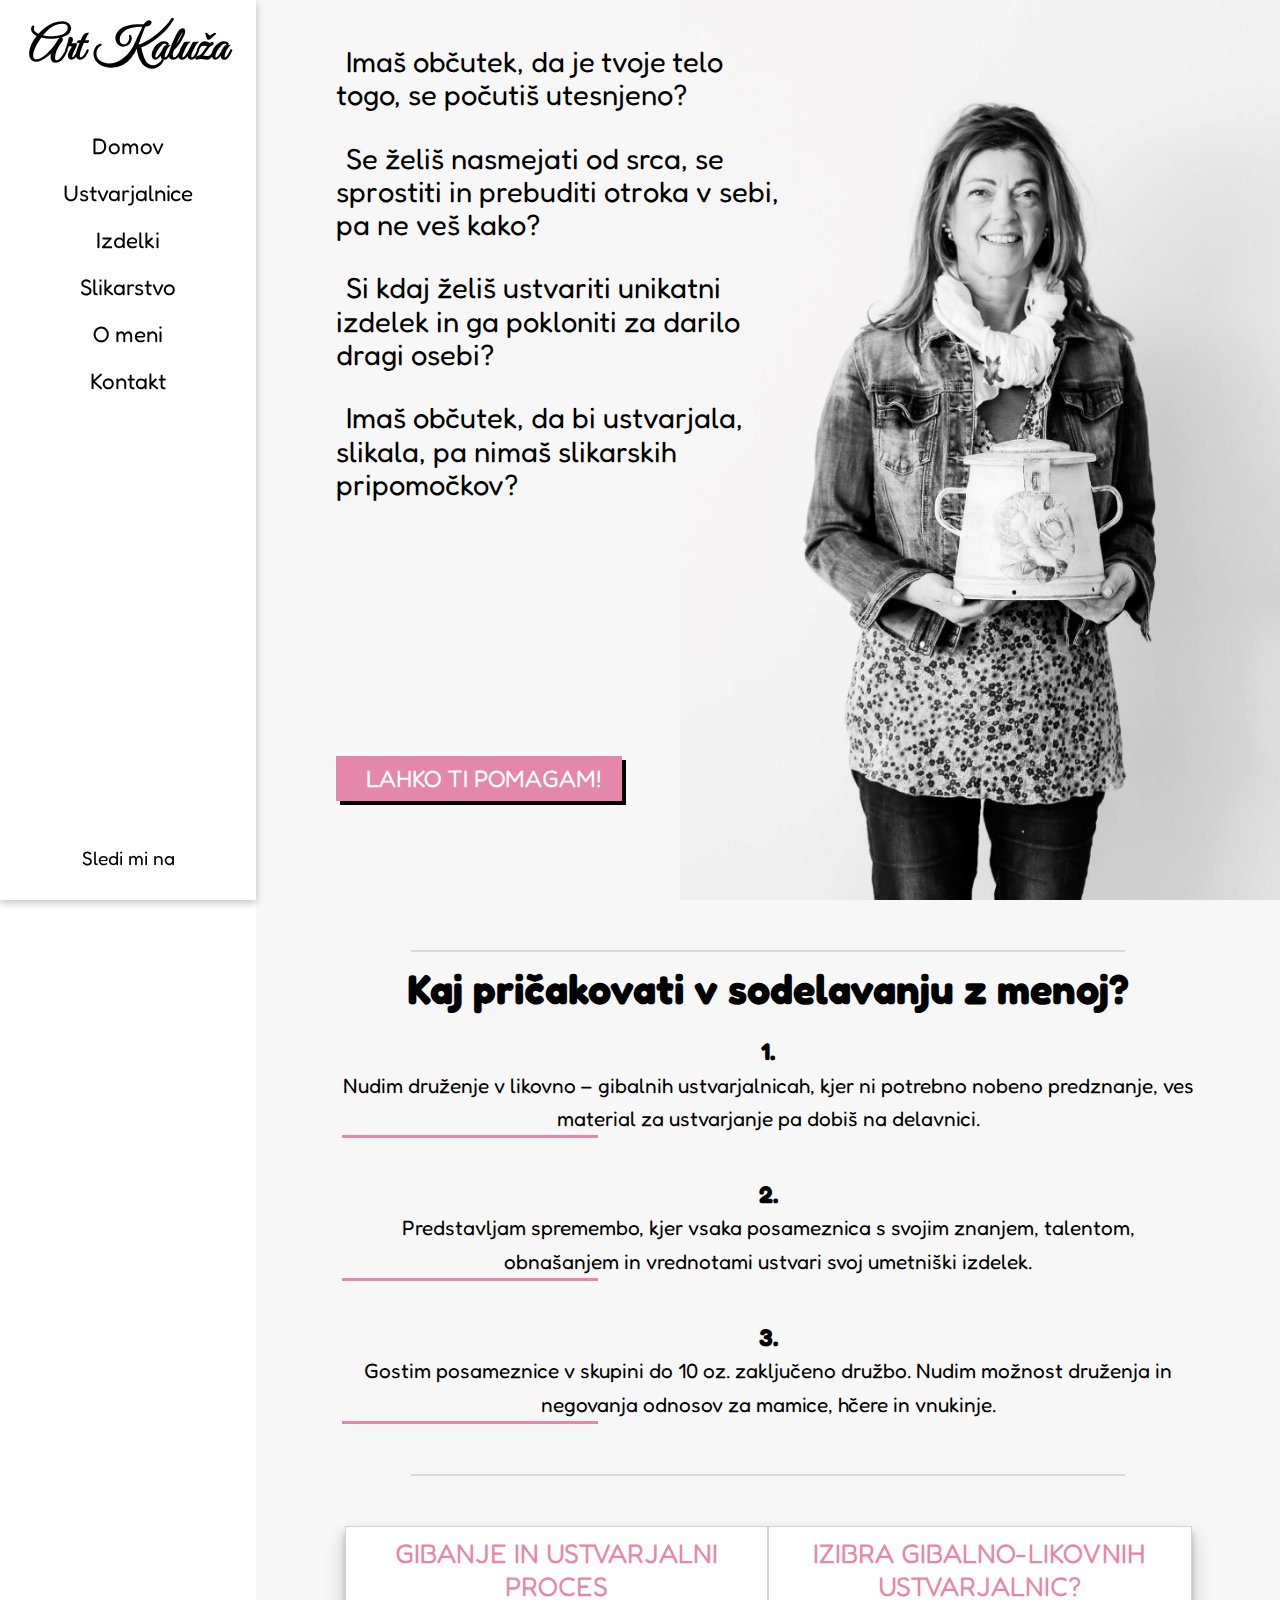
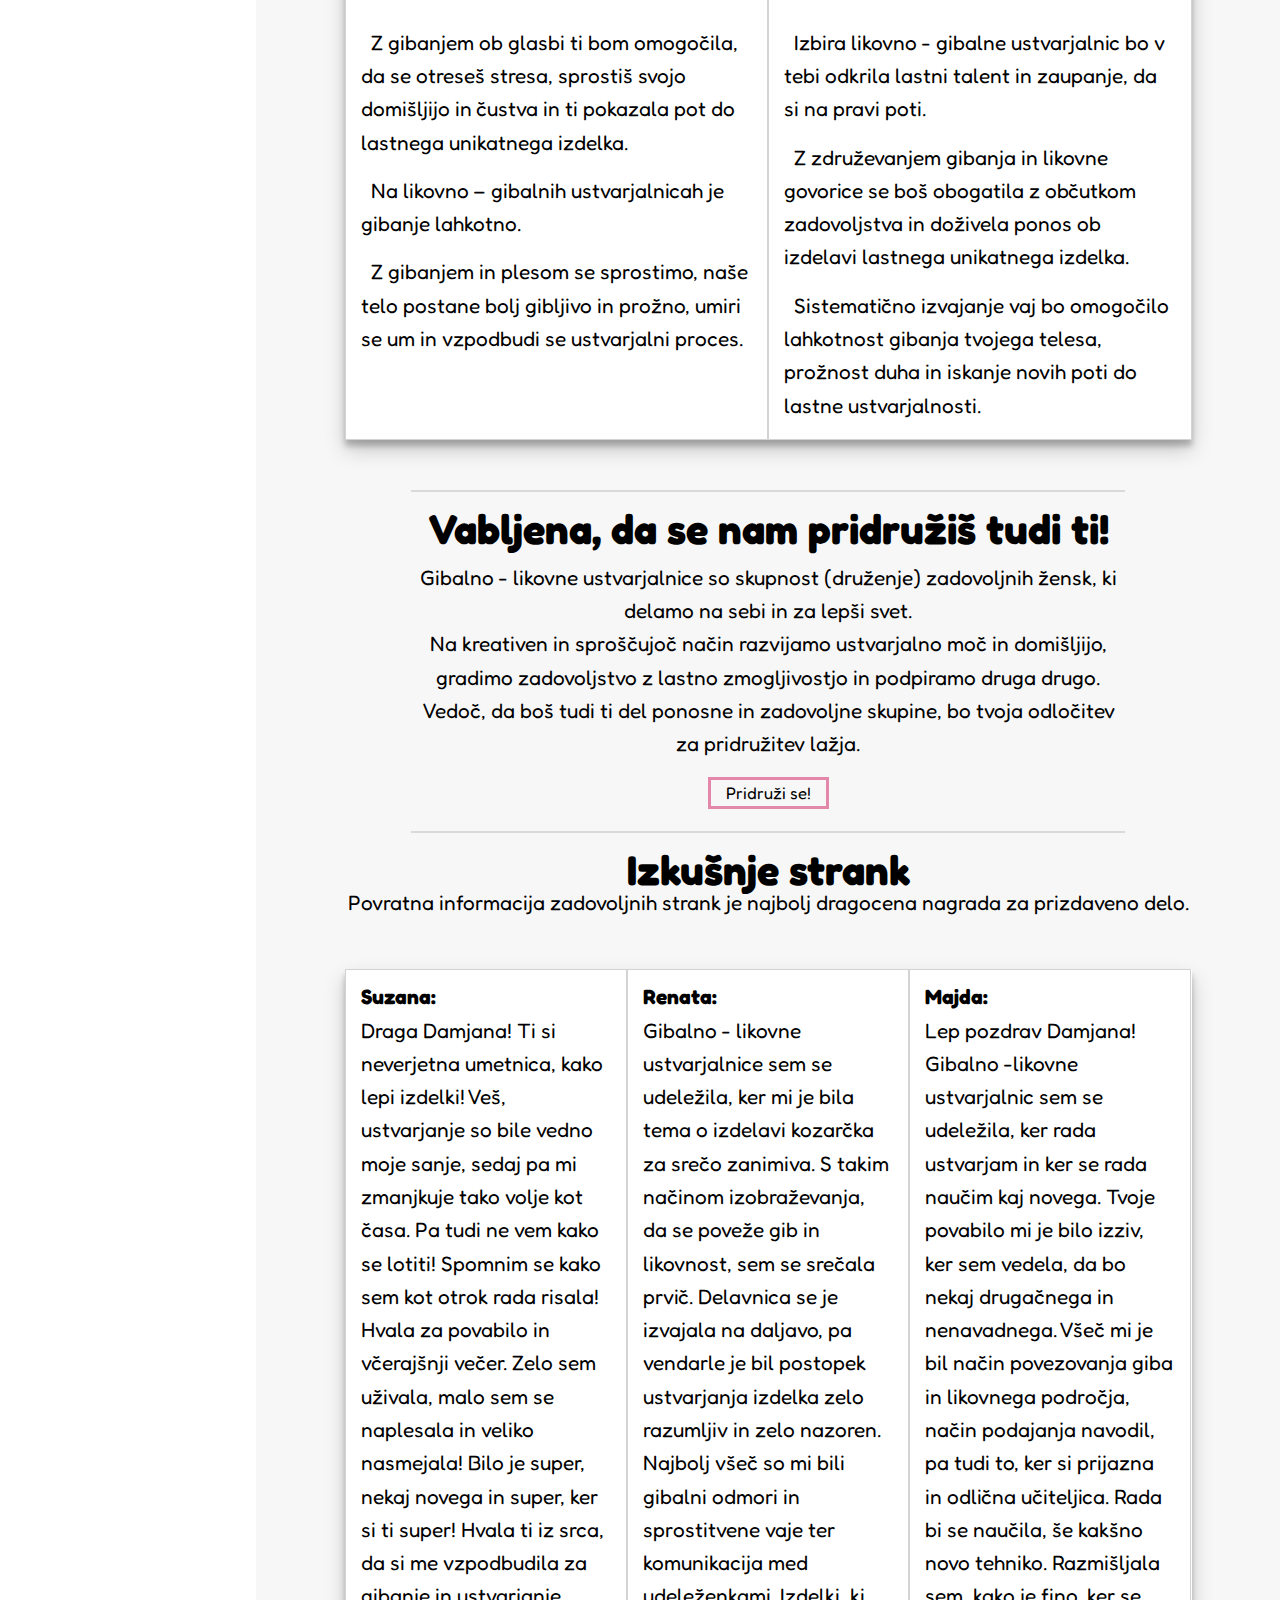
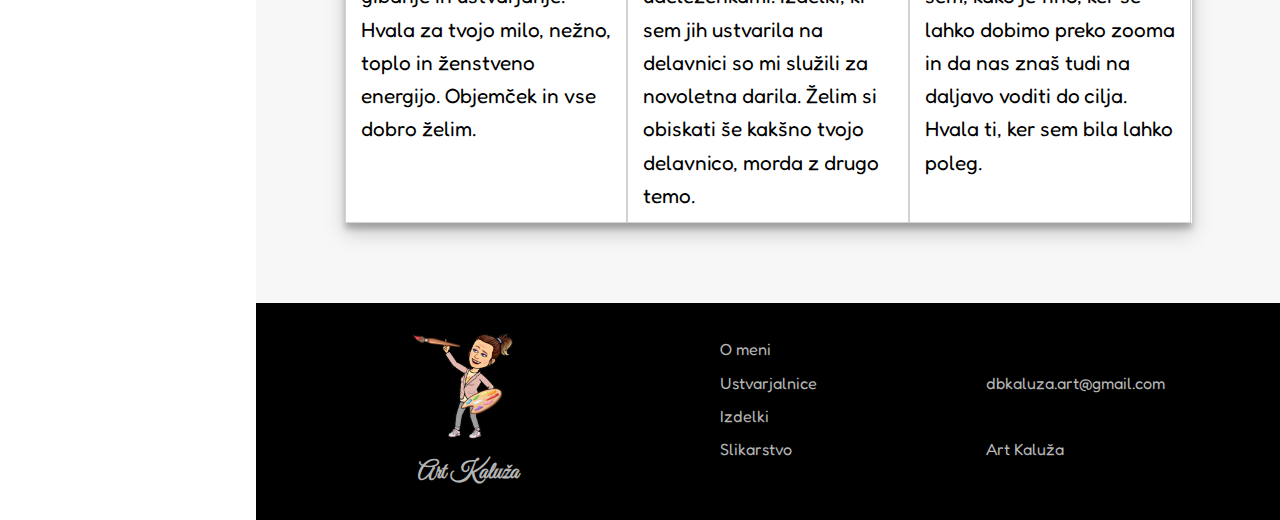
<file: index.html>
<!DOCTYPE html>
<html lang="en">
<head>
    <meta charset="UTF-8">
    <title>Damjana Benigar Kaluža</title>

    <link href="https://cdn.jsdelivr.net/npm/bootstrap@5.1.3/dist/css/bootstrap.min.css" rel="stylesheet"
          integrity="sha384-1BmE4kWBq78iYhFldvKuhfTAU6auU8tT94WrHftjDbrCEXSU1oBoqyl2QvZ6jIW3" crossorigin="anonymous">

    <link rel="stylesheet" href="https://use.fontawesome.com/releases/v5.15.4/css/all.css"
          integrity="sha384-DyZ88mC6Up2uqS4h/KRgHuoeGwBcD4Ng9SiP4dIRy0EXTlnuz47vAwmeGwVChigm" crossorigin="anonymous">

    <meta name="viewport" content="width=device-width, initial-scale=1">

    <link href="style.css" rel="stylesheet">

    <meta name="viewport" content="width=device-width, initial-scale=1">

    <link rel="preconnect" href="https://fonts.googleapis.com">
    <link rel="preconnect" href="https://fonts.gstatic.com" crossorigin>
    <link href="https://fonts.googleapis.com/css2?family=Fredoka:wght@300;400;500&family=Great+Vibes&family=Quintessential&display=swap" rel="stylesheet">

</head>
<body>
<nav>
    <div class="nav">
        <h2 class="nav__logo">Art Kaluža</h2>
        <ul class="nav__list">
            <li>
                <a href="index.html">Domov</a>
            </li>
            <li>
                <a href="delavnice.html">Ustvarjalnice</a>
            </li>
            <li>
                <a href="likovniIzdelki.html"> Izdelki</a>
            </li>
            <li>
                <a href="slikarstvo.html">Slikarstvo</a>
            </li>
            <li>
                <a href="bio.html">O meni</a>
            </li>
            <li>
                <a href="kontakt.html" target="_blank">Kontakt</a>
            </li>

        </ul>
        <div class="nav__link">
            <h4 style="font-weight: 400; color: lightgrey"><a href="https://www.facebook.com/art.kaluza.9"
                                                              target="_blank">Sledi mi na
                <i class="fab fa-facebook"></i></a></h4>

        </div>
    </div>
</nav>

<main>
    <div class="main__nav">
        <a href="index.html"><h1>Art Kaluža</h1></a>
        <button class="bars"><i class="fas fa-bars"></i></button>
    </div>
    <div class="heroImage">
        <div class="hero__content">
            <ul>
                <li><i class="fas fa-check"></i> Imaš občutek, da je tvoje telo togo, se počutiš utesnjeno?</li>
                <li><i class="fas fa-check"></i>Se želiš nasmejati od srca, se sprostiti in prebuditi otroka v sebi, pa
                    ne veš kako?
                </li>
                <li><i class="fas fa-check"></i>Si kdaj želiš ustvariti unikatni izdelek in ga pokloniti za darilo dragi
                    osebi?
                </li>
                <li><i class="fas fa-check"></i>Imaš občutek, da bi ustvarjala, slikala, pa nimaš slikarskih
                    pripomočkov?
                </li>
            </ul>
            <h3><a href="#pomoc"><i class="fas fa-chevron-right" style="margin-right: 10px"></i>LAHKO TI POMAGAM!</a></h3>
        </div>
    </div>
    <div class="main__container" id="pomoc">
        <div class="grey__line"></div>
        <h1>Kaj pričakovati v sodelavanju z menoj?
        </h1>
        <div class="container">
            <div class="row">
                <div class="col-lg-4">
                    <h3>1.</h3>
                    <p>Nudim druženje v likovno – gibalnih ustvarjalnicah, kjer ni potrebno nobeno predznanje, ves
                        material za ustvarjanje pa dobiš na delavnici.
                    </p>
                    <div class="line"></div>
                </div>
                <div class="col-lg-4">
                    <h3>2.</h3>
                    <p>Predstavljam spremembo, kjer vsaka posameznica s svojim znanjem, talentom, obnašanjem in
                        vrednotami ustvari svoj umetniški izdelek.
                    </p>
                    <div class="line"></div>

                </div>
                <div class="col-lg-4">
                    <h3>3.</h3>
                    <p> Gostim posameznice v skupini do 10 oz. zaključeno družbo. Nudim možnost druženja in negovanja
                        odnosov za mamice, hčere in vnukinje.
                    </p>
                    <div class="line"></div>

                </div>
            </div>
        </div>

        <div class="grey__line"></div>
        <div class="subcontainer">
            <div class="subcontainer__content">
                <h2 style="text-align: center">GIBANJE IN USTVARJALNI PROCES</h2>
                <ul>
                    <li><i class="fas fa-check"></i>Z gibanjem ob glasbi ti bom omogočila, da se otreseš stresa,
                        sprostiš svojo domišljijo in čustva in ti pokazala pot do lastnega unikatnega izdelka.
                    </li>
                    <li><i class="fas fa-check"></i>Na likovno – gibalnih ustvarjalnicah je gibanje lahkotno.</li>
                    <li><i class="fas fa-check"></i>Z gibanjem in plesom se sprostimo, naše telo postane bolj gibljivo
                        in prožno, umiri se um in vzpodbudi se ustvarjalni proces.
                    </li>
                </ul>
            </div>
            <div class="subcontainer__content">
                <h2 style="text-align: center">IZIBRA GIBALNO-LIKOVNIH USTVARJALNIC?
                </h2>
                <ul>
                    <li><i class="fas fa-check"></i>Izbira likovno - gibalne ustvarjalnic bo v tebi odkrila lastni
                        talent in zaupanje, da si na pravi poti.
                    </li>
                    <li><i class="fas fa-check"></i>Z združevanjem gibanja in likovne govorice se boš obogatila z
                        občutkom zadovoljstva in doživela ponos ob izdelavi lastnega unikatnega izdelka.
                    </li>
                    <li><i class="fas fa-check"></i>Sistematično izvajanje vaj bo omogočilo lahkotnost gibanja tvojega
                        telesa, prožnost duha in iskanje novih poti do lastne ustvarjalnosti.
                    </li>
                </ul>
            </div>

        </div>
        <div class="grey__line"></div>
        <h1>Vabljena, da se nam pridružiš tudi ti!
        </h1>
        <ul style="max-width: 700px; margin: 15px auto">
            <li>Gibalno - likovne ustvarjalnice so skupnost (druženje) zadovoljnih žensk, ki delamo na sebi in za lepši
                svet.
            </li>
            <i class="fas fa-long-arrow-alt-down"></i>
            <li>Na kreativen in sproščujoč način razvijamo ustvarjalno moč in domišljijo, gradimo zadovoljstvo z lastno
                zmogljivostjo in podpiramo druga drugo.
            </li>
            <i class="fas fa-long-arrow-alt-down"></i>
            <li>Vedoč, da boš tudi ti del ponosne in zadovoljne skupine, bo tvoja odločitev za pridružitev lažja.
            </li>
        </ul>
        <a class="btn" style="width: fit-content; padding: 3px 15px" href="delavnice.html">Pridruži se!</a>
        <div class="grey__line"></div>
        <h1>Izkušnje strank</h1>
        <p>Povratna informacija zadovoljnih strank je najbolj dragocena nagrada za prizdaveno delo. </p>
        <div class="subcontainer">
            <div class="subcontainer__content">
                <i class="fas fa-star"></i>
                <i class="fas fa-star"></i>
                <i class="fas fa-star"></i>
                <i class="fas fa-star"></i>
                <i class="fas fa-star"></i>
                <h4>Suzana: </h4>
                <p>Draga Damjana! Ti si neverjetna umetnica, kako lepi izdelki! Veš, ustvarjanje so bile vedno moje
                    sanje, sedaj pa mi zmanjkuje tako volje kot časa. Pa tudi ne vem kako se lotiti! Spomnim se kako sem
                    kot otrok rada risala! Hvala za povabilo in včerajšnji večer. Zelo sem uživala, malo sem se
                    naplesala in veliko nasmejala! Bilo je super, nekaj novega in super, ker si ti super! Hvala ti iz
                    srca, da si me vzpodbudila za gibanje in ustvarjanje. Hvala za tvojo milo, nežno, toplo in ženstveno
                    energijo. Objemček in vse dobro želim. </p>
            </div>
            <div class="subcontainer__content">
                <i class="fas fa-star"></i>
                <i class="fas fa-star"></i>
                <i class="fas fa-star"></i>
                <i class="fas fa-star"></i>
                <h4>Renata: </h4>
                <p>Gibalno - likovne ustvarjalnice sem se udeležila, ker mi je bila tema o izdelavi kozarčka za srečo
                    zanimiva. S takim načinom izobraževanja, da se poveže gib in likovnost, sem se srečala prvič.
                    Delavnica se je izvajala na daljavo, pa vendarle je bil postopek ustvarjanja izdelka zelo razumljiv
                    in zelo nazoren. Najbolj všeč so mi bili gibalni odmori in sprostitvene vaje ter komunikacija med
                    udeleženkami. Izdelki, ki sem jih ustvarila na delavnici so mi služili za novoletna darila. Želim si
                    obiskati še kakšno tvojo delavnico, morda z drugo temo.
                </p>
            </div>
            <div class="subcontainer__content">
                <i class="fas fa-star"></i>
                <i class="fas fa-star"></i>
                <i class="fas fa-star"></i>
                <i class="fas fa-star"></i>
                <i class="fas fa-star"></i>
                <h4>Majda: </h4>
                <p>Lep pozdrav Damjana! Gibalno -likovne ustvarjalnic sem se udeležila, ker rada ustvarjam in ker se
                    rada naučim kaj novega. Tvoje povabilo mi je bilo izziv, ker sem vedela, da bo nekaj drugačnega in
                    nenavadnega. Všeč mi je bil način povezovanja giba in likovnega področja, način podajanja navodil,
                    pa tudi to, ker si prijazna in odlična učiteljica. Rada bi se naučila, še kakšno novo tehniko.
                    Razmišljala sem, kako je fino, ker se lahko dobimo preko zooma in da nas znaš tudi na daljavo voditi
                    do cilja. Hvala ti, ker sem bila lahko poleg.
                </p>
            </div>
        </div>
    </div>

    <div class="footer">
        <div class="container">
            <div class="row">
                <div class="col-4">
                    <img src="media/bitMoji.png">
                    <h3 >Art Kaluža</h3>
                </div>
                <div class="col-4">
                    <ul>
                        <li><a style="color: rgba(180, 180,180, 1);" href="bio.html">O meni</a></li>
                        <li><a style="color: rgba(180, 180,180, 1);" href="delavnice.html">Ustvarjalnice</a></li>
                        <li><a style="color: rgba(180, 180,180, 1);" href="likovniIzdelki.html">Izdelki</a></li>
                        <li><a style="color: rgba(180, 180,180, 1);" href="slikarstvo.html">Slikarstvo</a></li>
                    </ul>
                </div>
                <div class="col-4">
                    <ul>
                        <li><i class="fas fa-envelope"></i><br> dbkaluza.art@gmail.com
                        </li>
                        <li><i class="fab fa-facebook"></i><br> Art Kaluža</li>
                    </ul>
                </div>
            </div>
        </div>
    </div>

</main>



<script src="main.js"></script>
<script src="https://cdn.jsdelivr.net/npm/@popperjs/core@2.10.2/dist/umd/popper.min.js"
        integrity="sha384-7+zCNj/IqJ95wo16oMtfsKbZ9ccEh31eOz1HGyDuCQ6wgnyJNSYdrPa03rtR1zdB"
        crossorigin="anonymous"></script>
<script src="https://cdn.jsdelivr.net/npm/bootstrap@5.1.3/dist/js/bootstrap.min.js"
        integrity="sha384-QJHtvGhmr9XOIpI6YVutG+2QOK9T+ZnN4kzFN1RtK3zEFEIsxhlmWl5/YESvpZ13"
        crossorigin="anonymous"></script>
</body>
</html>
</file>
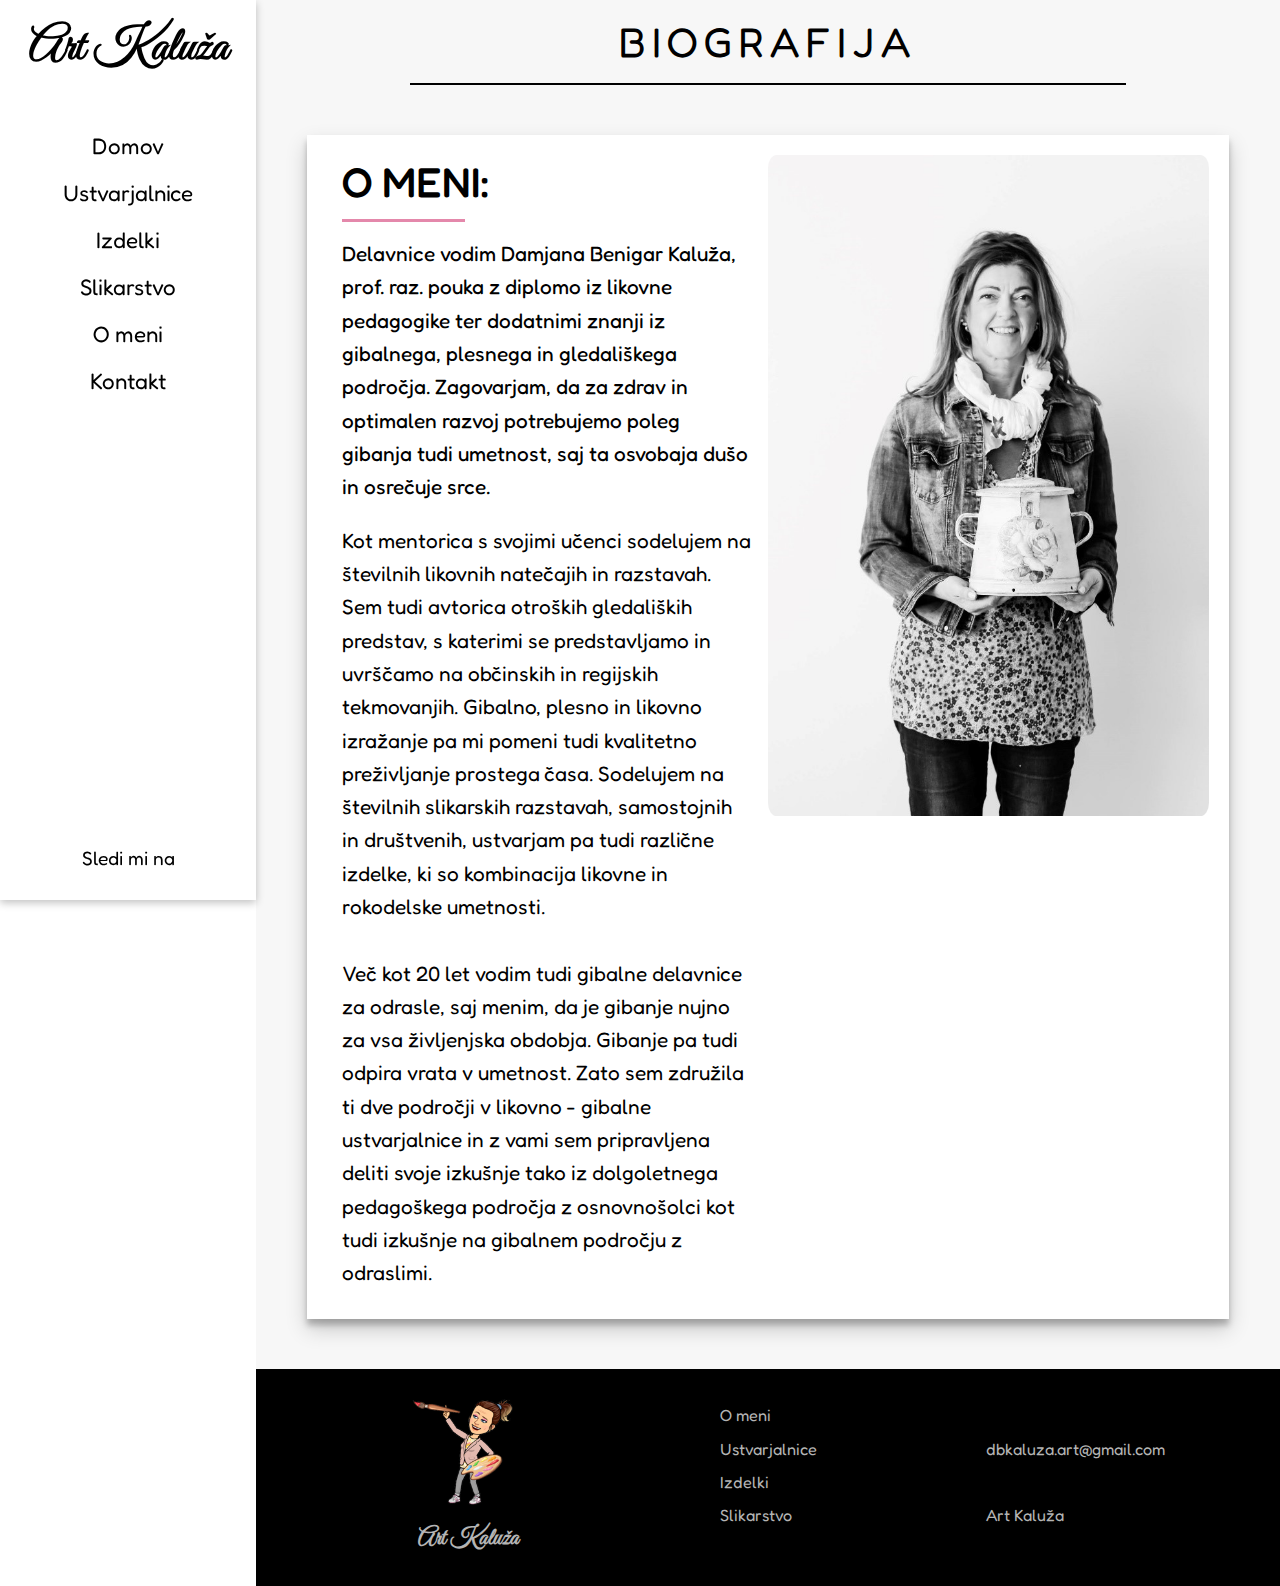
<file: bio.html>
<!DOCTYPE html>
<html lang="en">
<head>
    <meta charset="UTF-8">
    <title>Biografija Damjane Benigar</title>
    <link href="https://cdn.jsdelivr.net/npm/bootstrap@5.1.3/dist/css/bootstrap.min.css" rel="stylesheet"
          integrity="sha384-1BmE4kWBq78iYhFldvKuhfTAU6auU8tT94WrHftjDbrCEXSU1oBoqyl2QvZ6jIW3" crossorigin="anonymous">

    <link rel="stylesheet" href="https://use.fontawesome.com/releases/v5.15.4/css/all.css"
          integrity="sha384-DyZ88mC6Up2uqS4h/KRgHuoeGwBcD4Ng9SiP4dIRy0EXTlnuz47vAwmeGwVChigm" crossorigin="anonymous">

    <link href="style.css" rel="stylesheet">

    <meta name="viewport" content="width=device-width, initial-scale=1">


    <link rel="preconnect" href="https://fonts.googleapis.com">
    <link rel="preconnect" href="https://fonts.gstatic.com" crossorigin>
    <link href="https://fonts.googleapis.com/css2?family=Fredoka:wght@300;400;500&family=Great+Vibes&family=Quintessential&display=swap" rel="stylesheet">

</head>
<body>
<nav>
    <div class="nav">
        <h2 class="nav__logo">Art Kaluža</h2>
        <ul class="nav__list">
            <li>
                <a href="index.html">Domov</a>
            </li>
            <li>
                <a href="delavnice.html">Ustvarjalnice</a>
            </li>
            <li>
                <a href="likovniIzdelki.html">Izdelki</a>
            </li>
            <li>
                <a href="slikarstvo.html">Slikarstvo</a>
            </li>
            <li>
                <a href="bio.html">O meni</a>
            </li>
            <li>
                <a href="kontakt.html" >Kontakt</a>
            </li>

        </ul>
        <div class="nav__link">
            <h4 style="font-weight: 400; color: lightgrey"><a href="https://www.facebook.com/art.kaluza.9" target="_blank">Sledi mi na
                <i class="fab fa-facebook"></i></a></h4>

        </div>
    </div>
</nav>

<main>
    <div class="main__nav">
        <a href="index.html"><h1>Art Kaluža</h1></a>
        <button class="bars"><i class="fas fa-bars"></i></button>
    </div>
    <h2 id="h2" style=" color: black; background-color: transparent;border-bottom: 2px black solid; width: 70%; text-align: center; font-size: 2em; padding: 25px; letter-spacing: 6px ; margin: 0 auto">BIOGRAFIJA</h2>
    <div style=" padding: 20px; max-width: 1200px; width: 90%"
 class="subcontainer">

        <div style=" border: none" class="subcontainer__content">
            <h1 style="font-weight: 500;  margin-bottom: 5%;">O MENI:</h1>
            <div style="margin-bottom: 15px" class="line"></div>
            <h4 style="font-weight: 430; margin-bottom: 5%">Delavnice vodim Damjana Benigar Kaluža, prof. raz. pouka z diplomo iz likovne pedagogike ter
                dodatnimi znanji iz gibalnega, plesnega in gledališkega področja. Zagovarjam, da za zdrav in
                optimalen razvoj potrebujemo poleg gibanja tudi umetnost, saj ta osvobaja dušo in osrečuje srce.</h4>
            <p >Kot
                mentorica s svojimi učenci sodelujem na številnih likovnih natečajih in razstavah. Sem tudi avtorica
                otroških gledaliških predstav, s katerimi se predstavljamo in uvrščamo na občinskih in regijskih
                tekmovanjih. Gibalno, plesno in likovno izražanje pa mi pomeni tudi kvalitetno preživljanje prostega
                časa. Sodelujem na številnih slikarskih razstavah, samostojnih in društvenih, ustvarjam pa tudi
                različne izdelke, ki so kombinacija likovne in rokodelske umetnosti.<br><br>  Več kot 20 let vodim tudi
                gibalne delavnice za odrasle, saj menim, da je gibanje nujno za vsa življenjska obdobja. Gibanje pa
                tudi odpira vrata v umetnost. Zato sem združila ti dve področji v likovno - gibalne ustvarjalnice in
                z vami sem pripravljena deliti svoje izkušnje tako iz dolgoletnega pedagoškega področja z
                osnovnošolci kot tudi izkušnje na gibalnem področju z odraslimi.
            </p>
        </div>
        <div style="padding: 0 ; border: none" class="subcontainer__content">
            <img style="width: 100%; border-radius: 2% " src="media/naslovnaSLika.jpg" alt="naslovna slika">
        </div>
    </div>
    <div class="footer">
        <div class="container">
            <div class="row">
                <div class="col-4">
                    <img src="media/bitMoji.png">
                    <h3 >Art Kaluža</h3>
                </div>
                <div class="col-4">
                    <ul>
                        <li><a style="color: rgba(180, 180,180, 1);" href="bio.html">O meni</a></li>
                        <li><a style="color: rgba(180, 180,180, 1);" href="delavnice.html">Ustvarjalnice</a></li>
                        <li><a style="color: rgba(180, 180,180, 1);" href="likovniIzdelki.html">Izdelki</a></li>
                        <li><a style="color: rgba(180, 180,180, 1);" href="slikarstvo.html">Slikarstvo</a></li>
                    </ul>
                </div>
                <div class="col-4">
                    <ul>
                        <li><i class="fas fa-envelope"></i><br> dbkaluza.art@gmail.com
                        </li>
                        <li><i class="fab fa-facebook"></i><br> Art Kaluža</li>
                    </ul>
                </div>
            </div>
        </div>
    </div>


</main>


<script src="main.js"></script>
<script src="https://cdn.jsdelivr.net/npm/@popperjs/core@2.10.2/dist/umd/popper.min.js"
        integrity="sha384-7+zCNj/IqJ95wo16oMtfsKbZ9ccEh31eOz1HGyDuCQ6wgnyJNSYdrPa03rtR1zdB"
        crossorigin="anonymous"></script>
<script src="https://cdn.jsdelivr.net/npm/bootstrap@5.1.3/dist/js/bootstrap.min.js"
        integrity="sha384-QJHtvGhmr9XOIpI6YVutG+2QOK9T+ZnN4kzFN1RtK3zEFEIsxhlmWl5/YESvpZ13"
        crossorigin="anonymous"></script>
</body>
</html>
</file>
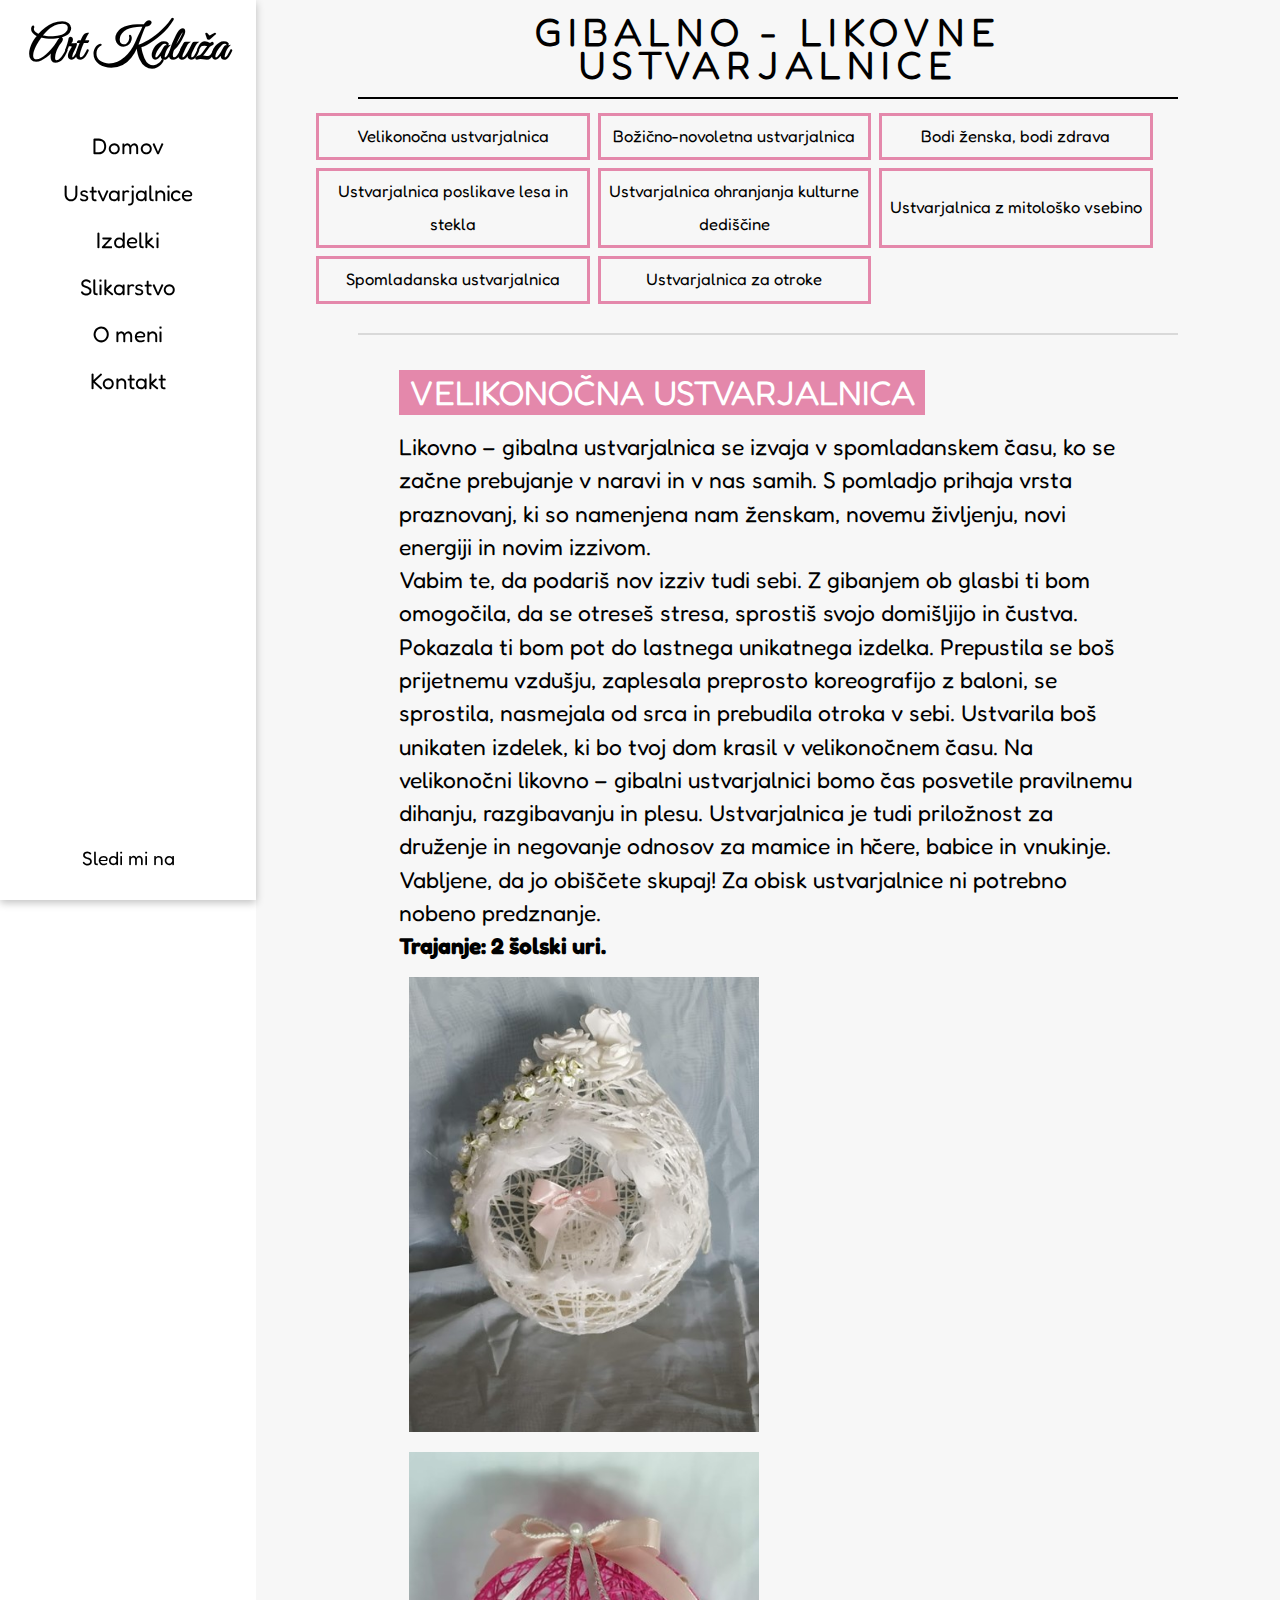
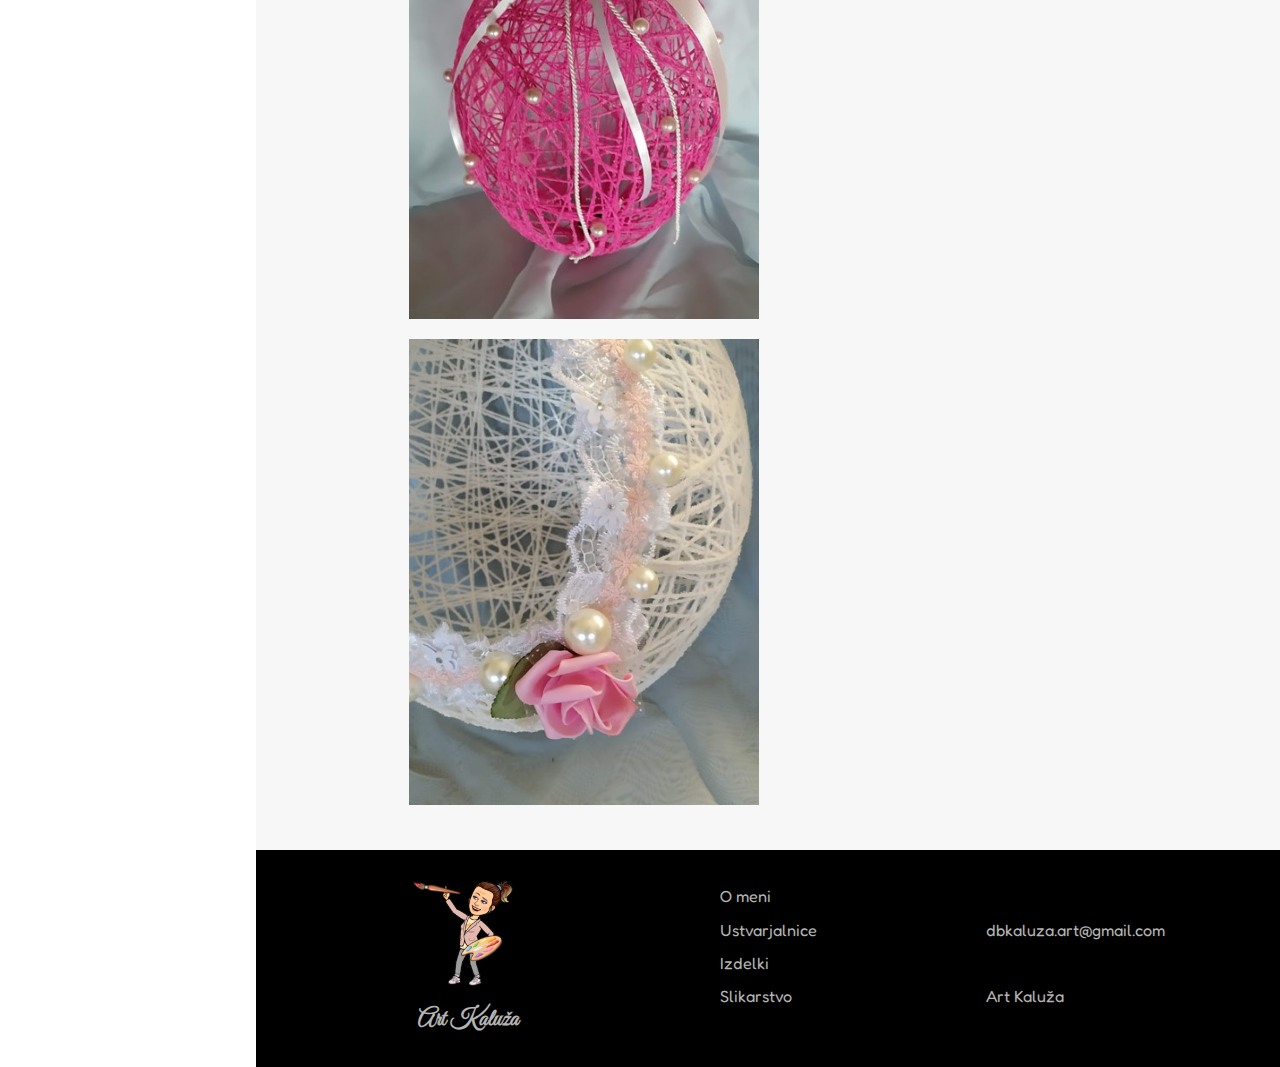
<file: delavnice.html>
<!DOCTYPE html>
<html lang="en">
<head>
    <meta charset="UTF-8">
    <title>Ustvarjalnice likovnih izdelkov z druženjem in vzpostavljanjem odnosov</title>

    <link href="https://cdn.jsdelivr.net/npm/bootstrap@5.1.3/dist/css/bootstrap.min.css" rel="stylesheet"
          integrity="sha384-1BmE4kWBq78iYhFldvKuhfTAU6auU8tT94WrHftjDbrCEXSU1oBoqyl2QvZ6jIW3" crossorigin="anonymous">

    <link rel="stylesheet" href="https://use.fontawesome.com/releases/v5.15.4/css/all.css"
          integrity="sha384-DyZ88mC6Up2uqS4h/KRgHuoeGwBcD4Ng9SiP4dIRy0EXTlnuz47vAwmeGwVChigm" crossorigin="anonymous">

    <link href="style.css" rel="stylesheet">

    <meta name="viewport" content="width=device-width, initial-scale=1">


    <link rel="preconnect" href="https://fonts.googleapis.com">
    <link rel="preconnect" href="https://fonts.gstatic.com" crossorigin>
    <link href="https://fonts.googleapis.com/css2?family=Fredoka:wght@300;400;500&family=Great+Vibes&family=Quintessential&display=swap"
          rel="stylesheet">


</head>
<body>
<nav>
    <div class="nav">
        <h2 class="nav__logo">Art Kaluža</h2>
        <ul class="nav__list">
            <li>
                <a href="index.html">Domov</a>
            </li>
            <li>
                <a href="delavnice.html">Ustvarjalnice</a>
            </li>
            <li>
                <a href="likovniIzdelki.html">Izdelki</a>
            </li>
            <li>
                <a href="slikarstvo.html">Slikarstvo</a>
            </li>
            <li>
                <a href="bio.html">O meni</a>
            </li>
            <li>
                <a href="kontakt.html">Kontakt</a>
            </li>

        </ul>
        <div class="nav__link">
            <h4 style="font-weight: 400; color: lightgrey"><a href="https://www.facebook.com/art.kaluza.9"
                                                              target="_blank">Sledi mi na
                <i class="fab fa-facebook"></i></a></h4>

        </div>
    </div>
</nav>

<main>
    <div class="main__nav">
        <a href="index.html"><h1>Art Kaluža</h1></a>
        <button class="bars"><i class="fas fa-bars"></i></button>
    </div>
    <h2 id="h2"
        style=" color: black; background-color: transparent;border-bottom: 2px black solid; width: 80%; text-align: center; font-size: 1.9em; padding: 15px; letter-spacing: 6px ; margin: 0 auto">
        GIBALNO - LIKOVNE USTVARJALNICE </h2>
    <div class="delavnice__btns">
        <button data-id="velikonocna" class="btn ">Velikonočna ustvarjalnica</button>
        <button data-id="bozicna" class="btn ">Božično-novoletna ustvarjalnica</button>
        <button data-id="zdravazenska" class="btn ">Bodi ženska, bodi zdrava</button>
        <button data-id="les" class="btn ">Ustvarjalnica poslikave lesa in stekla</button>
        <button data-id="kulturna" class="btn ">Ustvarjalnica ohranjanja kulturne dediščine</button>
        <button data-id="mitoloska" class="btn ">Ustvarjalnica z mitološko vsebino</button>
        <button data-id="spomladanska" class="btn ">Spomladanska ustvarjalnica</button>
        <button data-id="otroci" class="btn ">Ustvarjalnica za otroke</button>

    </div>
    <div class="grey__line"></div>
    <div class="delavnica__content velikonocna">
        <h2>VELIKONOČNA USTVARJALNICA</h2>
        <p>Likovno – gibalna ustvarjalnica se izvaja v spomladanskem času, ko se začne prebujanje v naravi in v nas
            samih. S pomladjo prihaja vrsta praznovanj, ki so namenjena nam ženskam, novemu življenju, novi energiji in
            novim izzivom. </p>

        <p>Vabim te, da podariš nov izziv tudi sebi. Z gibanjem ob glasbi ti bom omogočila, da se otreseš stresa,
            sprostiš svojo domišljijo in čustva. Pokazala ti bom pot do lastnega unikatnega izdelka. Prepustila se boš
            prijetnemu vzdušju, zaplesala preprosto koreografijo z baloni, se sprostila, nasmejala od srca in prebudila
            otroka v sebi. Ustvarila boš unikaten izdelek, ki bo tvoj dom krasil v velikonočnem času. Na velikonočni
            likovno – gibalni ustvarjalnici bomo čas posvetile pravilnemu dihanju, razgibavanju in plesu. Ustvarjalnica
            je tudi priložnost za druženje in negovanje odnosov za mamice in hčere, babice in vnukinje. Vabljene, da jo
            obiščete skupaj! Za obisk ustvarjalnice ni potrebno nobeno predznanje.</p>
        <h4> Trajanje: 2 šolski
            uri.</h4>
        <div class="delavnica__galerija">
            <div class="delavnica_img_wraper"><img src="media/velikonocna/Slika1.jpg"></div>
            <div class="delavnica_img_wraper"><img src="media/velikonocna/Slika2.jpg"></div>
            <div class="delavnica_img_wraper"><img src="media/velikonocna/Slika3.jpg"></div>
        </div>

    </div>
    <div class="delavnica__content bozicna">
        <h2>BOŽIČNO - NOVOLETNA USTVARJALNICA</h2>
        <p>Likovno – gibalna ustvarjalnica se izvaja v času obdarovanj, lepih misli in dobrih želja. Kaj podariti osebi,
            ki jo ceniš, spoštuješ in jo imaš rada? Osebi, ki si ji hvaležna? Podari ji nekaj, kar boš izdelala sama.
            Kar bodo ustvarile tvoje roke in bo podarjeno iz srca. </p>
        <p>S svojim znanjem, talentom, obnašanjem in vrednotami boš ustvarila svoj umetniški izdelek. Kozarček za dobre
            želje bo primeren za okrasitev doma ali kot božično – novoletno darilo. Ustvarjalnica je tudi priložnost za
            druženje in negovanje odnosov za mamice in hčere, babice in vnukinje. Vabljene, da jo obiščete skupaj! Za
            obisk ustvarjalnice ni potrebno nobeno predznanje.</p>
        <h4> Trajanje: 2 šolski
            uri.</h4>
        <div class="delavnica__galerija">
            <div class="delavnica_img_wraper"><img src="media/bozicno-novoletna/Slika2.jpg"></div>
            <div class="delavnica_img_wraper"><img src="media/bozicno-novoletna/Slika3.jpg"></div>
            <div class="delavnica_img_wraper"><img src="media/bozicno-novoletna/Slika1.jpg"></div>

        </div>

    </div>
    <div class="delavnica__content zdravazenska">
        <h2>BODI ŽENSKA, BODI ZDRAVA</h2>
        <p>Likovno – gibalna ustvarjalnica se izvaja skozi celo leto. Sistematično izvajanje vaj bo omogočilo lahkotnost
            gibanja tvojega telesa, prožnost duha in iskanje novih poti do lastne ustvarjalnosti. Z združevanjem gibanja
            in likovne govorice se boš obogatila z občutkom zadovoljstva in doživela ponos ob izdelavi lastnega
            unikatnega izdelka. </p>

        <p>Likovno – gibalne ustvarjalnice so skupnost in druženje zadovoljnih žensk, ki delamo na sebi in za lepši
            svet, ozaveščamo se o pomenu zdravja tudi preko vaj za pravilno dihanje in utrjevanje medeničnega dna.
            Izbira gibalno – likovnih ustvarjalnic bo v tebi odkrila lastni talent in zaupanje, da si na pravi poti. S
            pomočjo gibanja in ustvarjalne likovne naloge pa boš lahko raziskovala, se zavedala lastnih potencialov in
            bolje spoznala sebe in odnose v skupini. Preko gibanja boš spoznala črtno govorico in z barvami izrazila
            svoje čutenje. Za obisk ustvarjalnice ni potrebno nobeno predznanje.</p>
        <h4> Trajanje: 2 šolski
            uri.</h4>
        <div class="delavnica__galerija">
            <div class="delavnica_img_wraper"><img src="media/bodi%20zensk,%20bodi%20zdrava/Slika1.jpeg">
            </div>
        </div>
    </div>
    <div class="delavnica__content les">
        <h2>Ustvarjalnica poslikave lesa in stekla</h2>
        <p>Likovno – gibalna ustvarjalnica se izvaja skozi celo leto. V njej se boš seznanila s tehniko Decoupage in
            uporabo namenskega decoupage papirja. </p>
        <p>Odkrila boš starodavno tehniko okraševanja površin vseh vrst, ki omogoča da je izdelek odporen, obstojen in
            kot tak večen. Novim izdelkom bomo dodale pridih zgodovine, stare in že obrabljene izdelke pa bomo obnovile
            in jim dodale pridih svežine. Za obisk ustvarjalnice ni potrebno nobeno predznanje. Trajanje: 2x po dve
            šolski uri.</p>
        <div class="delavnica__galerija">
            <div class="delavnica_img_wraper"><img
                    src="media/ustvarjalnica%20poslikave%20lesa%20in%20stekla/Slika2.jpg">
            </div>
            <div class="delavnica_img_wraper"><img
                    src="media/ustvarjalnica%20poslikave%20lesa%20in%20stekla/Slika1.jpg">
            </div>
            <div class="delavnica_img_wraper"><img
                    src="media/ustvarjalnica%20poslikave%20lesa%20in%20stekla/Slika3.jpg">
            </div>
        </div>

    </div>
    <div class="delavnica__content kulturna">
        <h2>USTVARJALNICA OHRANJANJA KULTURNE DEDIŠČINE</h2>
        <p>Likovno – gibalna ustvarjalnica se izvaja skozi celo leto. Seznanila te bom z ljudsko zapuščino naših
            prednikov, ki jo bomo podrobneje spoznale skozi ples, glasbo in slikanjem na les. Na kreativen in sproščujoč
            način boš razvijala ustvarjalno moč in domišljijo. </p>
        <p>V skupini bomo gradile na zadovoljstvu z lastno zmogljivostjo in podpirale druga drugo. Vedoč, da boš tudi
            ti del ponosne in zadovoljne skupine, bo tvoja odločitev, da se nam pridružiš, lažja. Ustvarjalnica je tudi
            priložnost za druženje in negovanje odnosov za mamice in hčere, babice in vnukinje. Vabljene, da jo obiščete
            skupaj! Za obisk ustvarjalnice ni potrebno nobeno predznanje.</p>
        <h4> Trajanje: 2 šolski
            uri.</h4>
        <div class="delavnica__galerija">
            <div class="delavnica_img_wraper"><img src="media/kulturna%20dediscina/Slika1.jpg">
            </div>
            <div class="delavnica_img_wraper"><img src="media/kulturna%20dediscina/Slika2.jpg">
            </div>
            <div class="delavnica_img_wraper"><img src="media/kulturna%20dediscina/Slika3.jpg"></div>
        </div>


    </div>
    <div class="delavnica__content mitoloska">
        <h2>Ustvarjalnica z mitološko vsebino</h2>
        <p>Likovno – gibalna ustvarjalnica se izvaja skozi celo leto. Ob sproščujoči glasbi se boš umirila, z gibanjem
            pa boš zaznavala in odkrivala svoje telo, doživljala veselje in ponos ter gradila zaupanje vase. Preko
            umetnosti boš imela priložnost izražati svoja čustva, svoje dojemanje okolice in odnos do sveta. </p>
        <p>Seznanila te bom z mitološkim arhetipom ženskega lika, Belih žen z lepimi dolgimi lasmi in lahnimi prosojnimi
            oblekami. Deklic in žena, ki so se v skritih nočeh zbirale in plesale. V skupini bomo sestavile koreografijo
            in zaplesale njihov starodavni ples, obudile pa bomo tudi stare rokodelske veščine in jim dodale pridih
            sodobnosti. Za obisk delavnice ni potrebno nobeno predznanje.</p>
        <h4> Trajanje: 2 šolski
            uri.</h4>
        <div class="delavnica__galerija">
            <div class="delavnica_img_wraper"><img src="media/mitoloska/Slika1.jpeg">
            </div>
            <div class="delavnica_img_wraper"><img src="media/mitoloska/4_Bele%20žene_izdelek.JPG">
            </div>
            <div class="delavnica_img_wraper"><img src="media/mitoloska/1_ples%20beleih%20žen.JPG">
            </div>
            <div class="delavnica_img_wraper"><img src="media/mitoloska/3_pri%20delu%20bele%20žene.JPG">
            </div>

        </div>

    </div>
    <div class="delavnica__content spomladanska">
        <h2>SPOMLADANSKA USTVARJALNICA</h2>
        <p>Likovno – gibalna ustvarjalnica se izvaja v spomladanskem času. Srečanje je namenjeno ozaveščanju in pomenu
            zdravja kot tudi obiskovanju preventivnih zdravniških pregledov. Naučila te bom nekaj vaj za pravilno
            dihanje in utrjevanje medeničnega dna. Z lahkotnimi gibi in preprostimi plesnimi koraki bomo zaplesale ob
            moderni glasbi. Z gibanjem in plesom se boš sprostila, tvoje telo bo postalo bolj gibljivo in prožno, umiril
            se bo um in vzpodbudil se bo ustvarjalni proces. Iz plastične embalaže boš izdelala cvetlični lonček.
            Prepustila se boš občutkom ugodja in uživala v lastni ustvarjalnosti. </p>

        <p>Ustvarjalnica je tudi priložnost za druženje in negovanje odnosov za mamice in hčere, babice in vnukinje.
            Vabljene, da jo obiščete skupaj! Za obisk ustvarjalnice ni potrebno nobeno predznanje.</p>
        <h4> Trajanje: 2 šolski
            uri.</h4>
        <div class="delavnica__galerija">
            <div class="delavnica_img_wraper"><img src="media/spomladanska/Slika1.png">
            </div>
        </div>
    </div>
    <div class="delavnica__content otroci">
        <h2>USTVARJALNICA ZA OTROKE</h2>
        <p>Likovno - gibalna ustvarjalnica za otroke (stare 6 - 8 let) se izvaja z različnimi vsebinami skozi celo leto.
            Preko igre, gibanja, petja in plesa se najprej sprostimo in spoznamo nekatere likovne pojme. Le te povežemo
            z izvedbo likovne naloge. Slikamo s prstnimi barvami in čopiči na različne materiale in podlage.
            Ustvarjalnica je zasnovana na spodbujanju otrokove inovativnosti in kreativnosti ter spodbujanju otrokovega
            umetniškega izražanja. Otroci naj imajo na ustvarjalnici lahkotna oblačila, ki jih lahko tudi popackajo.
            Velikokrat pa ustvarjamo tudi bosi. Ob zaključku ustvarjalnice povabimo starše, da se nam pridružijo in jim
            predstavimo kaj smo počeli. </p>
        <h4>Trajanje: 2 šolski uri</h4>
        <div class="delavnica__galerija">
            <div class="delavnica_img_wraper"><img src="media/otroci/1_modra%20nogica.jpg">
            </div>
            <div class="delavnica_img_wraper"><img src="media/otroci/IMG_20220517_185604.jpg">
            </div>
            <div class="delavnica_img_wraper"><img src="media/otroci/2_rdeča%20rokica.jpg">
            </div>
            <div class="delavnica_img_wraper"><img src="media/otroci/3_umivanje.jpg">
            </div>
        </div>
    </div>

    <div class="footer">
        <div class="container">
            <div class="row">
                <div class="col-4">
                    <img src="media/bitMoji.png">
                    <h3>Art Kaluža</h3>
                </div>
                <div class="col-4">
                    <ul>
                        <li><a style="color: rgba(180, 180,180, 1);" href="bio.html">O meni</a></li>
                        <li><a style="color: rgba(180, 180,180, 1);" href="delavnice.html">Ustvarjalnice</a></li>
                        <li><a style="color: rgba(180, 180,180, 1);" href="likovniIzdelki.html">Izdelki</a></li>
                        <li><a style="color: rgba(180, 180,180, 1);" href="slikarstvo.html">Slikarstvo</a></li>
                    </ul>
                </div>
                <div class="col-4">
                    <ul>
                        <li><i class="fas fa-envelope"></i><br> dbkaluza.art@gmail.com
                        </li>
                        <li><i class="fab fa-facebook"></i><br> Art Kaluža</li>
                    </ul>
                </div>
            </div>
        </div>
    </div>

</main>


<script src="main.js"></script>
<script src="https://cdn.jsdelivr.net/npm/@popperjs/core@2.10.2/dist/umd/popper.min.js"
        integrity="sha384-7+zCNj/IqJ95wo16oMtfsKbZ9ccEh31eOz1HGyDuCQ6wgnyJNSYdrPa03rtR1zdB"
        crossorigin="anonymous"></script>
<script src="https://cdn.jsdelivr.net/npm/bootstrap@5.1.3/dist/js/bootstrap.min.js"
        integrity="sha384-QJHtvGhmr9XOIpI6YVutG+2QOK9T+ZnN4kzFN1RtK3zEFEIsxhlmWl5/YESvpZ13"
        crossorigin="anonymous"></script>
</body>
</html>
</file>
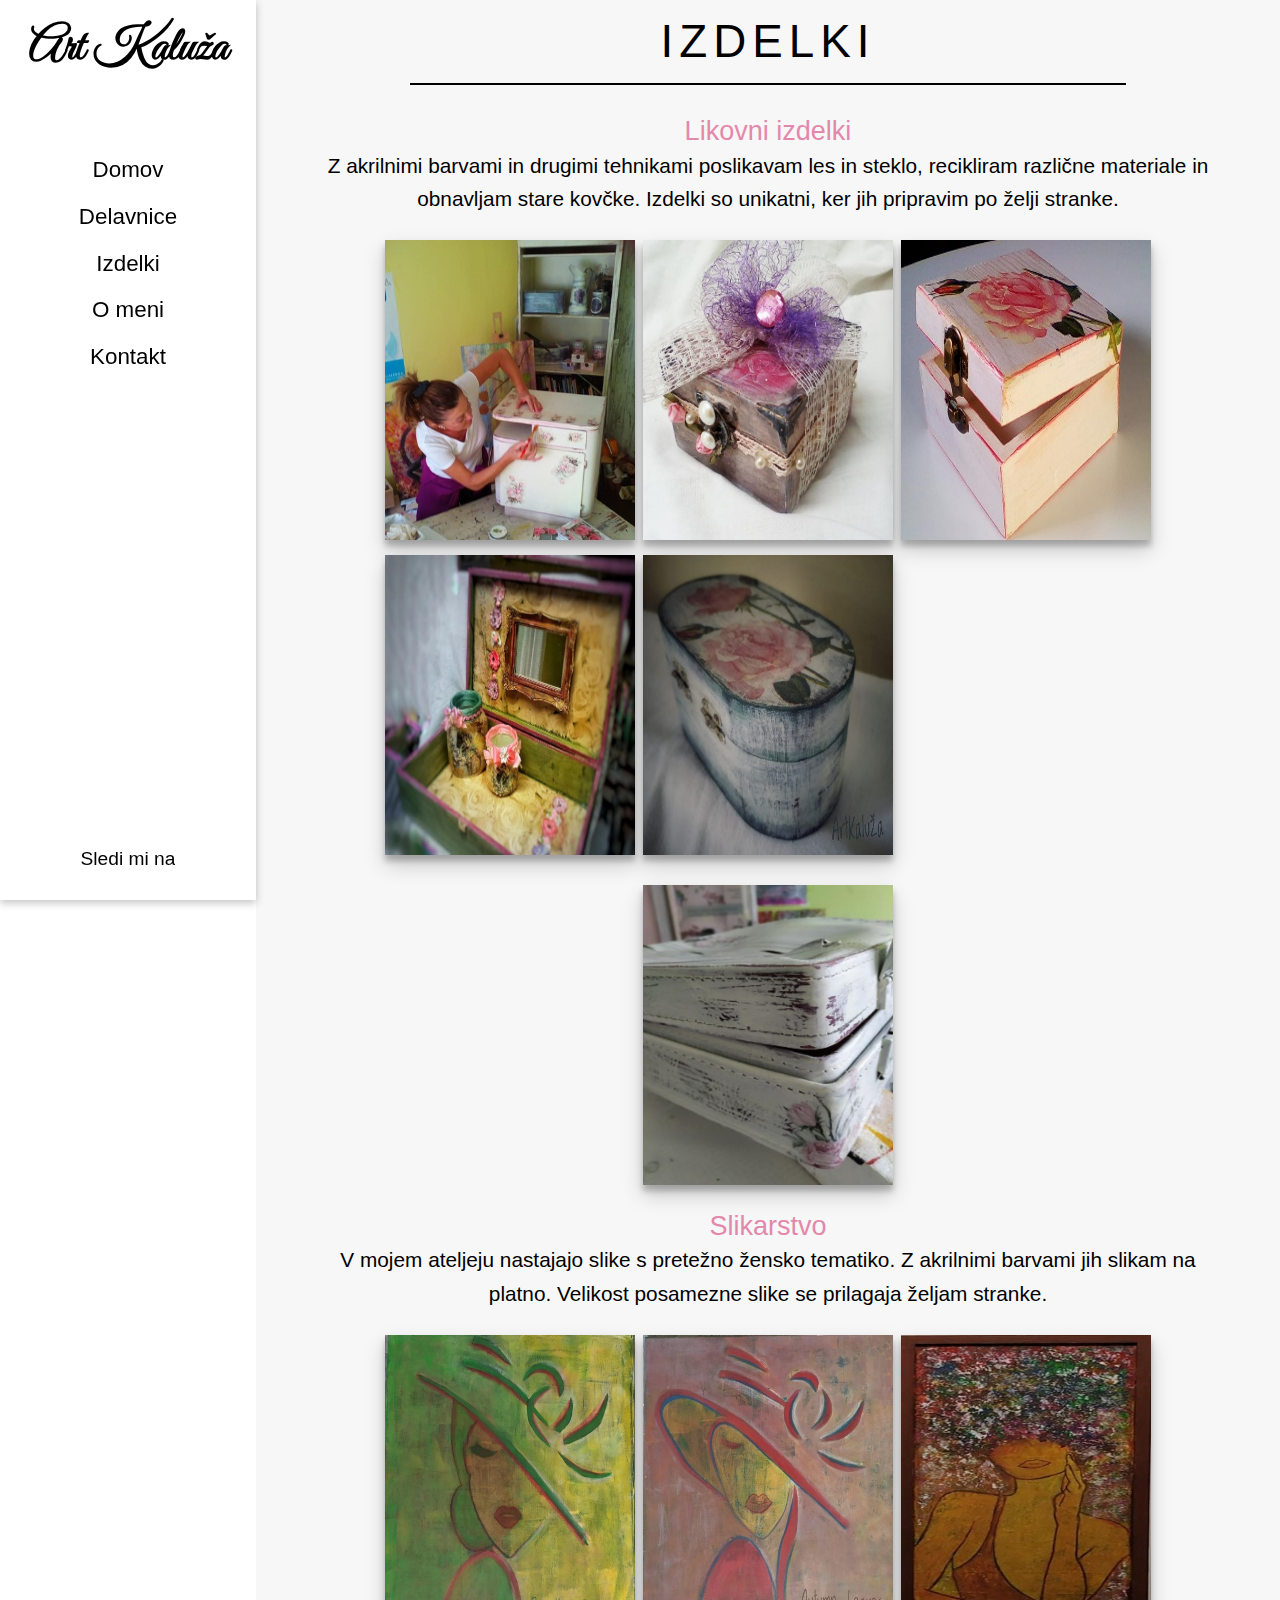
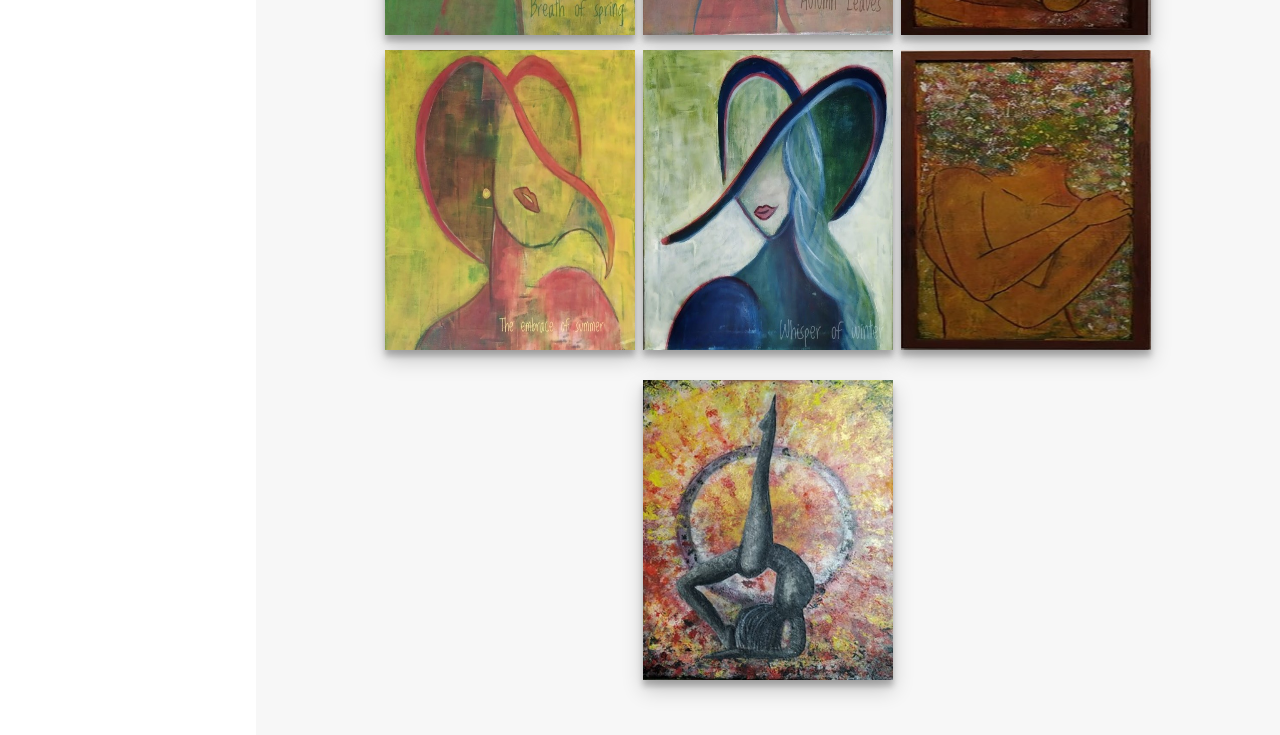
<file: izdelki.html>
<!DOCTYPE html>
<html lang="en" xmlns="http://www.w3.org/1999/html">
<head>
    <meta charset="UTF-8">
    <title>biografija</title>
    <link rel="stylesheet" href="https://use.fontawesome.com/releases/v5.15.4/css/all.css"
          integrity="sha384-DyZ88mC6Up2uqS4h/KRgHuoeGwBcD4Ng9SiP4dIRy0EXTlnuz47vAwmeGwVChigm" crossorigin="anonymous">

    <link href="style.css" rel="stylesheet">

    <meta name="viewport" content="width=device-width, initial-scale=1">

    <link rel="preconnect" href="https://fonts.googleapis.com">
    <link rel="preconnect" href="https://fonts.gstatic.com" crossorigin>
    <link href="https://fonts.googleapis.com/css2?family=Niconne&family=Roboto+Slab:wght@100;200;300;400;500&family=Great+Vibes&family=Quintessential&display=swap"
          rel="stylesheet">


</head>
<body>
<nav>
    <div class="nav">
        <h2 class="nav__logo">Art Kaluža</h2>
        <ul class="nav__list">
            <li>
                <a href="index.html">Domov</a>
            </li>
            <li>
                <a href="delavnice.html">Delavnice</a>
            </li>
            <li>
                <a href="izdelki.html">Izdelki</a>
            </li>
            <li>
                <a href="bio.html">O meni</a>
            </li>
            <li>
                <a href="kontakt.html">Kontakt</a>
            </li>

        </ul>
        <div class="nav__link">
            <h4 style="font-weight: 400; color: lightgrey"><a href="https://www.facebook.com/art.kaluza.9">Sledi mi na
                <i class="fab fa-facebook-f"></i></a></h4>

        </div>
    </div>
</nav>

<main>
    <div class="main__nav">
        <a href="index.html"><h1>Art Kaluža</h1></a>
        <button class="bars"><i class="fas fa-bars"></i></button>
    </div>
    <h2 id="h2" style=" color: black; background-color: transparent;border-bottom: 2px black solid; width: 70%; text-align: center; font-size: 2.2em; padding: 25px; letter-spacing: 6px ; margin: 0 auto">IZDELKI</h2>
    <div id="izdelki" class="main__container">
        <h2>Likovni izdelki</h2>
        <p>Z akrilnimi barvami in drugimi tehnikami poslikavam les in steklo, recikliram različne materiale in obnavljam
            stare kovčke. Izdelki so unikatni, ker jih pripravim po želji stranke.
        </p>
        <div class="row">
            <div class="column">
                <img src="media/likovni-izdelki/Slika1.jpg">
                <img src="media/likovni-izdelki/Slika2.jpg">
            </div>
            <div class="column">
                <img src="media/likovni-izdelki/Slika3.jpg">
                <img src="media/likovni-izdelki/Slika4.jpg">
            </div>
            <div class="column">
                <img src="media/likovni-izdelki/Slika5.jpg">
            </div>
            <div class="column">
                <img src="media/likovni-izdelki/Slika6.jpg">
            </div>

        </div>
        <h2>Slikarstvo</h2>
        <p>V mojem ateljeju nastajajo slike s pretežno žensko tematiko. Z akrilnimi barvami jih slikam na platno.
            Velikost posamezne slike se prilagaja željam stranke.
        </p>
        <div class="row">
            <div class="column">
                <img src="media/slikarstvo/Slika1.jpg">
                <img src="media/slikarstvo/Slika2.jpg">
            </div>
            <div class="column">
                <img src="media/slikarstvo/Slika3.jpg">
                <img src="media/slikarstvo/Slika4.jpg">
            </div>
            <div class="column">
                <img src="media/slikarstvo/Slika7.jpg">
                <img src="media/slikarstvo/Slika6.jpg">
            </div>
            <div class="column">
                <img src="media/slikarstvo/Slika5.jpg">

            </div>
        </div>
    </div>
</main>


<script src="main.js"></script>
</body>
</html>
</file>
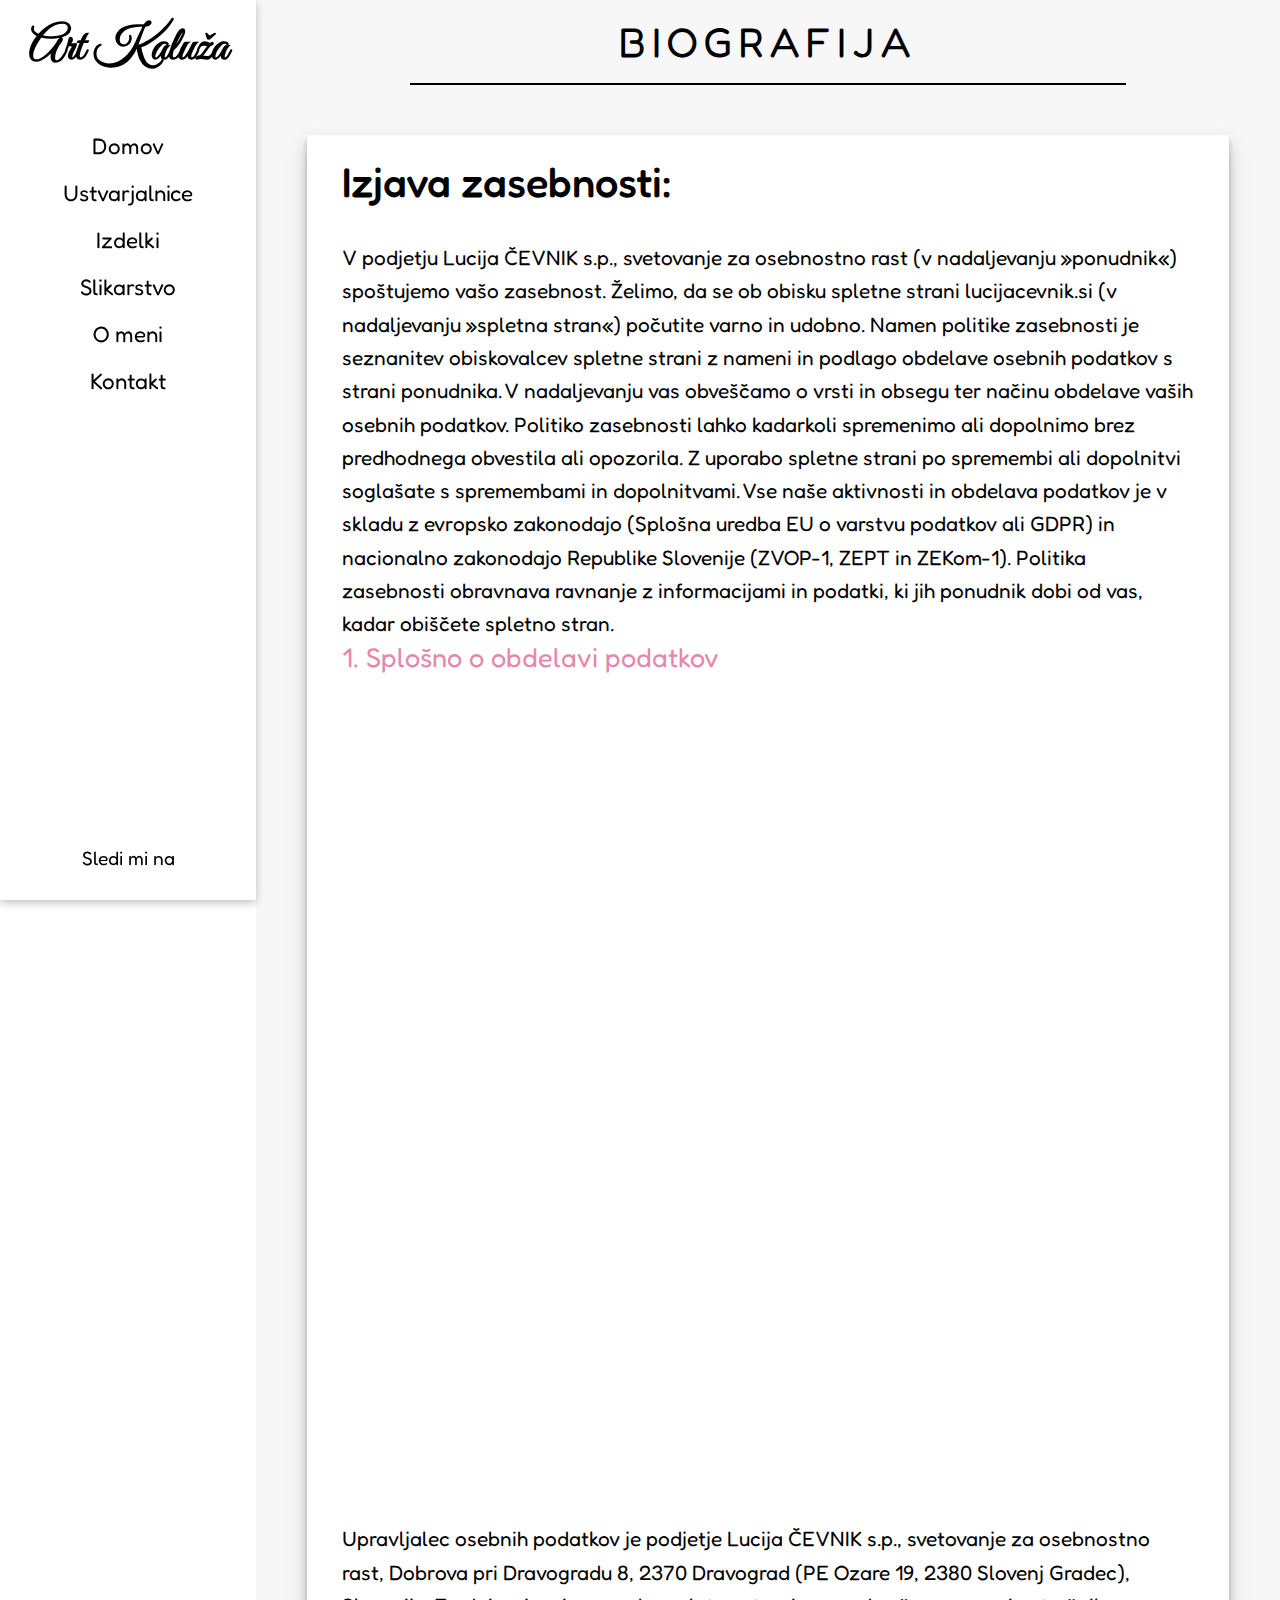
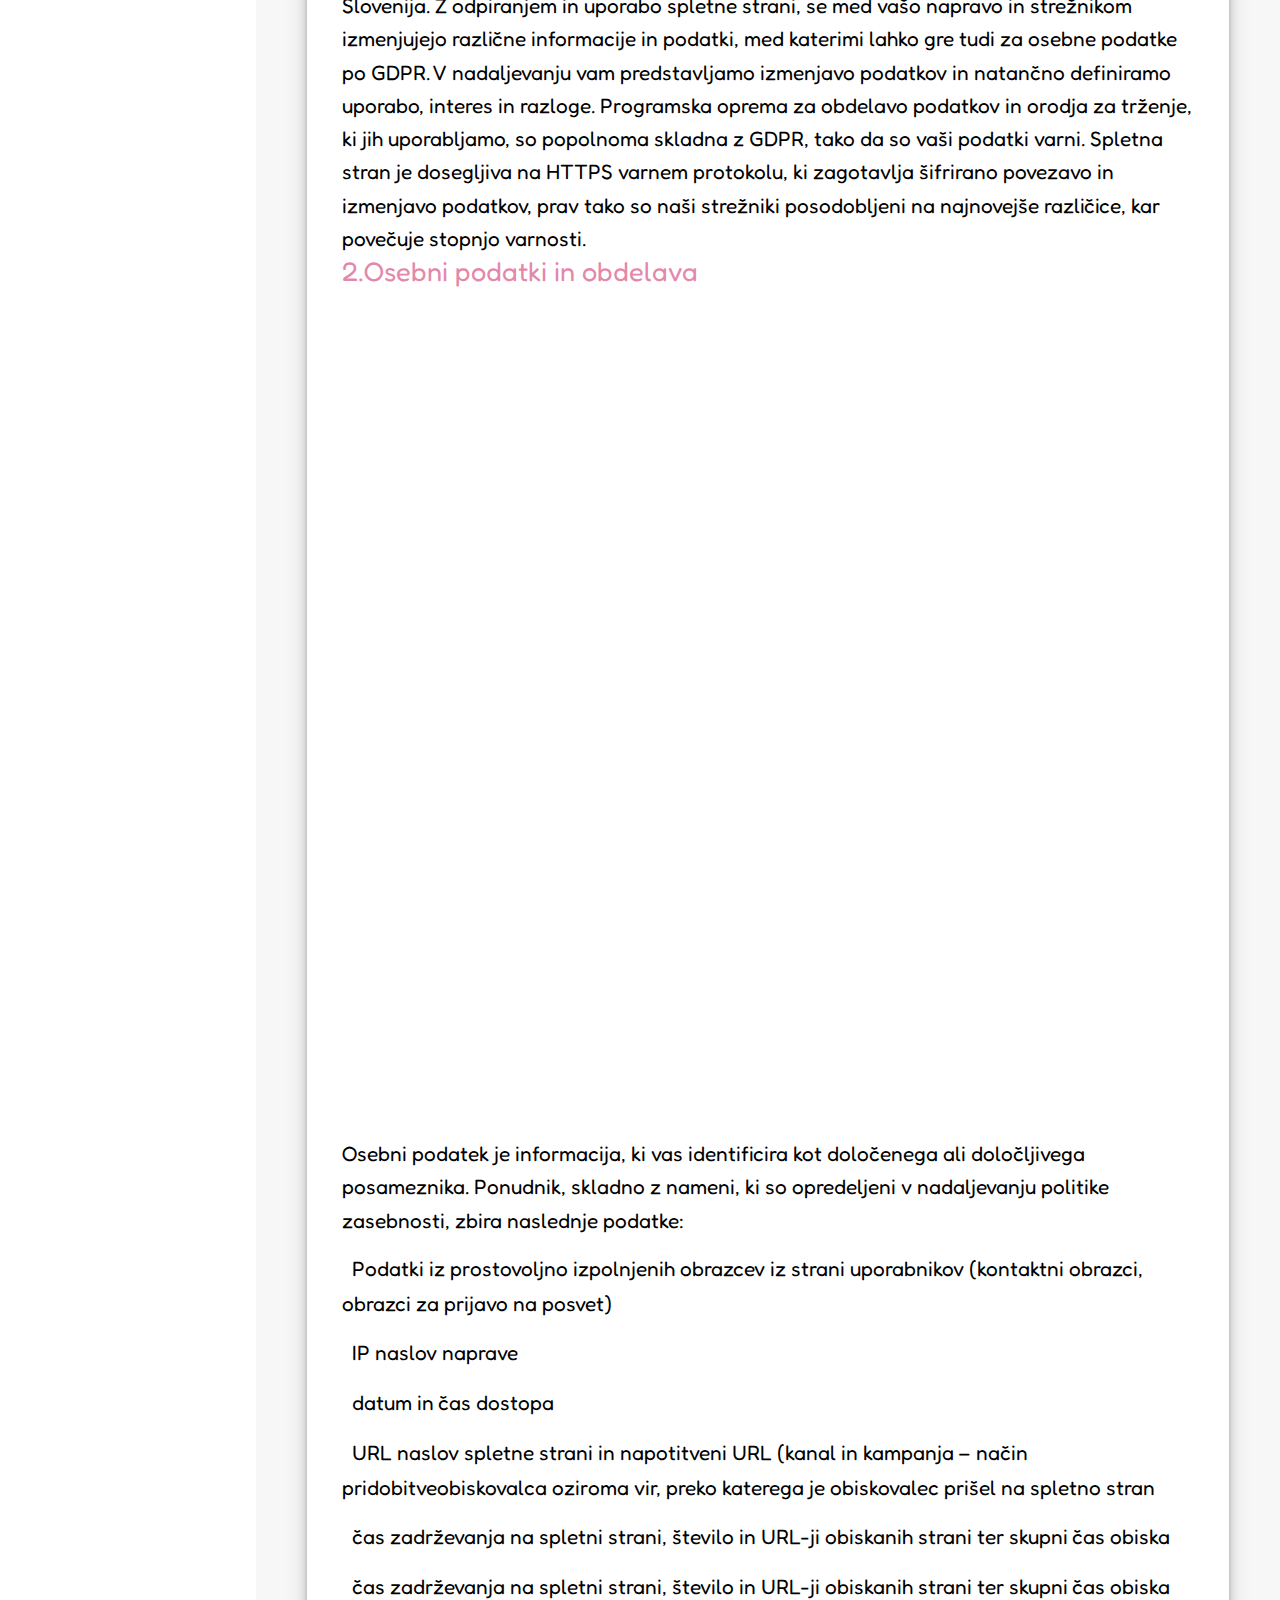
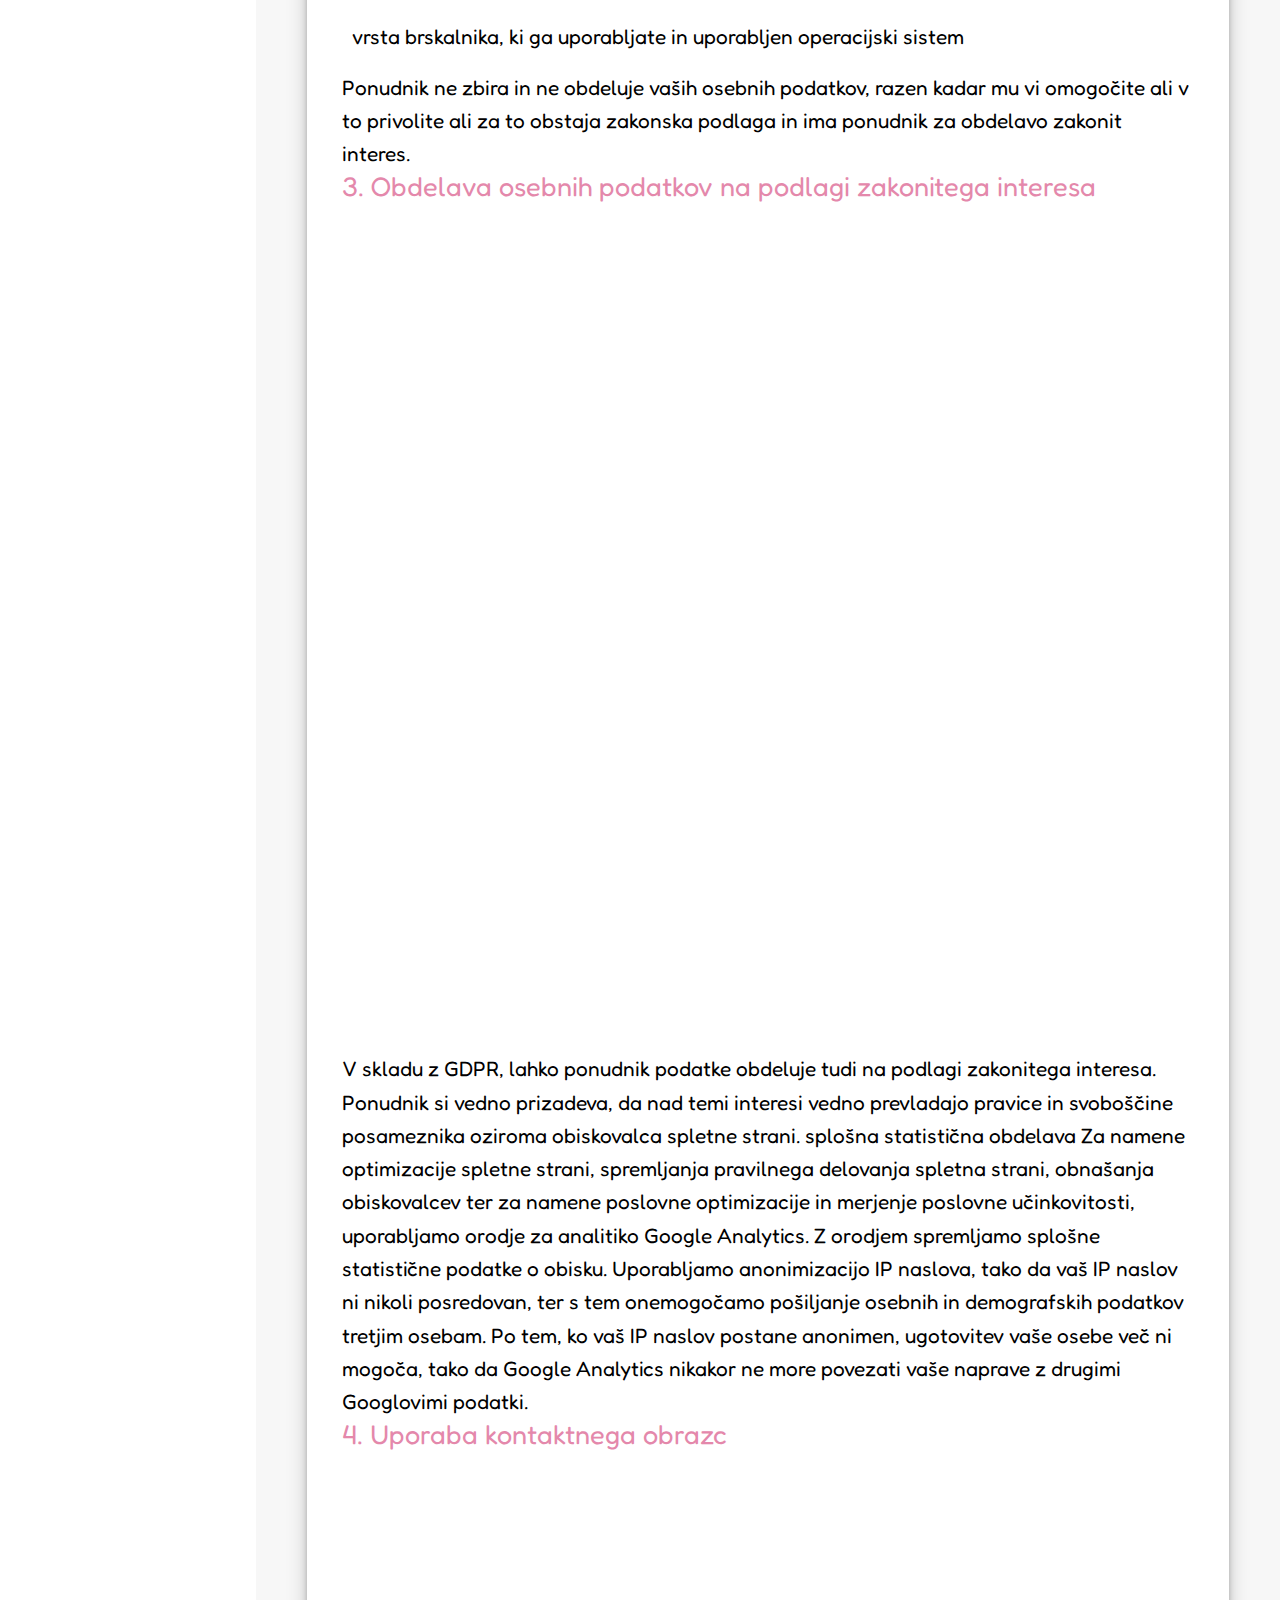
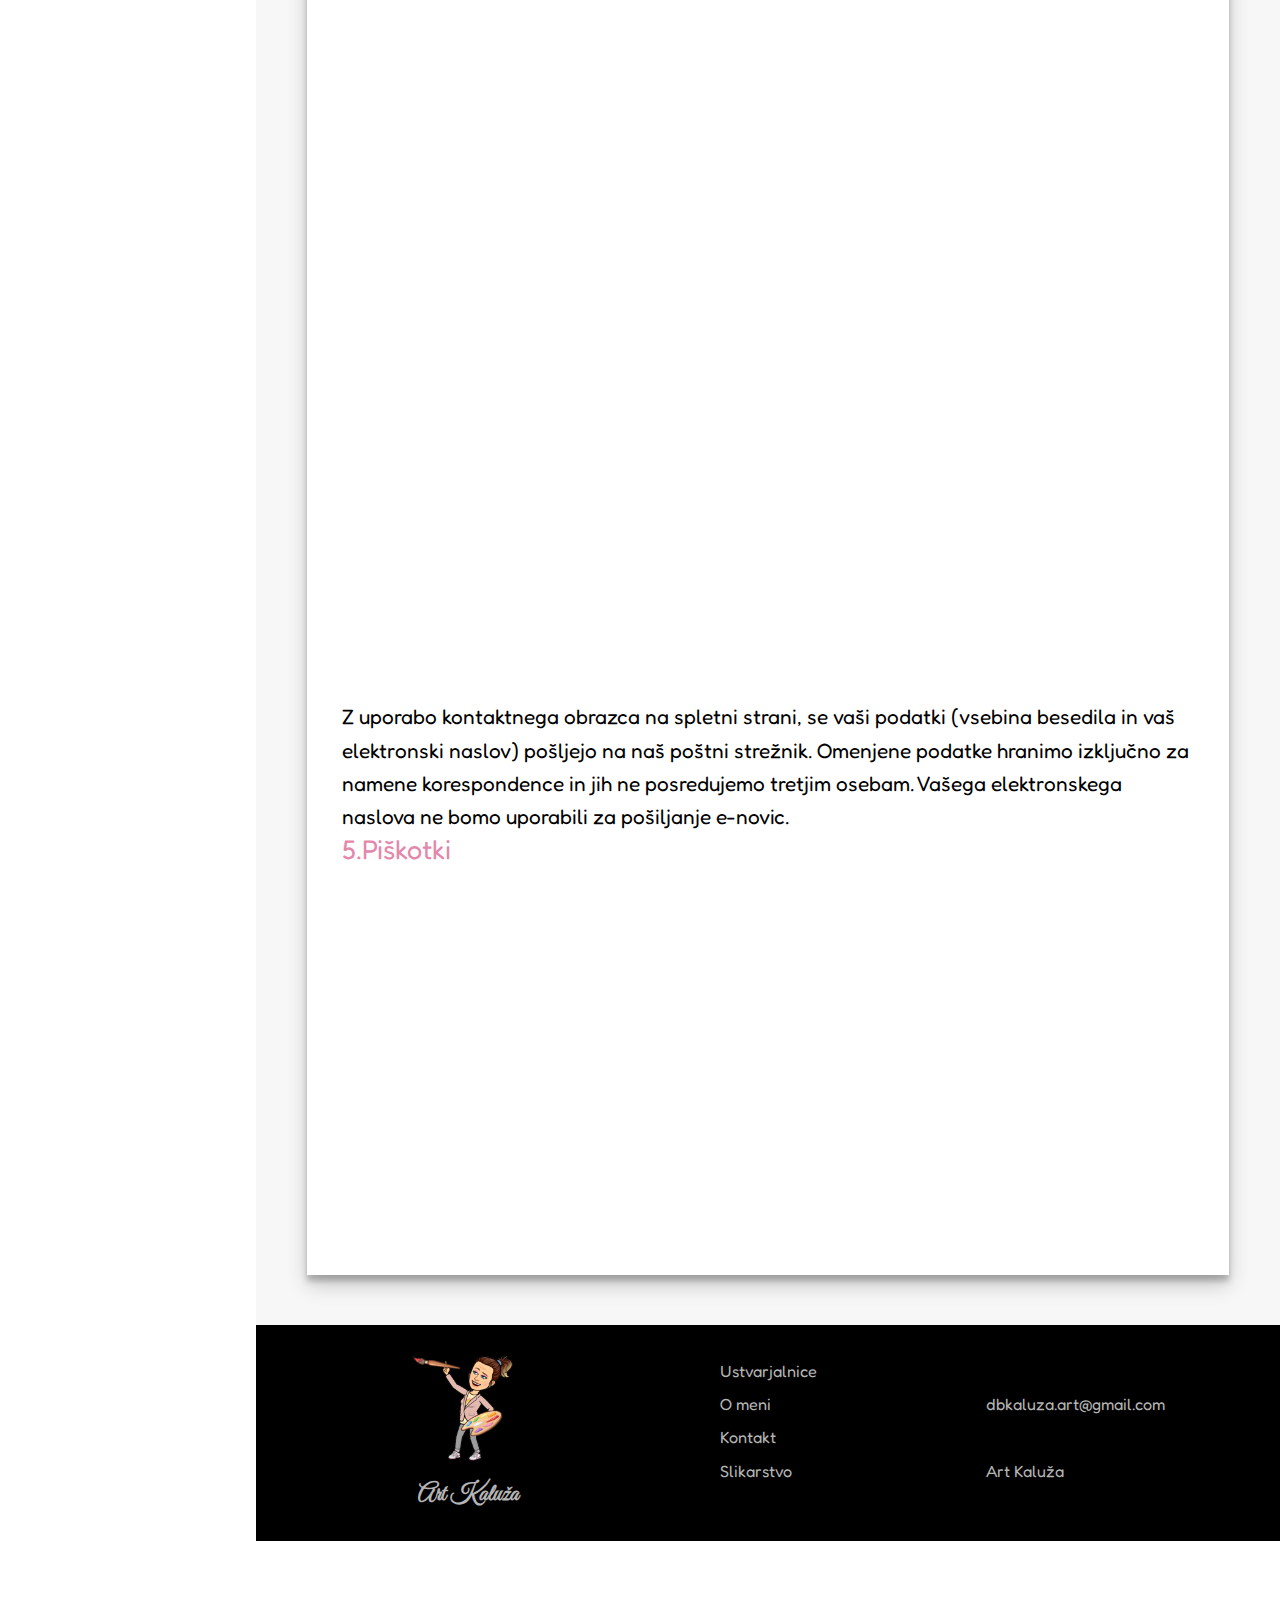
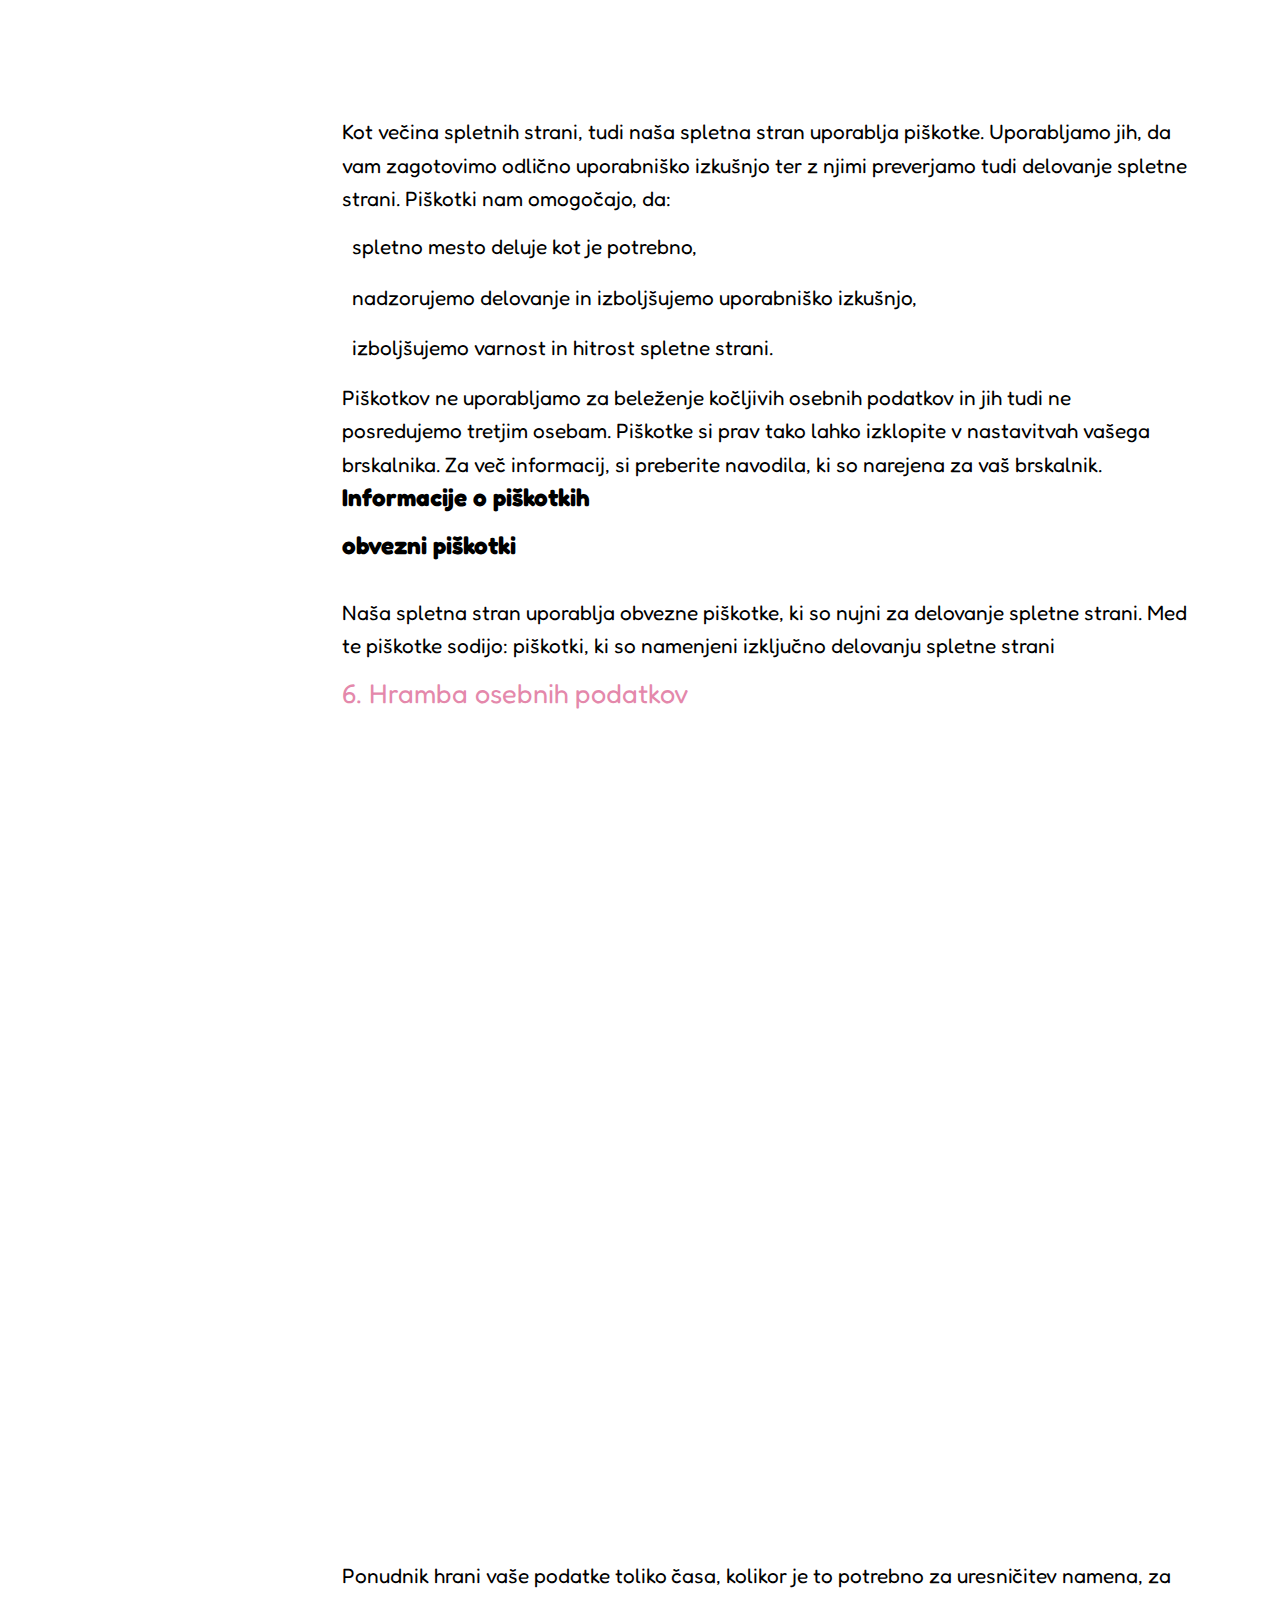
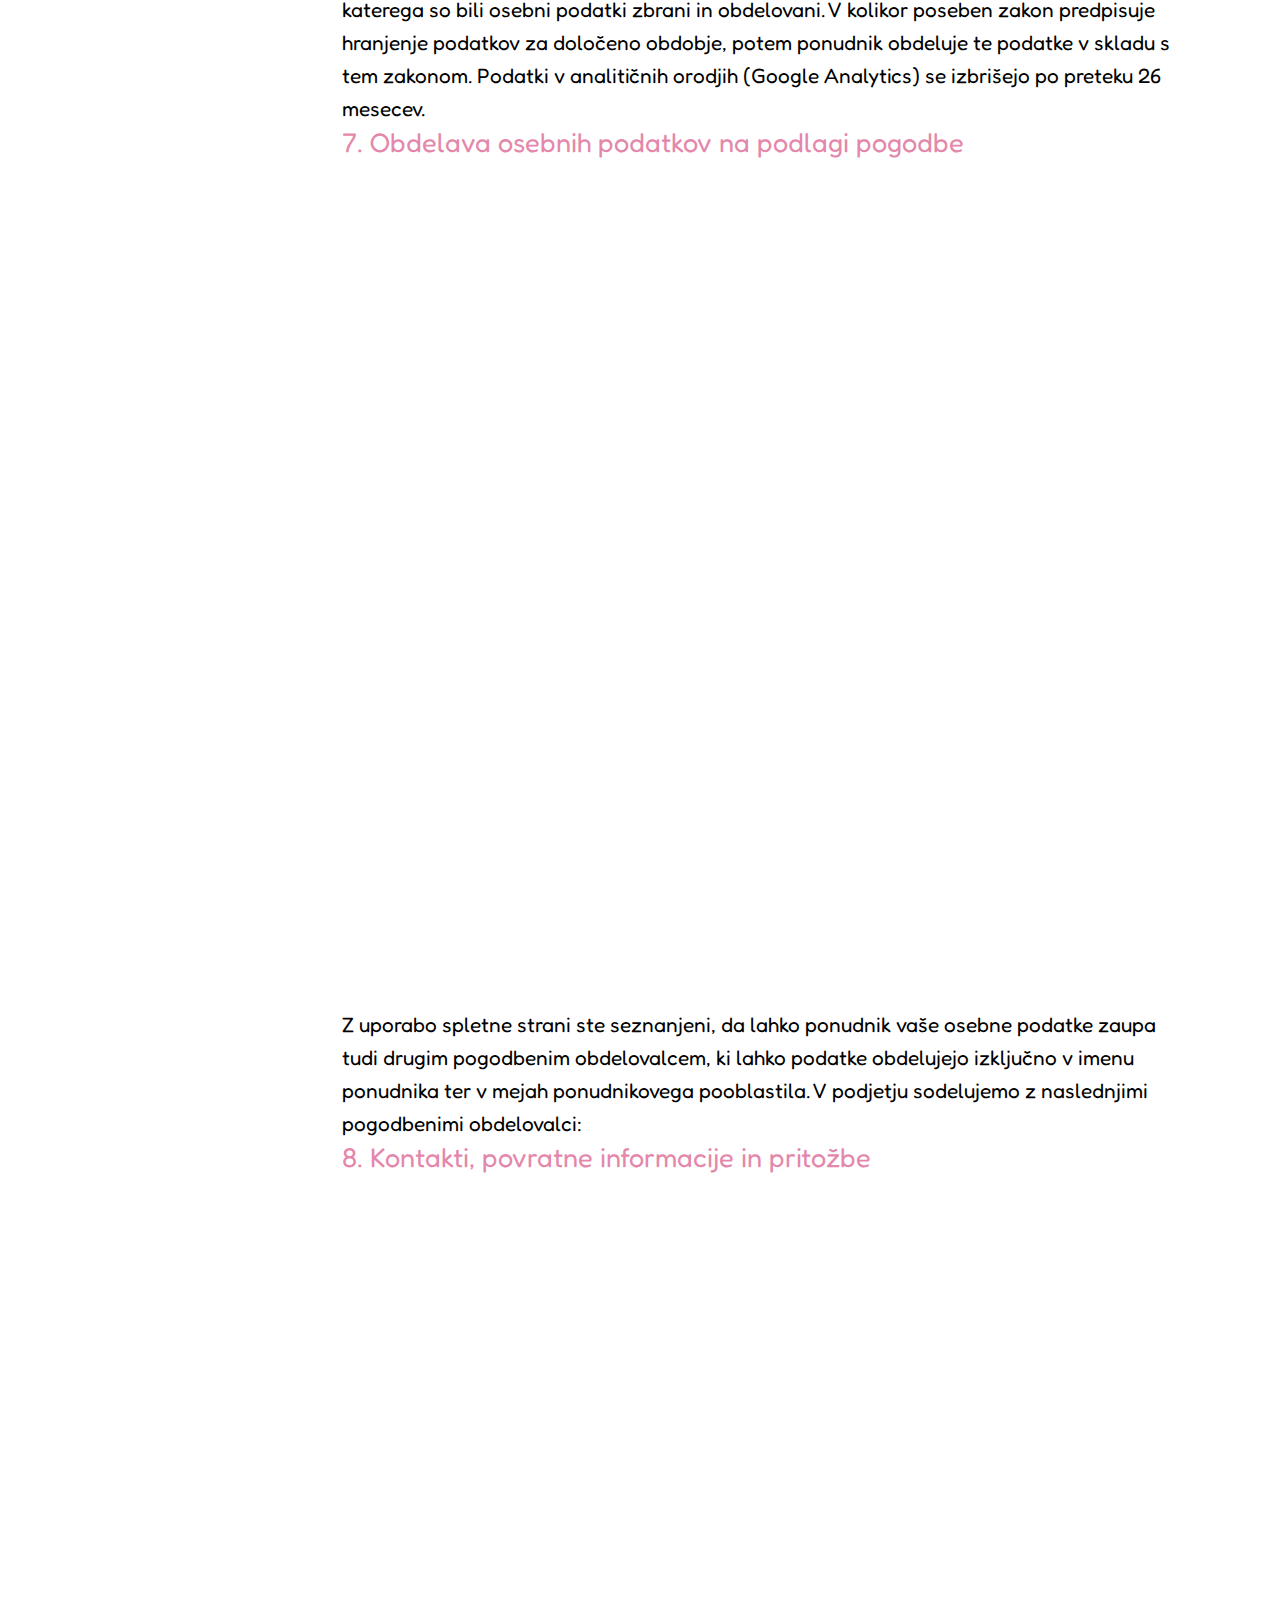
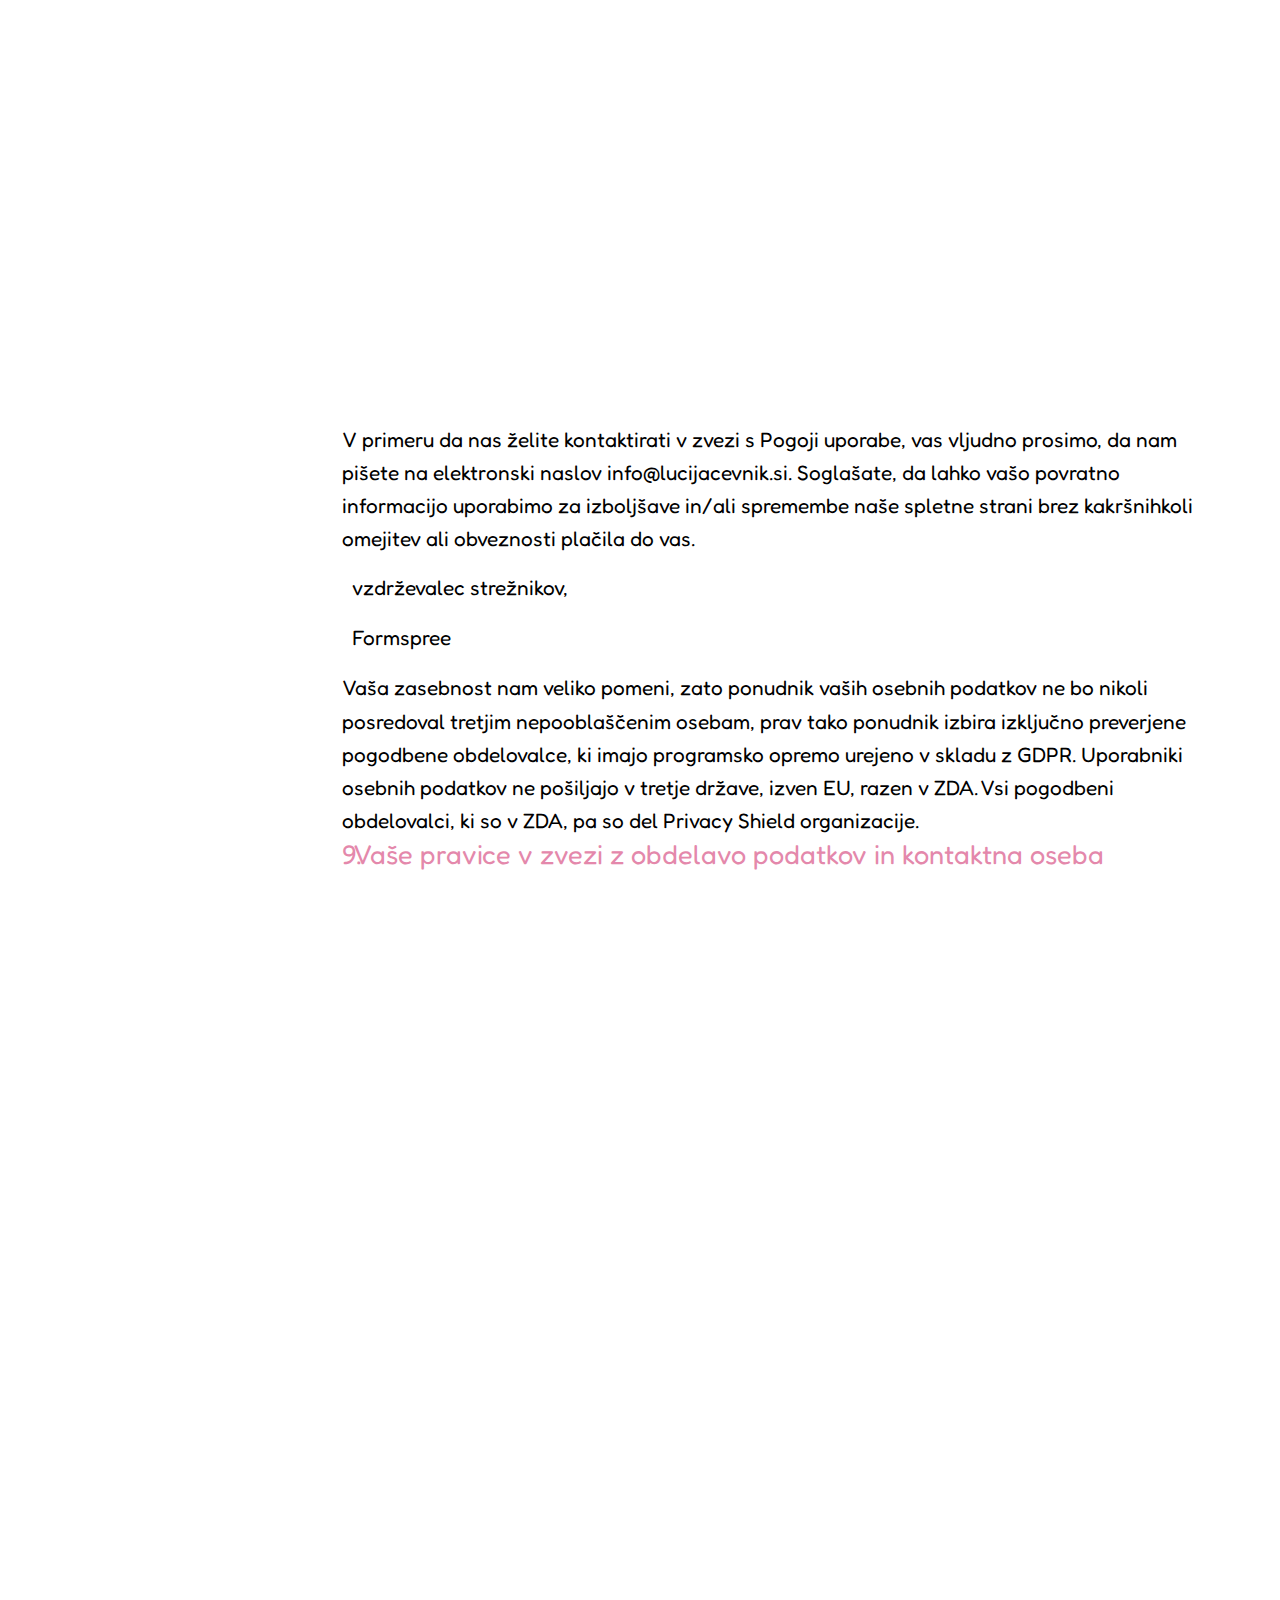
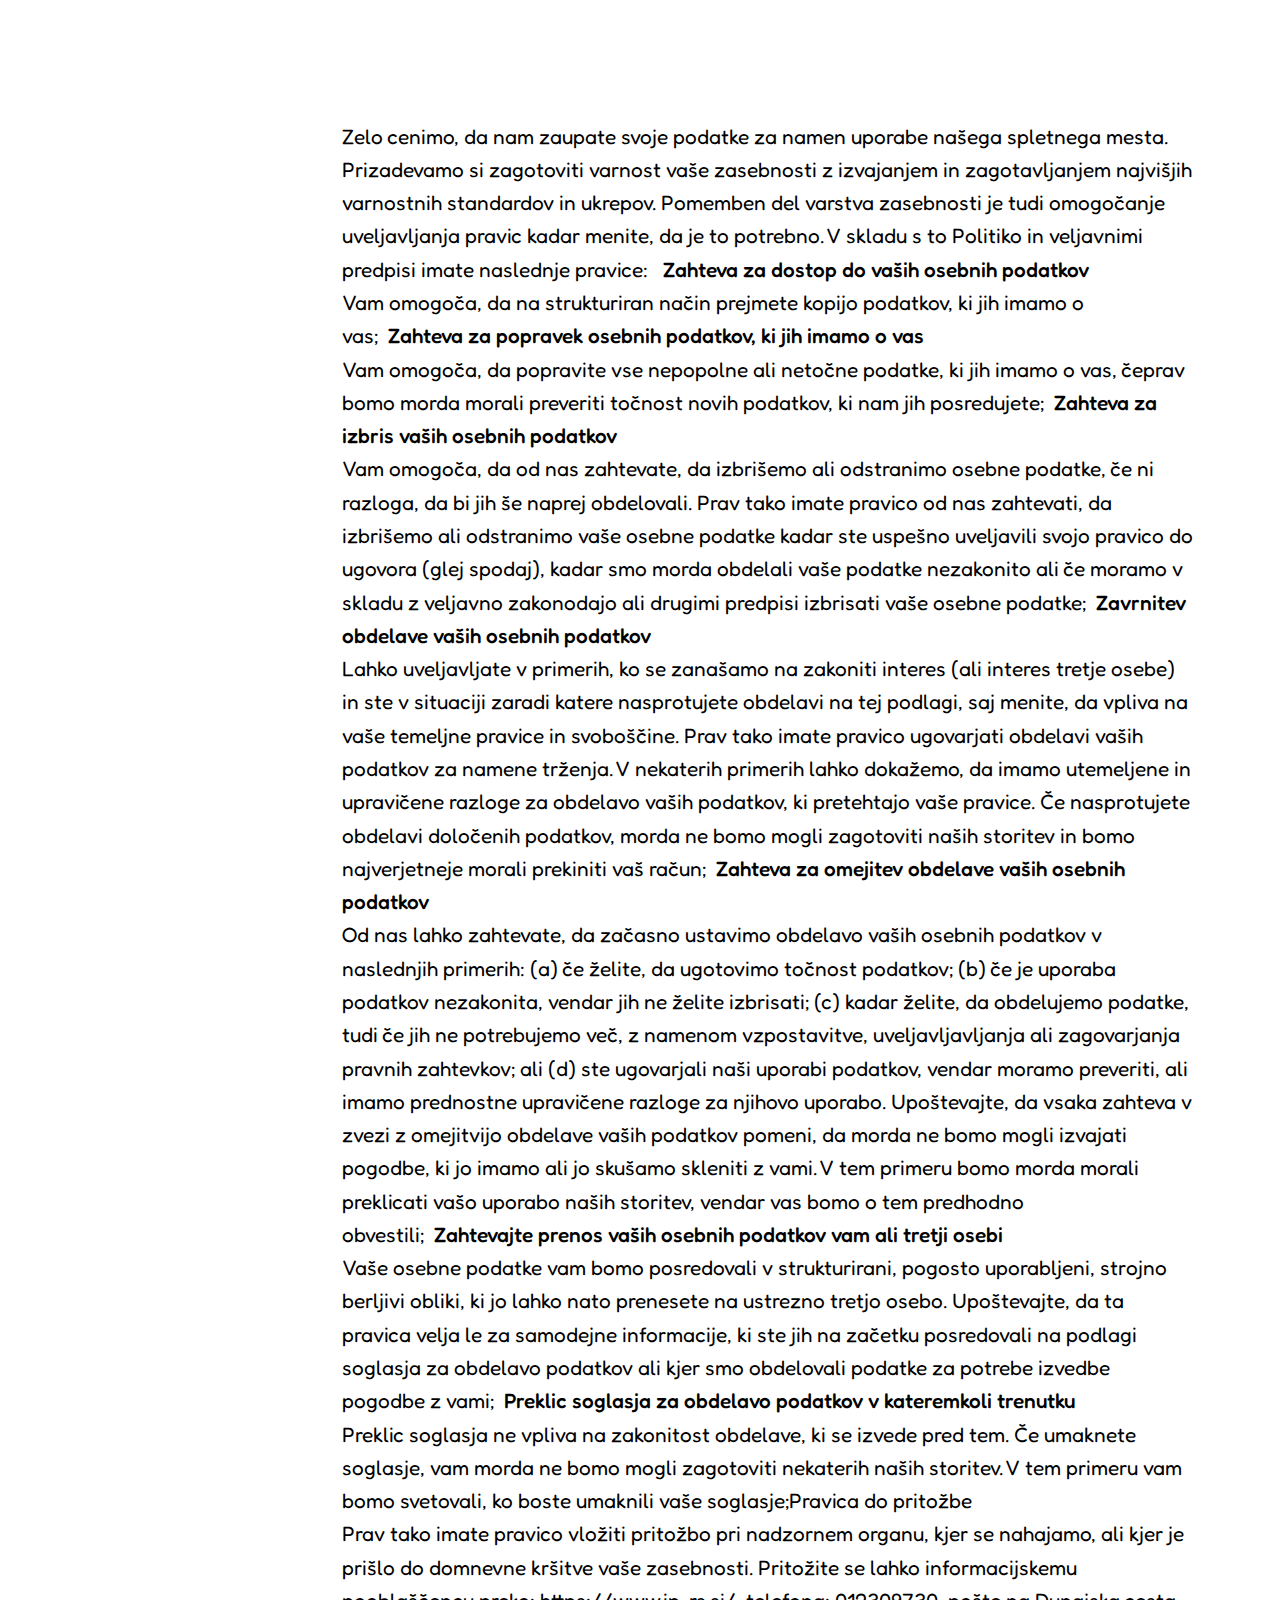
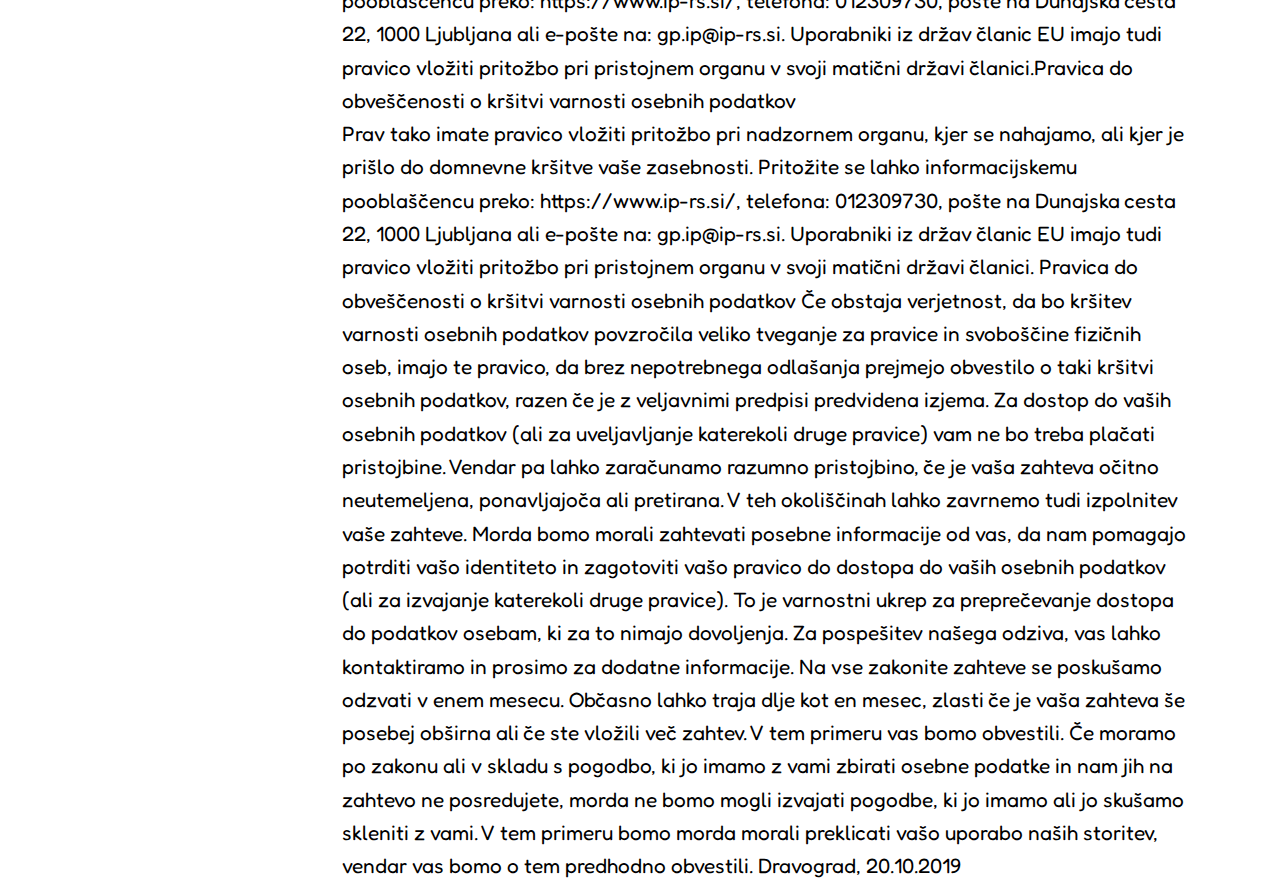
<file: izjavaZasebnosti.html>
<!DOCTYPE html>
<html lang="en">
<head>
    <meta charset="UTF-8">
    <title>biografija</title>
    <link href="https://cdn.jsdelivr.net/npm/bootstrap@5.1.3/dist/css/bootstrap.min.css" rel="stylesheet"
          integrity="sha384-1BmE4kWBq78iYhFldvKuhfTAU6auU8tT94WrHftjDbrCEXSU1oBoqyl2QvZ6jIW3" crossorigin="anonymous">

    <link rel="stylesheet" href="https://use.fontawesome.com/releases/v5.15.4/css/all.css"
          integrity="sha384-DyZ88mC6Up2uqS4h/KRgHuoeGwBcD4Ng9SiP4dIRy0EXTlnuz47vAwmeGwVChigm" crossorigin="anonymous">

    <link href="style.css" rel="stylesheet">

    <meta name="viewport" content="width=device-width, initial-scale=1">


    <link rel="preconnect" href="https://fonts.googleapis.com">
    <link rel="preconnect" href="https://fonts.gstatic.com" crossorigin>
    <link href="https://fonts.googleapis.com/css2?family=Fredoka:wght@300;400;500&family=Great+Vibes&family=Quintessential&display=swap"
          rel="stylesheet">

</head>
<body>
<nav>
    <div class="nav">
        <h2 class="nav__logo">Art Kaluža</h2>
        <ul class="nav__list">
            <li>
                <a href="index.html">Domov</a>
            </li>
            <li>
                <a href="delavnice.html">Ustvarjalnice</a>
            </li>
            <li>
                <a href="likovniIzdelki.html">Izdelki</a>
            </li>
            <li>
                <a href="slikarstvo.html">Slikarstvo</a>
            </li>
            <li>
                <a href="bio.html">O meni</a>
            </li>
            <li>
                <a href="kontakt.html">Kontakt</a>
            </li>

        </ul>
        <div class="nav__link">
            <h4 style="font-weight: 400; color: lightgrey"><a href="https://www.facebook.com/art.kaluza.9"
                                                              target="_blank">Sledi mi na
                <i class="fab fa-facebook"></i></a></h4>

        </div>
    </div>
</nav>

<main>
    <div class="main__nav">
        <a href="index.html"><h1>Art Kaluža</h1></a>
        <button class="bars"><i class="fas fa-bars"></i></button>
    </div>
    <h2 id="h2"
        style=" color: black; background-color: transparent;border-bottom: 2px black solid; width: 70%; text-align: center; font-size: 2em; padding: 25px; letter-spacing: 6px ; margin: 0 auto">
        BIOGRAFIJA</h2>
    <div style=" padding: 20px; max-width: 1200px; width: 90%"
         class="subcontainer">

        <div style=" border: none" class="subcontainer__content zasebnost">
            <h1 style="font-weight: 500;  margin-bottom: 5%;">Izjava zasebnosti:</h1>

            <p>V podjetju Lucija ČEVNIK s.p., svetovanje za osebnostno rast (v nadaljevanju »ponudnik«) spoštujemo vašo
                zasebnost. Želimo, da se ob obisku spletne strani lucijacevnik.si (v nadaljevanju »spletna stran«)
                počutite varno in udobno. Namen politike zasebnosti je seznanitev obiskovalcev spletne strani z nameni
                in podlago obdelave osebnih podatkov s strani ponudnika.

                V nadaljevanju vas obveščamo o vrsti in obsegu ter načinu obdelave vaših osebnih podatkov. Politiko
                zasebnosti lahko kadarkoli spremenimo ali dopolnimo brez predhodnega obvestila ali opozorila. Z uporabo
                spletne strani po spremembi ali dopolnitvi soglašate s spremembami in dopolnitvami.

                Vse naše aktivnosti in obdelava podatkov je v skladu z evropsko zakonodajo (Splošna uredba EU o varstvu
                podatkov ali GDPR) in nacionalno zakonodajo Republike Slovenije (ZVOP-1, ZEPT in ZEKom-1). Politika
                zasebnosti obravnava ravnanje z informacijami in podatki, ki jih ponudnik dobi od vas, kadar obiščete
                spletno stran.
            </p>
            <h2>1. Splošno o obdelavi podatkov</h2>
            <p>Upravljalec osebnih podatkov je podjetje Lucija ČEVNIK s.p., svetovanje za osebnostno rast, Dobrova pri
                Dravogradu 8, 2370 Dravograd (PE Ozare 19, 2380 Slovenj Gradec), Slovenija.

                Z odpiranjem in uporabo spletne strani, se med vašo napravo in strežnikom izmenjujejo različne
                informacije in podatki, med katerimi lahko gre tudi za osebne podatke po GDPR. V nadaljevanju vam
                predstavljamo izmenjavo podatkov in natančno definiramo uporabo, interes in razloge. Programska oprema
                za obdelavo podatkov in orodja za trženje, ki jih uporabljamo, so popolnoma skladna z GDPR, tako da so
                vaši podatki varni.

                Spletna stran je dosegljiva na HTTPS varnem protokolu, ki zagotavlja šifrirano povezavo in izmenjavo
                podatkov, prav tako so naši strežniki posodobljeni na najnovejše različice, kar povečuje stopnjo
                varnosti.</p>
            <h2>2.Osebni podatki in obdelava</h2>
            <p>Osebni podatek je informacija, ki vas identificira kot določenega ali določljivega posameznika. Ponudnik,
                skladno z nameni, ki so opredeljeni v nadaljevanju politike zasebnosti, zbira naslednje podatke:

            </p>
            <ul>
                <li><i class="fas fa-dot-circle"></i>Podatki iz prostovoljno izpolnjenih obrazcev iz strani uporabnikov (kontaktni obrazci, obrazci za
                    prijavo na posvet)
                </li>
                <li><i class="fas fa-dot-circle"></i>IP naslov naprave</li>
                <li><i class="fas fa-dot-circle"></i>datum in čas dostopa</li>
                <li><i class="fas fa-dot-circle"></i>URL naslov spletne strani in napotitveni URL (kanal in kampanja – način pridobitveobiskovalca
                    oziroma vir, preko katerega je obiskovalec prišel na spletno stran
                </li>
                <li><i class="fas fa-dot-circle"></i>čas zadrževanja na spletni strani, število in URL-ji obiskanih strani ter skupni čas obiska</li>
                <li><i class="fas fa-dot-circle"></i>čas zadrževanja na spletni strani, število in URL-ji obiskanih strani ter skupni čas obiska</li>
                <li><i class="fas fa-dot-circle"></i>vrsta brskalnika, ki ga uporabljate in uporabljen operacijski sistem</li>
            </ul>
            <p>Ponudnik ne zbira in ne obdeluje vaših osebnih podatkov, razen kadar mu vi omogočite ali v to privolite
                ali za to obstaja zakonska podlaga in ima ponudnik za obdelavo zakonit interes.</p>
            <h2>3. Obdelava osebnih podatkov na podlagi zakonitega interesa
            </h2>
            <p>V skladu z GDPR, lahko ponudnik podatke obdeluje tudi na podlagi zakonitega interesa. Ponudnik si vedno
                prizadeva, da nad temi interesi vedno prevladajo pravice in svoboščine posameznika oziroma obiskovalca
                spletne strani.

                splošna statistična obdelava
                Za namene optimizacije spletne strani, spremljanja pravilnega delovanja spletna strani, obnašanja
                obiskovalcev ter za namene poslovne optimizacije in merjenje poslovne učinkovitosti, uporabljamo orodje
                za analitiko Google Analytics. Z orodjem spremljamo splošne statistične podatke o obisku. Uporabljamo
                anonimizacijo IP naslova, tako da vaš IP naslov ni nikoli posredovan, ter s tem onemogočamo pošiljanje
                osebnih in demografskih podatkov tretjim osebam. Po tem, ko vaš IP naslov postane anonimen, ugotovitev
                vaše osebe več ni mogoča, tako da Google Analytics nikakor ne more povezati vaše naprave z drugimi
                Googlovimi podatki.</p>
            <h2>4. Uporaba kontaktnega obrazc</h2>
            <p>Z uporabo kontaktnega obrazca na spletni strani, se vaši podatki (vsebina besedila in vaš elektronski
                naslov) pošljejo na naš poštni strežnik. Omenjene podatke hranimo izključno za namene korespondence in
                jih ne posredujemo tretjim osebam.

                Vašega elektronskega naslova ne bomo uporabili za pošiljanje e-novic.</p>
            <h2>5.Piškotki</h2>
            <p>Kot večina spletnih strani, tudi naša spletna stran uporablja piškotke. Uporabljamo jih, da vam
                zagotovimo odlično uporabniško izkušnjo ter z njimi preverjamo tudi delovanje spletne strani.

                Piškotki nam omogočajo, da:
            </p>
            <ul>
                <li><i class="fas fa-dot-circle"></i>spletno mesto deluje kot je potrebno,</li>
                <li><i class="fas fa-dot-circle"></i>nadzorujemo delovanje in izboljšujemo uporabniško izkušnjo,</li>
                <li><i class="fas fa-dot-circle"></i>izboljšujemo varnost in hitrost spletne strani.</li>
            </ul>
            <p>Piškotkov ne uporabljamo za beleženje kočljivih osebnih podatkov in jih tudi ne posredujemo tretjim
                osebam.

                Piškotke si prav tako lahko izklopite v nastavitvah vašega brskalnika. Za več informacij, si preberite
                navodila, ki so narejena za vaš brskalnik.</p>
            <h3>Informacije o piškotkih</h3>
            <ul>
                <li><h3>obvezni piškotki</h3><br>
                    <p>Naša spletna stran uporablja obvezne piškotke, ki so nujni za delovanje spletne strani. Med te
                        piškotke sodijo:

                        piškotki, ki so namenjeni izključno delovanju spletne strani</p></li>
            </ul>
            <h2>6. Hramba osebnih podatkov</h2>
            <p>Ponudnik hrani vaše podatke toliko časa, kolikor je to potrebno za uresničitev namena, za katerega so
                bili osebni podatki zbrani in obdelovani. V kolikor poseben zakon predpisuje hranjenje podatkov za
                določeno obdobje, potem ponudnik obdeluje te podatke v skladu s tem zakonom.

                Podatki v analitičnih orodjih (Google Analytics) se izbrišejo po preteku 26 mesecev.</p>
            <h2>7. Obdelava osebnih podatkov na podlagi pogodbe</h2>
            <p>Z uporabo spletne strani ste seznanjeni, da lahko ponudnik vaše osebne podatke zaupa tudi drugim
                pogodbenim obdelovalcem, ki lahko podatke obdelujejo izključno v imenu ponudnika ter v mejah
                ponudnikovega pooblastila. V podjetju sodelujemo z naslednjimi pogodbenimi obdelovalci:</p>
            <h2>8. Kontakti, povratne informacije in pritožbe</h2>
            <p>V primeru da nas želite kontaktirati v zvezi s Pogoji uporabe, vas vljudno prosimo, da nam pišete na
                elektronski naslov info@lucijacevnik.si. Soglašate, da lahko vašo povratno informacijo uporabimo za
                izboljšave in/ali spremembe naše spletne strani brez kakršnihkoli omejitev ali obveznosti plačila do
                vas.
            </p>
            <ul>
                <li><i class="fas fa-dot-circle"></i>vzdrževalec strežnikov,</li>
                <li><i class="fas fa-dot-circle"></i>Formspree</li>
            </ul>
            <p>Vaša zasebnost nam veliko pomeni, zato ponudnik vaših osebnih podatkov ne bo nikoli posredoval tretjim
                nepooblaščenim osebam, prav tako ponudnik izbira izključno preverjene pogodbene obdelovalce, ki imajo
                programsko opremo urejeno v skladu z GDPR. Uporabniki osebnih podatkov ne pošiljajo v tretje države,
                izven EU, razen v ZDA. Vsi pogodbeni obdelovalci, ki so v ZDA, pa so del Privacy Shield
                organizacije.</p>
            <h2>9.Vaše pravice v zvezi z obdelavo podatkov in kontaktna oseba</h2>
            <p>Zelo cenimo, da nam zaupate svoje podatke za namen uporabe našega spletnega mesta. Prizadevamo si
                zagotoviti varnost vaše zasebnosti z izvajanjem in zagotavljanjem najvišjih varnostnih standardov in
                ukrepov. Pomemben del varstva zasebnosti je tudi omogočanje uveljavljanja pravic kadar menite, da je to
                potrebno. V skladu s to Politiko in veljavnimi predpisi imate naslednje pravice: <span class="bold">Zahteva za dostop do vaših osebnih podatkov</span>
            </p>
            <p>Vam omogoča, da na strukturiran način prejmete kopijo podatkov, ki jih imamo o vas;<span class="bold">Zahteva za popravek osebnih podatkov, ki jih imamo o vas</span>
            </p>
            <p>Vam omogoča, da popravite vse nepopolne ali netočne podatke, ki jih imamo o vas, čeprav bomo morda morali
                preveriti točnost novih podatkov, ki nam jih posredujete;<span class="bold">Zahteva za izbris vaših osebnih podatkov</span>
            </p>
            <p>Vam omogoča, da od nas zahtevate, da izbrišemo ali odstranimo osebne podatke, če ni razloga, da bi jih še
                naprej obdelovali. Prav tako imate pravico od nas zahtevati, da izbrišemo ali odstranimo vaše osebne
                podatke kadar ste uspešno uveljavili svojo pravico do ugovora (glej spodaj), kadar smo morda obdelali
                vaše podatke nezakonito ali če moramo v skladu z veljavno zakonodajo ali drugimi predpisi izbrisati vaše
                osebne podatke;<span class="bold">Zavrnitev obdelave vaših osebnih podatkov</span></p>
            <p>Lahko uveljavljate v primerih, ko se zanašamo na zakoniti interes (ali interes tretje osebe) in ste v
                situaciji zaradi katere nasprotujete obdelavi na tej podlagi, saj menite, da vpliva na vaše temeljne
                pravice in svoboščine. Prav tako imate pravico ugovarjati obdelavi vaših podatkov za namene trženja. V
                nekaterih primerih lahko dokažemo, da imamo utemeljene in upravičene razloge za obdelavo vaših podatkov,
                ki pretehtajo vaše pravice. Če nasprotujete obdelavi določenih podatkov, morda ne bomo mogli zagotoviti
                naših storitev in bomo najverjetneje morali prekiniti vaš račun;<span class="bold">Zahteva za omejitev obdelave vaših osebnih podatkov</span>
            </p>
            <p>Od nas lahko zahtevate, da začasno ustavimo obdelavo vaših osebnih podatkov v naslednjih primerih: (a) če
                želite, da ugotovimo točnost podatkov; (b) če je uporaba podatkov nezakonita, vendar jih ne želite
                izbrisati; (c) kadar želite, da obdelujemo podatke, tudi če jih ne potrebujemo več, z namenom
                vzpostavitve, uveljavljavljanja ali zagovarjanja pravnih zahtevkov; ali (d) ste ugovarjali naši uporabi
                podatkov, vendar moramo preveriti, ali imamo prednostne upravičene razloge za njihovo uporabo.
                Upoštevajte, da vsaka zahteva v zvezi z omejitvijo obdelave vaših podatkov pomeni, da morda ne bomo
                mogli izvajati pogodbe, ki jo imamo ali jo skušamo skleniti z vami. V tem primeru bomo morda morali
                preklicati vašo uporabo naših storitev, vendar vas bomo o tem predhodno obvestili;<span class="bold">Zahtevajte prenos vaših osebnih podatkov vam ali tretji osebi</span>
            </p>
            <p>Vaše osebne podatke vam bomo posredovali v strukturirani, pogosto uporabljeni, strojno berljivi obliki,
                ki jo lahko nato prenesete na ustrezno tretjo osebo. Upoštevajte, da ta pravica velja le za samodejne
                informacije, ki ste jih na začetku posredovali na podlagi soglasja za obdelavo podatkov ali kjer smo
                obdelovali podatke za potrebe izvedbe pogodbe z vami;<span class="bold">Preklic soglasja za obdelavo podatkov v kateremkoli trenutku</span>
            </p>
            <p>Preklic soglasja ne vpliva na zakonitost obdelave, ki se izvede pred tem. Če umaknete soglasje, vam morda
                ne bomo mogli zagotoviti nekaterih naših storitev. V tem primeru vam bomo svetovali, ko boste umaknili
                vaše soglasje;<span>Pravica do pritožbe</span></p>
            <p>Prav tako imate pravico vložiti pritožbo pri nadzornem organu, kjer se nahajamo, ali kjer je prišlo do
                domnevne kršitve vaše zasebnosti. Pritožite se lahko informacijskemu pooblaščencu preko:
                https://www.ip-rs.si/, telefona: 012309730, pošte na Dunajska cesta 22, 1000 Ljubljana ali e-pošte na:
                gp.ip@ip-rs.si.

                Uporabniki iz držav članic EU imajo tudi pravico vložiti pritožbo pri pristojnem organu v svoji matični
                državi članici.<span>Pravica do obveščenosti o kršitvi varnosti osebnih podatkov</span></p>
            <p>Prav tako imate pravico vložiti pritožbo pri nadzornem organu, kjer se nahajamo, ali kjer je prišlo do
                domnevne kršitve vaše zasebnosti. Pritožite se lahko informacijskemu pooblaščencu preko:
                https://www.ip-rs.si/, telefona: 012309730, pošte na Dunajska cesta 22, 1000 Ljubljana ali e-pošte na:
                gp.ip@ip-rs.si.

                Uporabniki iz držav članic EU imajo tudi pravico vložiti pritožbo pri pristojnem organu v svoji matični
                državi članici.

                Pravica do obveščenosti o kršitvi varnosti osebnih podatkov
                Če obstaja verjetnost, da bo kršitev varnosti osebnih podatkov povzročila veliko tveganje za pravice in
                svoboščine fizičnih oseb, imajo te pravico, da brez nepotrebnega odlašanja prejmejo obvestilo o taki
                kršitvi osebnih podatkov, razen če je z veljavnimi predpisi predvidena izjema.

                Za dostop do vaših osebnih podatkov (ali za uveljavljanje katerekoli druge pravice) vam ne bo treba
                plačati pristojbine. Vendar pa lahko zaračunamo razumno pristojbino, če je vaša zahteva očitno
                neutemeljena, ponavljajoča ali pretirana. V teh okoliščinah lahko zavrnemo tudi izpolnitev vaše zahteve.

                Morda bomo morali zahtevati posebne informacije od vas, da nam pomagajo potrditi vašo identiteto in
                zagotoviti vašo pravico do dostopa do vaših osebnih podatkov (ali za izvajanje katerekoli druge
                pravice). To je varnostni ukrep za preprečevanje dostopa do podatkov osebam, ki za to nimajo dovoljenja.
                Za pospešitev našega odziva, vas lahko kontaktiramo in prosimo za dodatne informacije.

                Na vse zakonite zahteve se poskušamo odzvati v enem mesecu. Občasno lahko traja dlje kot en mesec,
                zlasti če je vaša zahteva še posebej obširna ali če ste vložili več zahtev. V tem primeru vas bomo
                obvestili.

                Če moramo po zakonu ali v skladu s pogodbo, ki jo imamo z vami zbirati osebne podatke in nam jih na
                zahtevo ne posredujete, morda ne bomo mogli izvajati pogodbe, ki jo imamo ali jo skušamo skleniti z
                vami. V tem primeru bomo morda morali preklicati vašo uporabo naših storitev, vendar vas bomo o tem
                predhodno obvestili.

                Dravograd, 20.10.2019</p>
        </div>
    </div>
    <div class="footer">
        <div class="container">
            <div class="row">
                <div class="col-4">
                    <img src="media/bitMoji.png">
                    <h3 >Art Kaluža</h3>
                </div>
                <div class="col-4">
                    <ul>
                        <li><a style="color: rgba(180, 180,180, 1);" href="delavnice.html">Ustvarjalnice</a></li>
                        <li><a style="color: rgba(180, 180,180, 1);" href="bio.html">O meni</a></li>
                        <li><a style="color: rgba(180, 180,180, 1);" href="kontakt.html">Kontakt</a></li>
                        <li><a style="color: rgba(180, 180,180, 1);" href="slikarstvo.html">Slikarstvo</a></li>
                    </ul>
                </div>
                <div class="col-4">
                    <ul>
                        <li><i class="fas fa-envelope"></i><br> dbkaluza.art@gmail.com
                        </li>
                        <li><i class="fab fa-facebook"></i><br> Art Kaluža</li>
                    </ul>
                </div>
            </div>
        </div>
    </div>


</main>

<script src="main.js"></script>
<script src="https://cdn.jsdelivr.net/npm/@popperjs/core@2.10.2/dist/umd/popper.min.js"
        integrity="sha384-7+zCNj/IqJ95wo16oMtfsKbZ9ccEh31eOz1HGyDuCQ6wgnyJNSYdrPa03rtR1zdB"
        crossorigin="anonymous"></script>
<script src="https://cdn.jsdelivr.net/npm/bootstrap@5.1.3/dist/js/bootstrap.min.js"
        integrity="sha384-QJHtvGhmr9XOIpI6YVutG+2QOK9T+ZnN4kzFN1RtK3zEFEIsxhlmWl5/YESvpZ13"
        crossorigin="anonymous"></script>
</body>
</html>
</file>
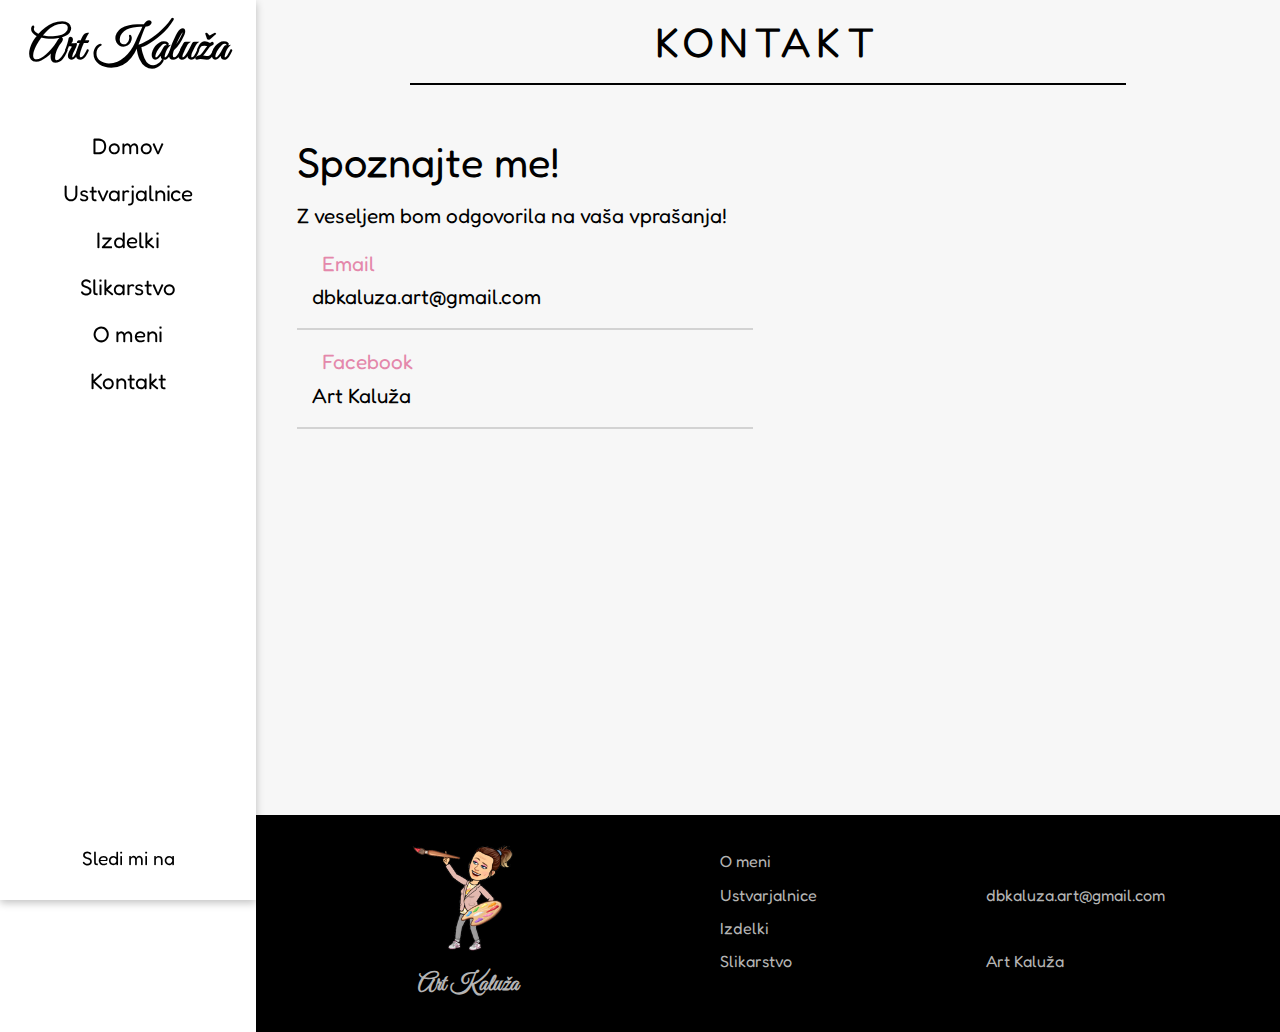
<file: kontakt.html>
<!DOCTYPE html>
<html lang="en">
<head>
    <meta charset="UTF-8">
    <title>Kontakt </title>
    <link href="https://cdn.jsdelivr.net/npm/bootstrap@5.1.3/dist/css/bootstrap.min.css" rel="stylesheet"
          integrity="sha384-1BmE4kWBq78iYhFldvKuhfTAU6auU8tT94WrHftjDbrCEXSU1oBoqyl2QvZ6jIW3" crossorigin="anonymous">
    <link href="https://cdn.jsdelivr.net/npm/bootstrap@5.1.3/dist/css/bootstrap.min.css" rel="stylesheet"
          integrity="sha384-1BmE4kWBq78iYhFldvKuhfTAU6auU8tT94WrHftjDbrCEXSU1oBoqyl2QvZ6jIW3" crossorigin="anonymous">
    <link rel="stylesheet" href="https://use.fontawesome.com/releases/v5.15.4/css/all.css"
          integrity="sha384-DyZ88mC6Up2uqS4h/KRgHuoeGwBcD4Ng9SiP4dIRy0EXTlnuz47vAwmeGwVChigm" crossorigin="anonymous">

    <link href="style.css" rel="stylesheet">

    <meta name="viewport" content="width=device-width, initial-scale=1">


    <link rel="preconnect" href="https://fonts.googleapis.com">
    <link rel="preconnect" href="https://fonts.gstatic.com" crossorigin>
    <link href="https://fonts.googleapis.com/css2?family=Fredoka:wght@300;400;500&family=Great+Vibes&family=Quintessential&display=swap" rel="stylesheet">

</head>
<body>
<nav>
    <div class="nav">
        <h2 class="nav__logo">Art Kaluža</h2>
        <ul class="nav__list">
            <li>
                <a href="index.html">Domov</a>
            </li>
            <li>
                <a href="delavnice.html">Ustvarjalnice</a>
            </li>
            <li>
                <a href="likovniIzdelki.html">Izdelki</a>
            </li>
            <li>
                <a href="slikarstvo.html">Slikarstvo</a>
            </li>
            <li>
                <a href="bio.html">O meni</a>
            </li>
            <li>
                <a href="kontakt.html" >Kontakt</a>
            </li>

        </ul>
        <div class="nav__link">
            <h4 style="font-weight: 400; color: lightgrey"><a href="https://www.facebook.com/art.kaluza.9" target="_blank">Sledi mi na
                <i class="fab fa-facebook"></i></a></h4>

        </div>
    </div>
</nav>

<main>
    <div class="main__nav">
        <a href="index.html"><h1>Art Kaluža</h1></a>
        <button class="bars"><i class="fas fa-bars"></i></button>
    </div>
    <h2 id="h2" style=" color: black; background-color: transparent;border-bottom: 2px black solid; width: 70%; text-align: center; font-size: 2em; padding: 25px; letter-spacing: 6px ; margin: 0 auto">KONTAKT</h2>
    <div id="kontakt" class="subcontainer">
        <div class="subcontainer__content">
            <h1 style="font-weight: 400; margin-bottom: 20px">Spoznajte me!</h1>
            <p>Z veseljem bom odgovorila na vaša vprašanja!</p>

            <div class="kontak__row">
                <div class="kontak__vrsta"><i class="fas fa-envelope" style="margin-right: 10px"></i>Email</div>
                <div class="kontakt__vsebina">dbkaluza.art@gmail.com
                </div>
            </div>

            <div class="kontak__row">
                <div class="kontak__vrsta"><i class="fab fa-facebook" style="margin-right: 10px"></i>Facebook</div>
                <div class="kontakt__vsebina">Art Kaluža
                </div>

            </div>
        </div>

    </div>
    <div class="footer">
        <div class="container">
            <div class="row">
                <div class="col-4">
                    <img src="media/bitMoji.png">
                    <h3 >Art Kaluža</h3>
                </div>
                <div class="col-4">
                    <ul>
                        <li><a style="color: rgba(180, 180,180, 1);" href="bio.html">O meni</a></li>
                        <li><a style="color: rgba(180, 180,180, 1);" href="delavnice.html">Ustvarjalnice</a></li>
                        <li><a style="color: rgba(180, 180,180, 1);" href="likovniIzdelki.html">Izdelki</a></li>
                        <li><a style="color: rgba(180, 180,180, 1);" href="slikarstvo.html">Slikarstvo</a></li>
                    </ul>
                </div>
                <div class="col-4">
                    <ul>
                        <li><i class="fas fa-envelope"></i><br> dbkaluza.art@gmail.com
                        </li>
                        <li><i class="fab fa-facebook"></i><br> Art Kaluža</li>
                    </ul>
                </div>
            </div>
        </div>
    </div>

</main>


<script src="main.js"></script>
<script src="https://cdn.jsdelivr.net/npm/@popperjs/core@2.10.2/dist/umd/popper.min.js"
        integrity="sha384-7+zCNj/IqJ95wo16oMtfsKbZ9ccEh31eOz1HGyDuCQ6wgnyJNSYdrPa03rtR1zdB"
        crossorigin="anonymous"></script>
<script src="https://cdn.jsdelivr.net/npm/bootstrap@5.1.3/dist/js/bootstrap.min.js"
        integrity="sha384-QJHtvGhmr9XOIpI6YVutG+2QOK9T+ZnN4kzFN1RtK3zEFEIsxhlmWl5/YESvpZ13"
        crossorigin="anonymous"></script>
</body>
</html>
</file>
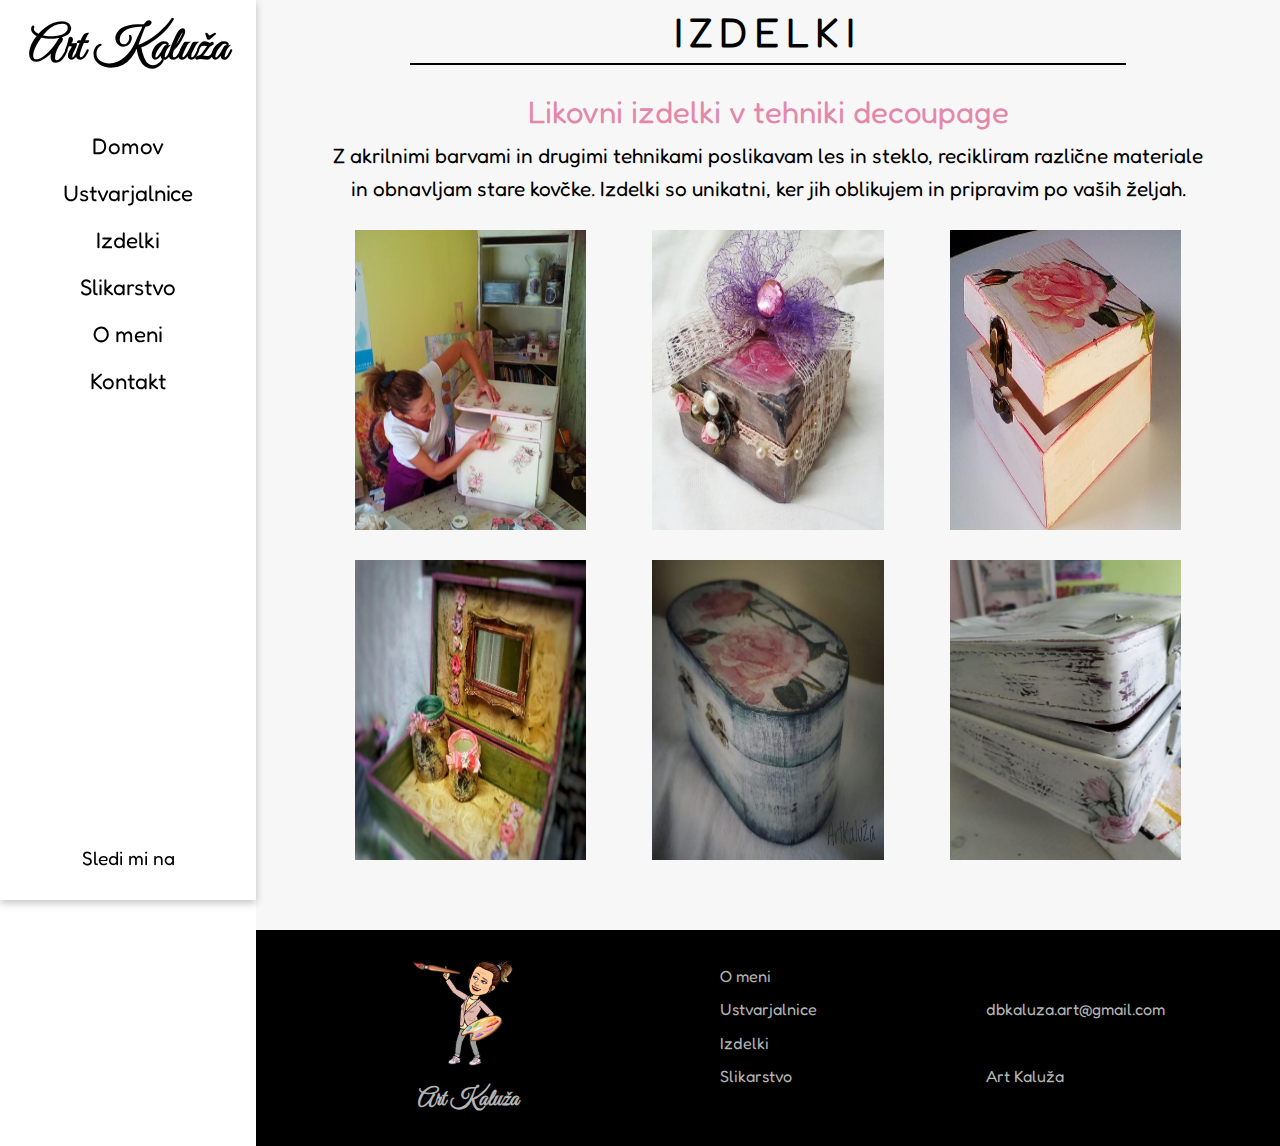
<file: likovniIzdelki.html>
<!DOCTYPE html>
<html lang="en" xmlns="http://www.w3.org/1999/html">
<head>
    <meta charset="UTF-8">
    <title>Poslikava lesa in stekla z različnimi akrilnimi barvami in drugimi tehnikami.</title>
    <meta name="description" content="Kvalitetno preživljanje prostega časa,
kjer je ustvarjanje zabava in pot do unikatnega izdelka
">
    <link href="https://cdn.jsdelivr.net/npm/bootstrap@5.1.3/dist/css/bootstrap.min.css" rel="stylesheet"
          integrity="sha384-1BmE4kWBq78iYhFldvKuhfTAU6auU8tT94WrHftjDbrCEXSU1oBoqyl2QvZ6jIW3" crossorigin="anonymous">

    <link rel="stylesheet" href="https://use.fontawesome.com/releases/v5.15.4/css/all.css"
          integrity="sha384-DyZ88mC6Up2uqS4h/KRgHuoeGwBcD4Ng9SiP4dIRy0EXTlnuz47vAwmeGwVChigm" crossorigin="anonymous">

    <link href="style.css" rel="stylesheet">

    <meta name="viewport" content="width=device-width, initial-scale=1">

    <link rel="preconnect" href="https://fonts.googleapis.com">
    <link rel="preconnect" href="https://fonts.gstatic.com" crossorigin>
    <link href="https://fonts.googleapis.com/css2?family=Fredoka:wght@300;400;500&family=Great+Vibes&family=Quintessential&display=swap" rel="stylesheet">

</head>

<body>
<nav>
    <div class="nav">
        <h2 class="nav__logo">Art Kaluža</h2>
        <ul class="nav__list">
            <li>
                <a href="index.html">Domov</a>
            </li>
            <li>
                <a href="delavnice.html">Ustvarjalnice</a>
            </li>
            <li>
                <a href="likovniIzdelki.html">Izdelki</a>
            </li>
            <li>
                <a href="slikarstvo.html">Slikarstvo</a>
            </li>
            <li>
                <a href="bio.html">O meni</a>
            </li>
            <li>
                <a href="kontakt.html" >Kontakt</a>
            </li>

        </ul>
        <div class="nav__link">
            <h4 style="font-weight: 400; color: lightgrey"><a href="https://www.facebook.com/art.kaluza.9" target="_blank">Sledi mi na
                <i class="fab fa-facebook"></i></a></h4>

        </div>
    </div>
</nav>

<main>
    <div class="main__nav">
        <a href="index.html"><h1>Art Kaluža</h1></a>
        <button class="bars"><i class="fas fa-bars"></i></button>
    </div>
    <h2 id="h2" style=" color: black; background-color: transparent;border-bottom: 2px black solid; width: 70%; text-align: center; font-size: 2em; padding: 15px; letter-spacing: 6px ; margin: 0 auto">IZDELKI</h2>
    <div  class="main__container izdelki">
        <h2>Likovni izdelki v tehniki decoupage</h2>
        <p>Z akrilnimi barvami in drugimi tehnikami poslikavam les in steklo, recikliram različne materiale in obnavljam
            stare kovčke. Izdelki so unikatni, ker jih oblikujem in pripravim po vaših željah.

        <div class="row">
            <div class="column">
                <img src="media/likovni-izdelki/Slika1.jpg">
                <img src="media/likovni-izdelki/Slika2.jpg">
            </div>
            <div class="column">
                <img src="media/likovni-izdelki/Slika3.jpg">
                <img src="media/likovni-izdelki/Slika4.jpg">
            </div>
            <div class="column">
                <img src="media/likovni-izdelki/Slika5.jpg">
                <img src="media/likovni-izdelki/Slika6.jpg">
            </div>

        </div>
    </div>
    <div class="footer">
        <div class="container">
            <div class="row">
                <div class="col-4">
                    <img src="media/bitMoji.png">
                    <h3 >Art Kaluža</h3>
                </div>
                <div class="col-4">
                    <ul>
                        <li><a style="color: rgba(180, 180,180, 1);" href="bio.html">O meni</a></li>
                        <li><a style="color: rgba(180, 180,180, 1);" href="delavnice.html">Ustvarjalnice</a></li>
                        <li><a style="color: rgba(180, 180,180, 1);" href="likovniIzdelki.html">Izdelki</a></li>
                        <li><a style="color: rgba(180, 180,180, 1);" href="slikarstvo.html">Slikarstvo</a></li>
                    </ul>
                </div>
                <div class="col-4">
                    <ul>
                        <li><i class="fas fa-envelope"></i><br> dbkaluza.art@gmail.com
                        </li>
                        <li><i class="fab fa-facebook"></i><br> Art Kaluža</li>
                    </ul>
                </div>
            </div>
        </div>
    </div>

</main>


<script src="main.js"></script>
<script src="https://cdn.jsdelivr.net/npm/@popperjs/core@2.10.2/dist/umd/popper.min.js"
        integrity="sha384-7+zCNj/IqJ95wo16oMtfsKbZ9ccEh31eOz1HGyDuCQ6wgnyJNSYdrPa03rtR1zdB"
        crossorigin="anonymous"></script>
<script src="https://cdn.jsdelivr.net/npm/bootstrap@5.1.3/dist/js/bootstrap.min.js"
        integrity="sha384-QJHtvGhmr9XOIpI6YVutG+2QOK9T+ZnN4kzFN1RtK3zEFEIsxhlmWl5/YESvpZ13"
        crossorigin="anonymous"></script>
</body>
</html>
</file>
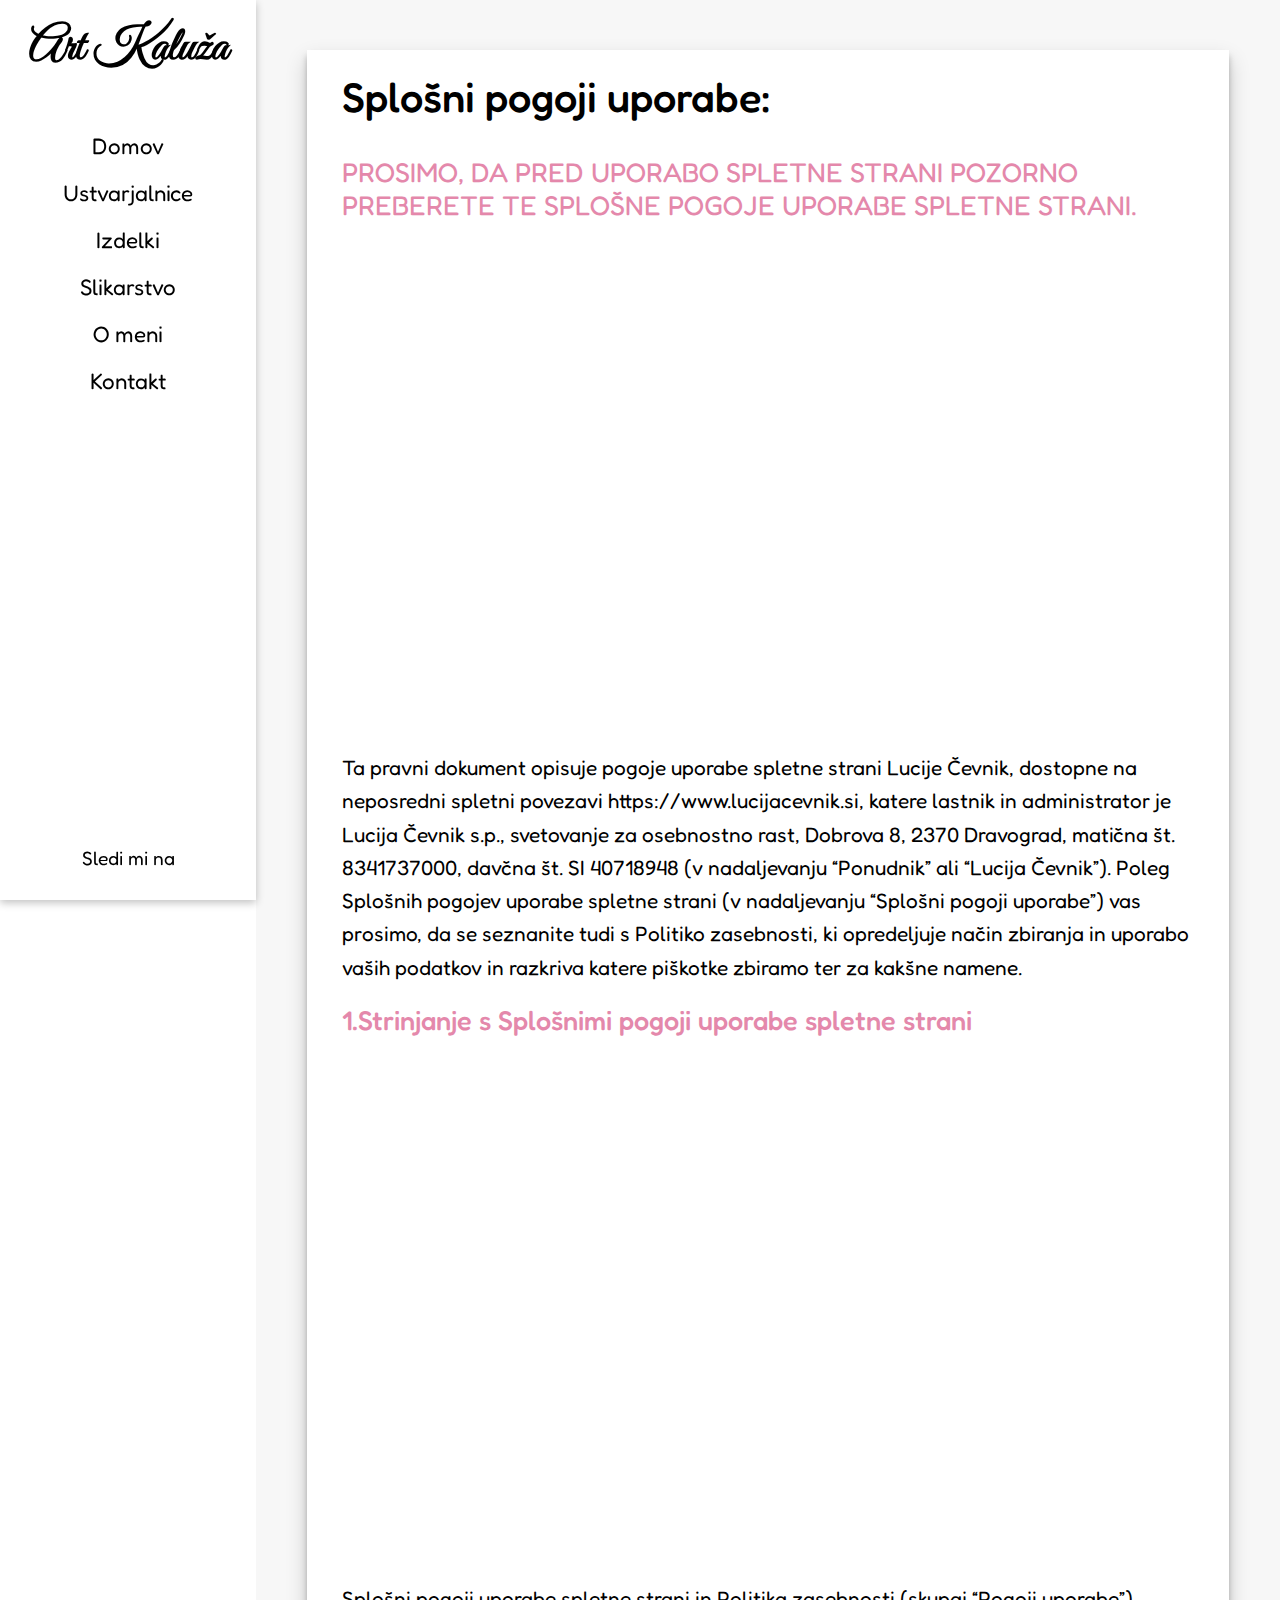
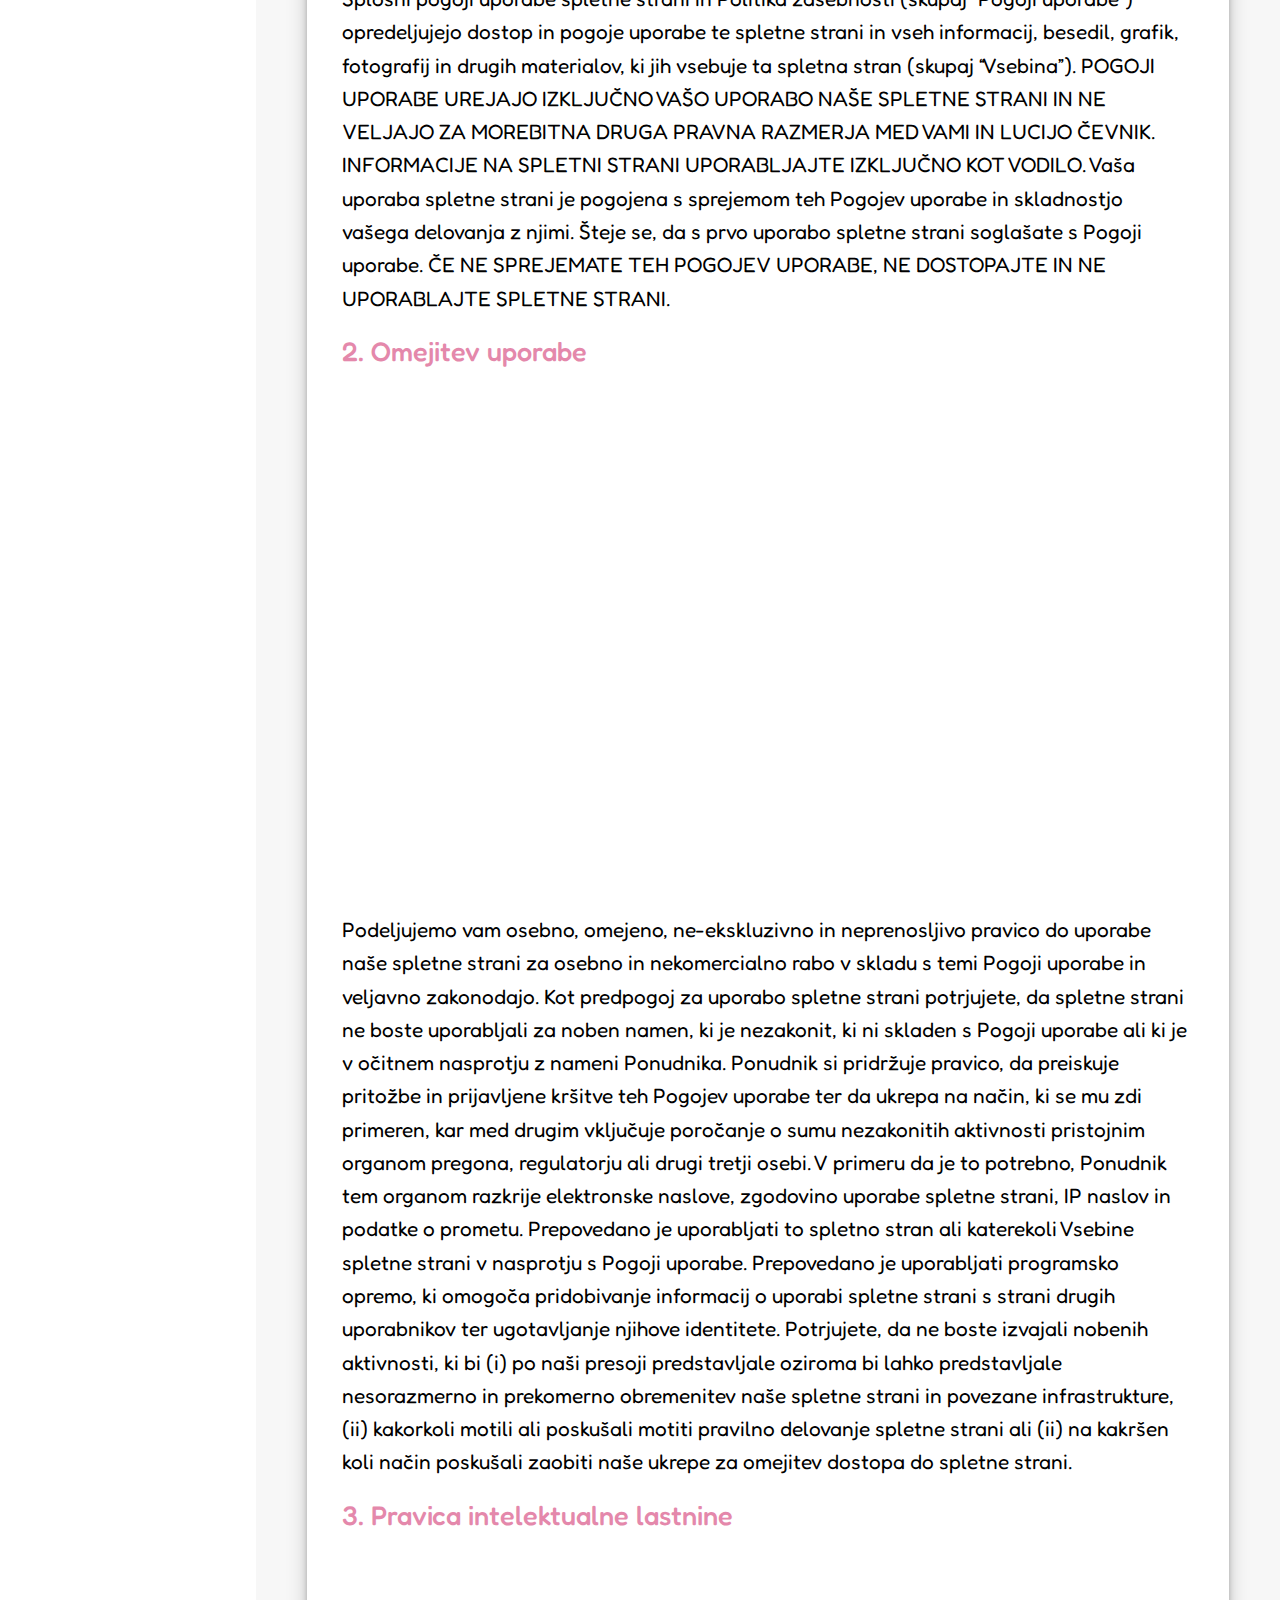
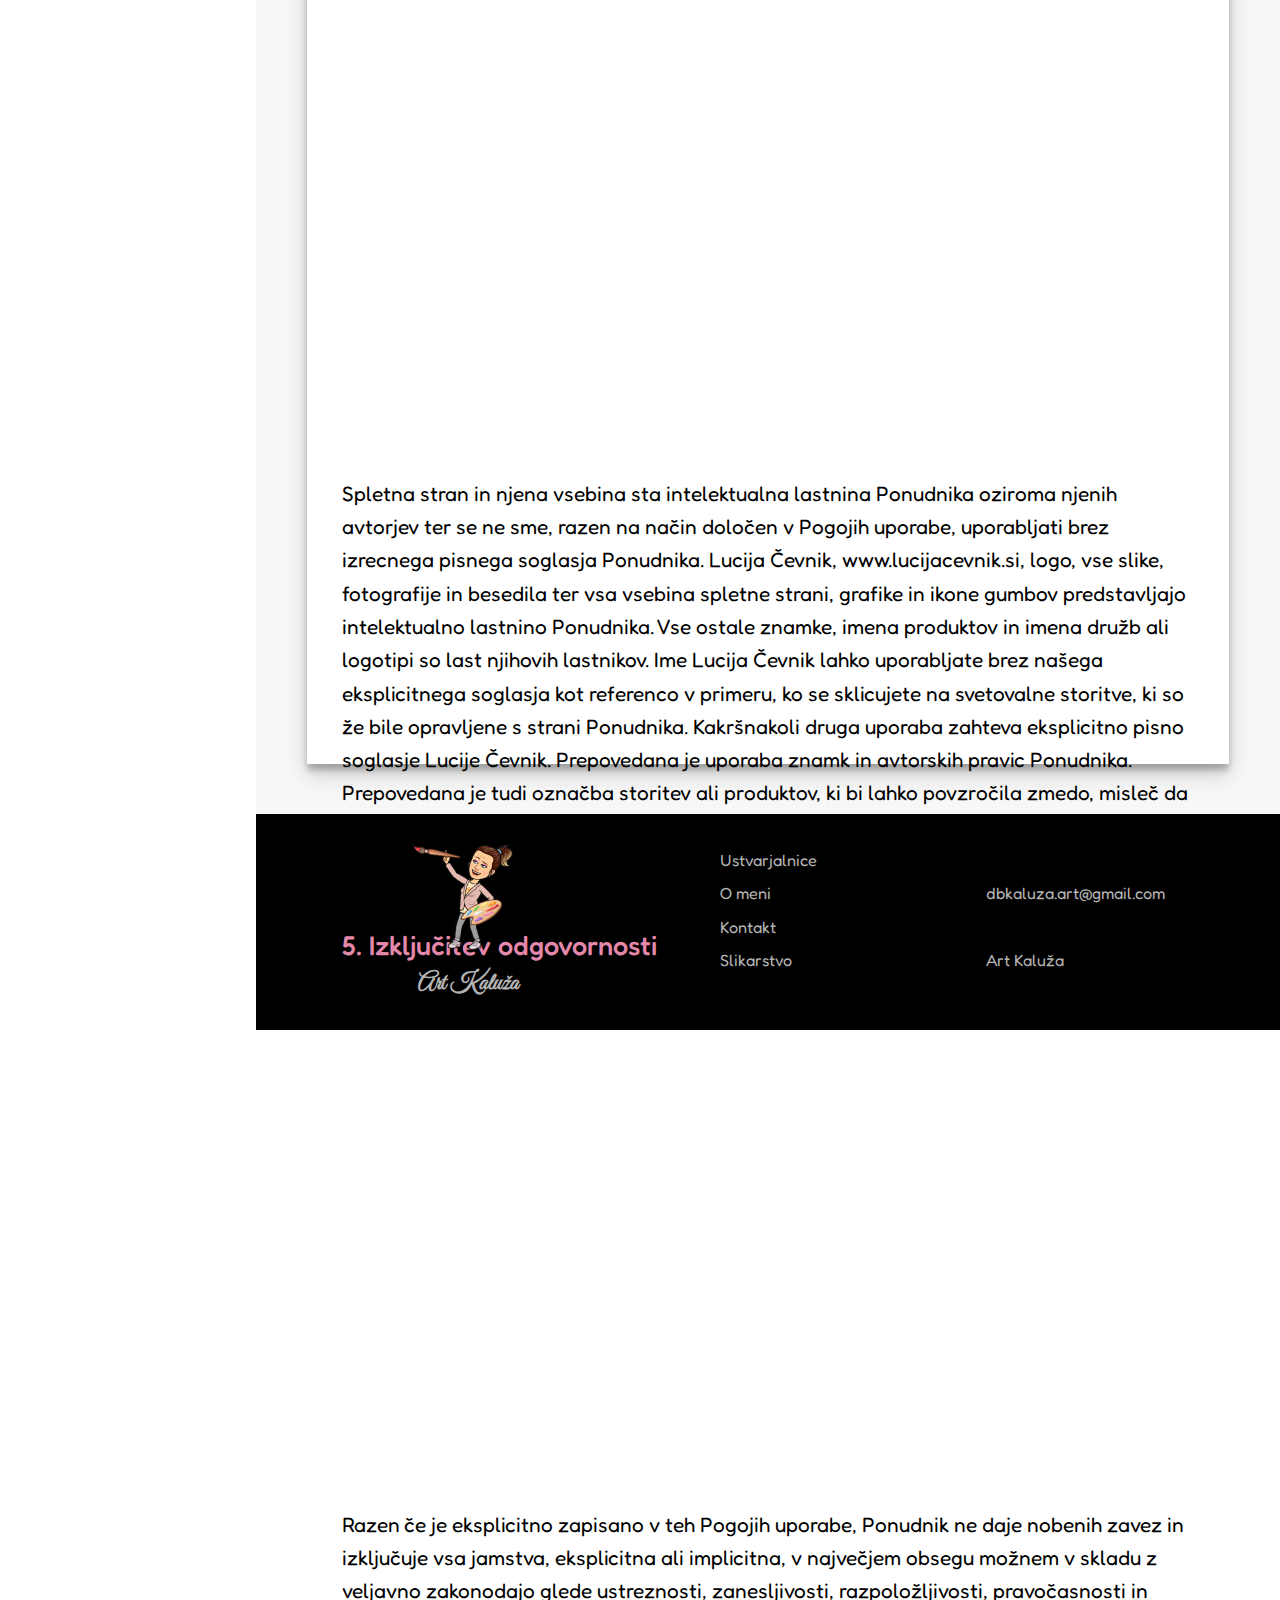
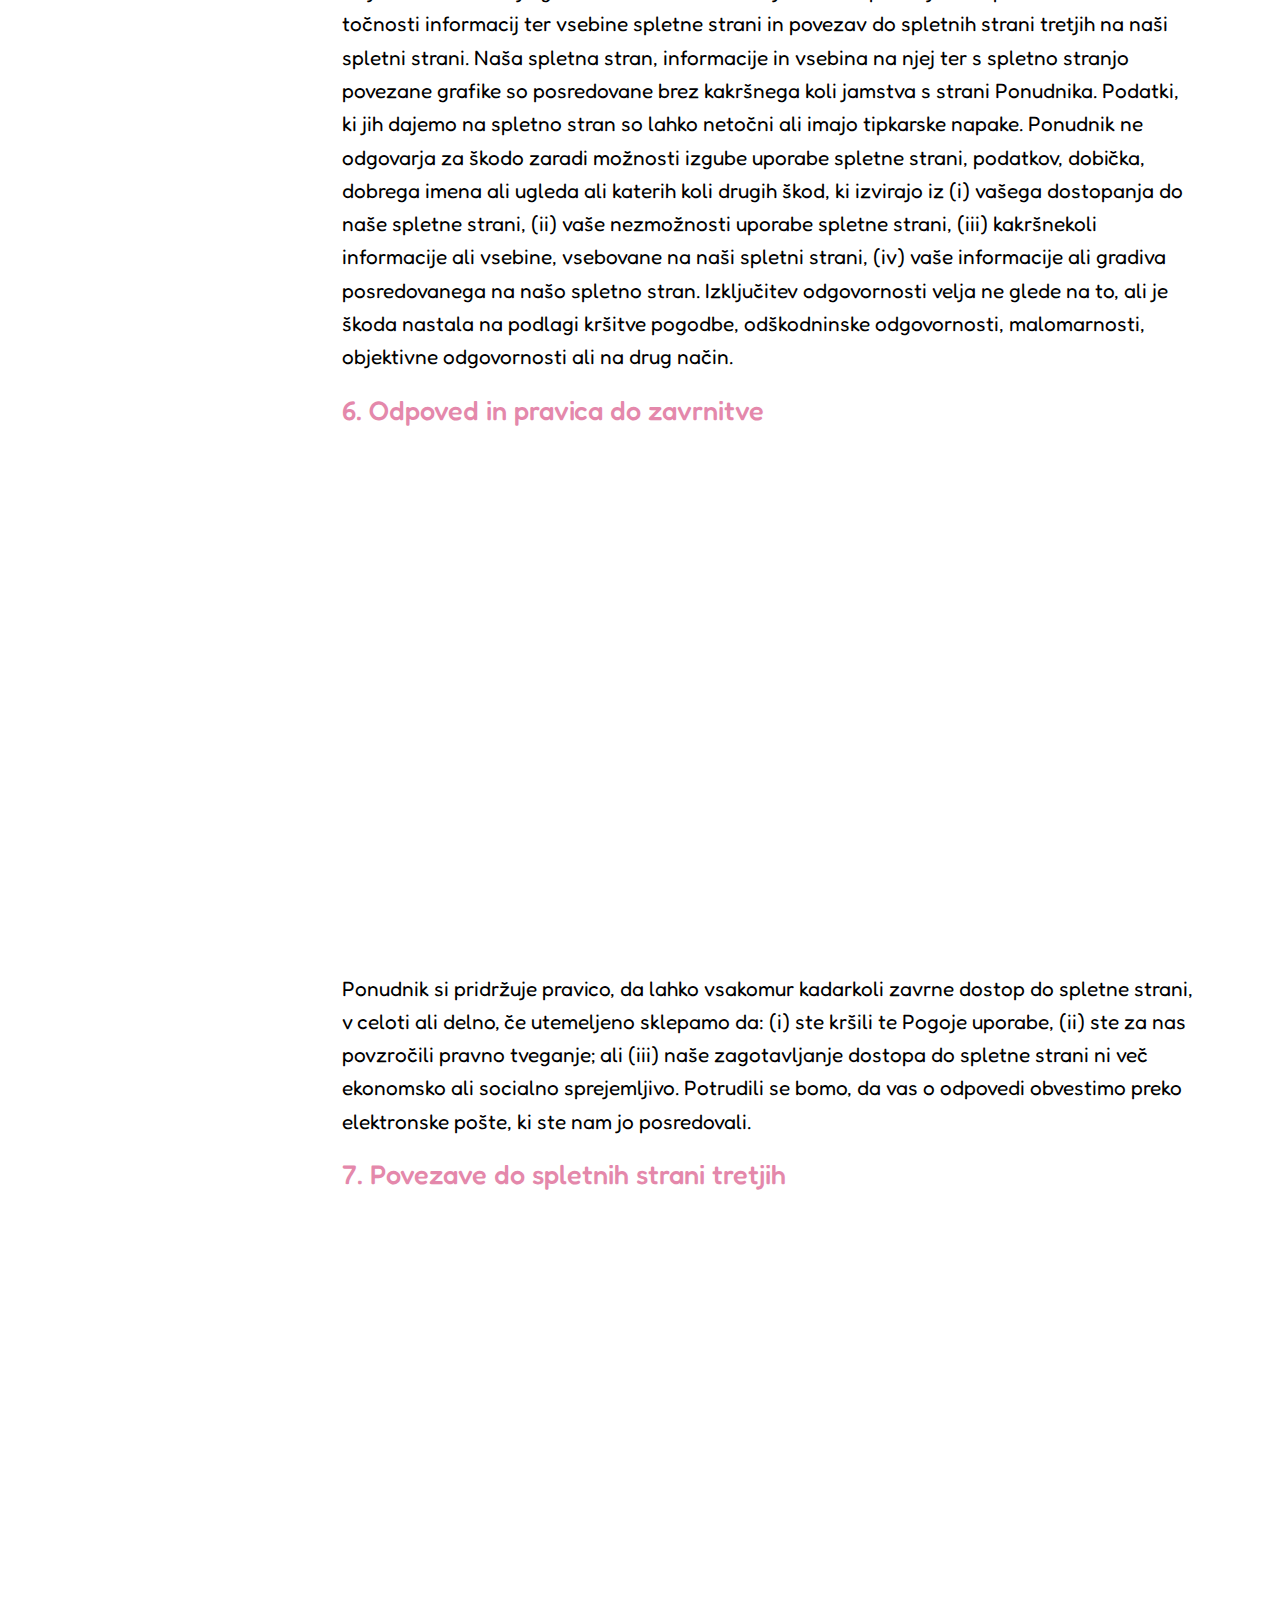
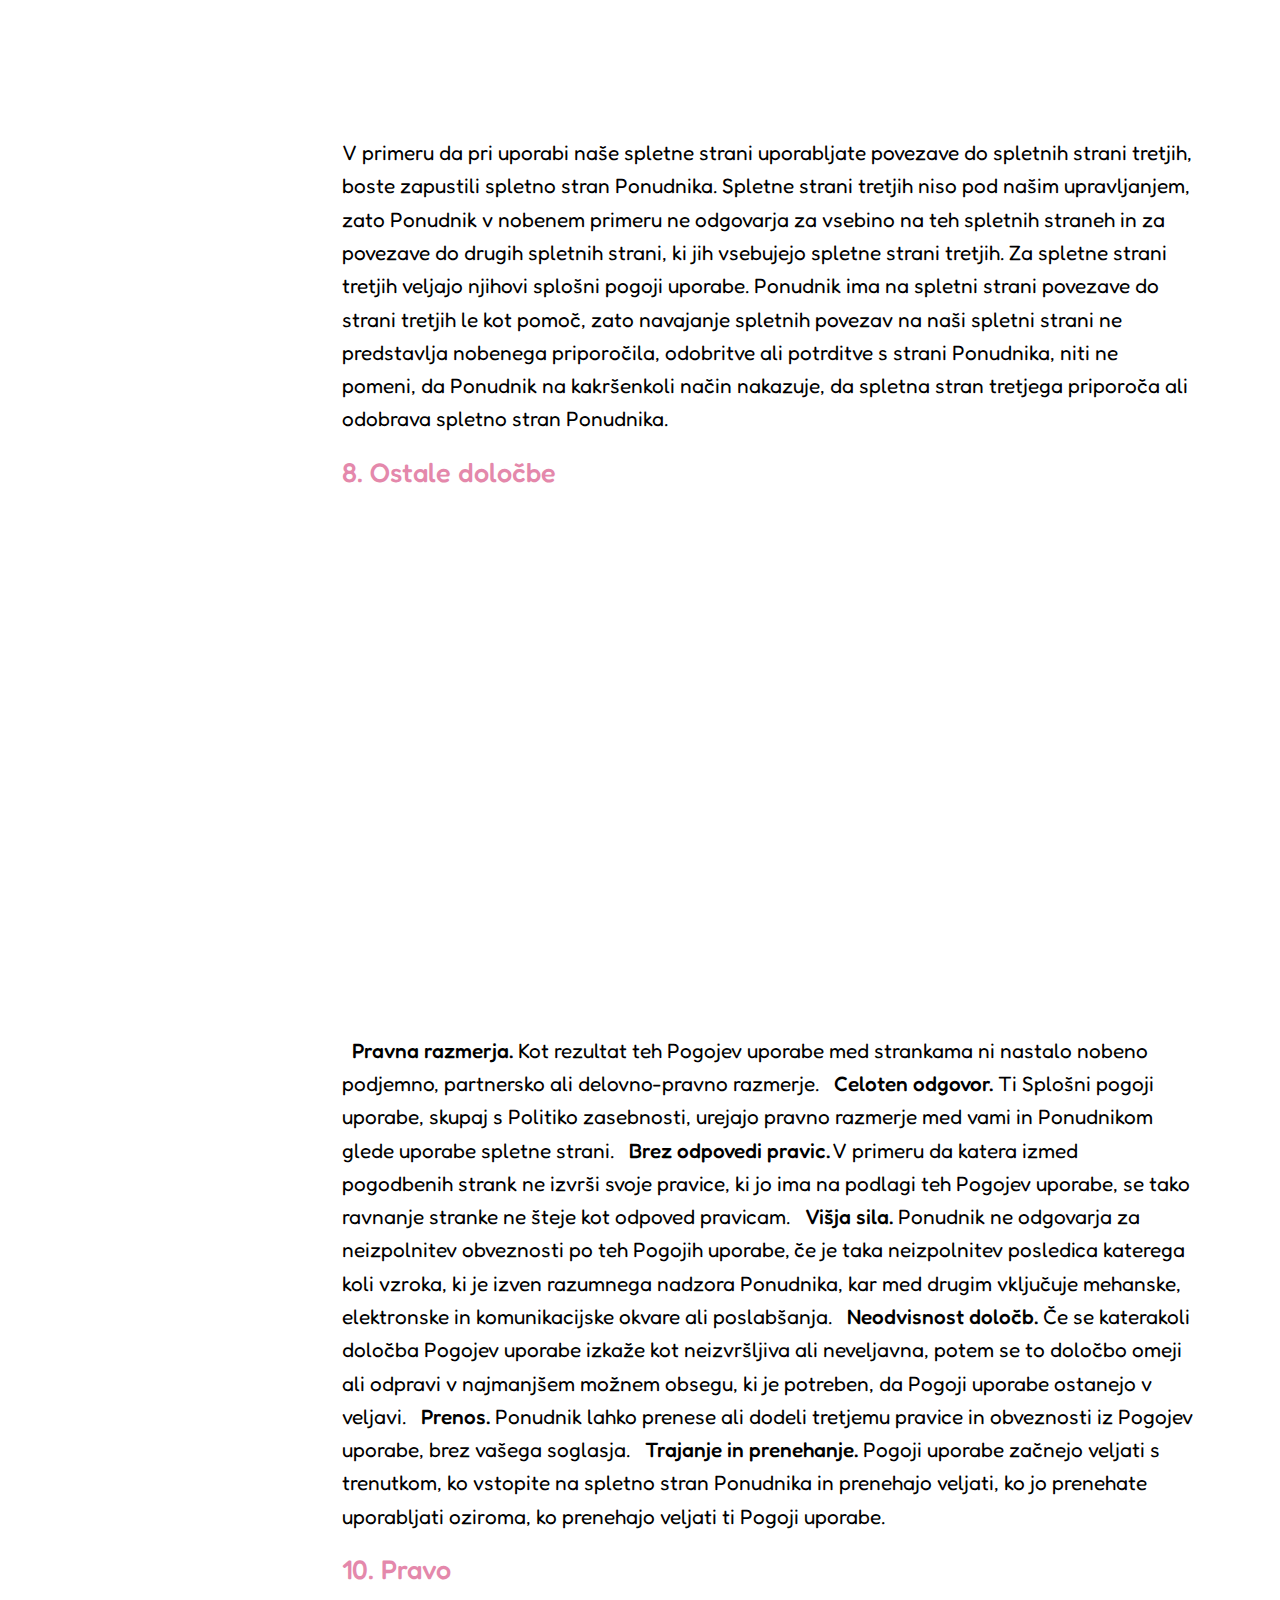
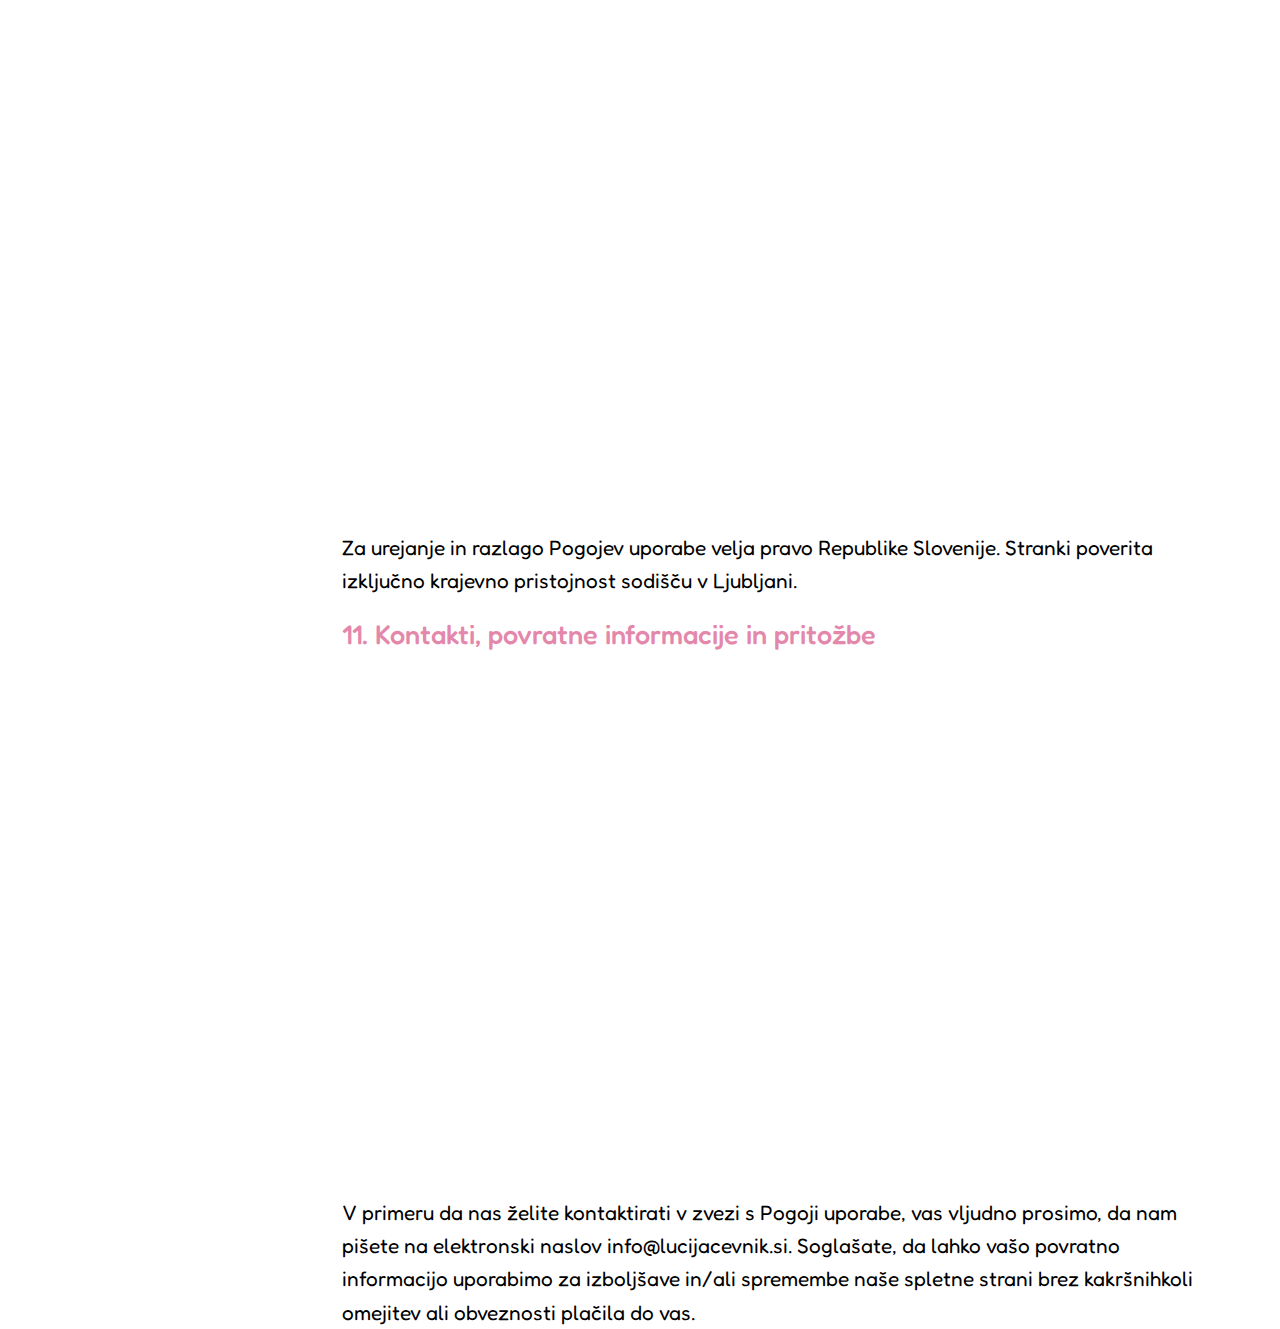
<file: pogojiUporabe.html>
<!DOCTYPE html>
<html lang="en">
<head>
    <meta charset="UTF-8">
    <title>biografija</title>
    <link href="https://cdn.jsdelivr.net/npm/bootstrap@5.1.3/dist/css/bootstrap.min.css" rel="stylesheet"
          integrity="sha384-1BmE4kWBq78iYhFldvKuhfTAU6auU8tT94WrHftjDbrCEXSU1oBoqyl2QvZ6jIW3" crossorigin="anonymous">

    <link rel="stylesheet" href="https://use.fontawesome.com/releases/v5.15.4/css/all.css"
          integrity="sha384-DyZ88mC6Up2uqS4h/KRgHuoeGwBcD4Ng9SiP4dIRy0EXTlnuz47vAwmeGwVChigm" crossorigin="anonymous">

    <link href="style.css" rel="stylesheet">

    <meta name="viewport" content="width=device-width, initial-scale=1">


    <link rel="preconnect" href="https://fonts.googleapis.com">
    <link rel="preconnect" href="https://fonts.gstatic.com" crossorigin>
    <link href="https://fonts.googleapis.com/css2?family=Fredoka:wght@300;400;500&family=Great+Vibes&family=Quintessential&display=swap"
          rel="stylesheet">

</head>
<body>
<nav>
    <div class="nav">
        <h2 class="nav__logo">Art Kaluža</h2>
        <ul class="nav__list">
            <li>
                <a href="index.html">Domov</a>
            </li>
            <li>
                <a href="delavnice.html">Ustvarjalnice</a>
            </li>
            <li>
                <a href="likovniIzdelki.html">Izdelki</a>
            </li>
            <li>
                <a href="slikarstvo.html">Slikarstvo</a>
            </li>
            <li>
                <a href="bio.html">O meni</a>
            </li>
            <li>
                <a href="kontakt.html">Kontakt</a>
            </li>

        </ul>
        <div class="nav__link">
            <h4 style="font-weight: 400; color: lightgrey"><a href="https://www.facebook.com/art.kaluza.9"
                                                              target="_blank">Sledi mi na
                <i class="fab fa-facebook"></i></a></h4>

        </div>
    </div>
</nav>

<main>
    <div class="main__nav">
        <a href="index.html"><h1>Art Kaluža</h1></a>
        <button class="bars"><i class="fas fa-bars"></i></button>
    </div>
    <div style=" padding: 20px; max-width: 1200px; width: 90%"
         class="subcontainer">

        <div style=" border: none" class="subcontainer__content pogojiUporabe">
            <h1 style="font-weight: 500;  margin-bottom: 5%;">Splošni pogoji uporabe:</h1>
            <h2 style="font-weight: 430; margin-bottom: 2%">PROSIMO, DA PRED UPORABO SPLETNE STRANI POZORNO PREBERETE TE
                SPLOŠNE POGOJE UPORABE SPLETNE STRANI.</h2>
            <p>Ta pravni dokument opisuje pogoje uporabe spletne strani Lucije Čevnik, dostopne na neposredni spletni
                povezavi https://www.lucijacevnik.si, katere lastnik in administrator je Lucija Čevnik s.p., svetovanje
                za osebnostno rast, Dobrova 8, 2370 Dravograd, matična št. 8341737000, davčna št. SI 40718948 (v
                nadaljevanju “Ponudnik” ali “Lucija Čevnik”).

                Poleg Splošnih pogojev uporabe spletne strani (v nadaljevanju “Splošni pogoji uporabe”) vas prosimo, da
                se seznanite tudi s Politiko zasebnosti, ki opredeljuje način zbiranja in uporabo vaših podatkov in
                razkriva katere piškotke zbiramo ter za kakšne namene.
            </p>
            <h2>1.Strinjanje s Splošnimi pogoji uporabe spletne strani</h2>
            <p>Splošni pogoji uporabe spletne strani in Politika zasebnosti (skupaj “Pogoji uporabe”) opredeljujejo
                dostop in pogoje uporabe te spletne strani in vseh informacij, besedil, grafik, fotografij in drugih
                materialov, ki jih vsebuje ta spletna stran (skupaj “Vsebina”).

                POGOJI UPORABE UREJAJO IZKLJUČNO VAŠO UPORABO NAŠE SPLETNE STRANI IN NE VELJAJO ZA MOREBITNA DRUGA
                PRAVNA RAZMERJA MED VAMI IN LUCIJO ČEVNIK. INFORMACIJE NA SPLETNI STRANI UPORABLJAJTE IZKLJUČNO KOT
                VODILO.

                Vaša uporaba spletne strani je pogojena s sprejemom teh Pogojev uporabe in skladnostjo vašega delovanja
                z njimi. Šteje se, da s prvo uporabo spletne strani soglašate s Pogoji uporabe. ČE NE SPREJEMATE TEH
                POGOJEV UPORABE, NE DOSTOPAJTE IN NE UPORABLAJTE SPLETNE STRANI.</p>
            <h2>2. Omejitev uporabe</h2>
            <p>Podeljujemo vam osebno, omejeno, ne-ekskluzivno in neprenosljivo pravico do uporabe naše spletne strani
                za osebno in nekomercialno rabo v skladu s temi Pogoji uporabe in veljavno zakonodajo. Kot predpogoj za
                uporabo spletne strani potrjujete, da spletne strani ne boste uporabljali za noben namen, ki je
                nezakonit, ki ni skladen s Pogoji uporabe ali ki je v očitnem nasprotju z nameni Ponudnika. Ponudnik si
                pridržuje pravico, da preiskuje pritožbe in prijavljene kršitve teh Pogojev uporabe ter da ukrepa na
                način, ki se mu zdi primeren, kar med drugim vključuje poročanje o sumu nezakonitih aktivnosti
                pristojnim organom pregona, regulatorju ali drugi tretji osebi. V primeru da je to potrebno, Ponudnik
                tem organom razkrije elektronske naslove, zgodovino uporabe spletne strani, IP naslov in podatke o
                prometu. Prepovedano je uporabljati to spletno stran ali katerekoli Vsebine spletne strani v nasprotju s
                Pogoji uporabe.

                Prepovedano je uporabljati programsko opremo, ki omogoča pridobivanje informacij o uporabi spletne
                strani s strani drugih uporabnikov ter ugotavljanje njihove identitete.

                Potrjujete, da ne boste izvajali nobenih aktivnosti, ki bi (i) po naši presoji predstavljale oziroma bi
                lahko predstavljale nesorazmerno in prekomerno obremenitev naše spletne strani in povezane
                infrastrukture, (ii) kakorkoli motili ali poskušali motiti pravilno delovanje spletne strani ali (ii) na
                kakršen koli način poskušali zaobiti naše ukrepe za omejitev dostopa do spletne strani.</p>
            <h2>3. Pravica intelektualne lastnine</h2>
            <p>Spletna stran in njena vsebina sta intelektualna lastnina Ponudnika oziroma njenih avtorjev ter se ne
                sme, razen na način določen v Pogojih uporabe, uporabljati brez izrecnega pisnega soglasja Ponudnika.

                Lucija Čevnik, www.lucijacevnik.si, logo, vse slike, fotografije in besedila ter vsa vsebina spletne
                strani, grafike in ikone gumbov predstavljajo intelektualno lastnino Ponudnika. Vse ostale znamke, imena
                produktov in imena družb ali logotipi so last njihovih lastnikov.

                Ime Lucija Čevnik lahko uporabljate brez našega eksplicitnega soglasja kot referenco v primeru, ko se
                sklicujete na svetovalne storitve, ki so že bile opravljene s strani Ponudnika. Kakršnakoli druga
                uporaba zahteva eksplicitno pisno soglasje Lucije Čevnik. Prepovedana je uporaba znamk in avtorskih
                pravic Ponudnika. Prepovedana je tudi označba storitev ali produktov, ki bi lahko povzročila zmedo,
                misleč da gre za produkte ali storitve Ponudnika. Prepovedana je uporaba imena Lucija Čevnik na način,
                ki bi se ga lahko razumelo kot da Lucija Čevnik sponzorira, odobrava oziroma je na kakršenkoli drug
                način povezana z vami, vašimi aktivnostmi, produkti ali storitvami.</p>
            <h2>5. Izključitev odgovornosti</h2>
            <p>Razen če je eksplicitno zapisano v teh Pogojih uporabe, Ponudnik ne daje nobenih zavez in izključuje vsa
                jamstva, eksplicitna ali implicitna, v največjem obsegu možnem v skladu z veljavno zakonodajo glede
                ustreznosti, zanesljivosti, razpoložljivosti, pravočasnosti in točnosti informacij ter vsebine spletne
                strani in povezav do spletnih strani tretjih na naši spletni strani. Naša spletna stran, informacije in
                vsebina na njej ter s spletno stranjo povezane grafike so posredovane brez kakršnega koli jamstva s
                strani Ponudnika.

                Podatki, ki jih dajemo na spletno stran so lahko netočni ali imajo tipkarske napake. Ponudnik ne
                odgovarja za škodo zaradi možnosti izgube uporabe spletne strani, podatkov, dobička, dobrega imena ali
                ugleda ali katerih koli drugih škod, ki izvirajo iz (i) vašega dostopanja do naše spletne strani, (ii)
                vaše nezmožnosti uporabe spletne strani, (iii) kakršnekoli informacije ali vsebine, vsebovane na naši
                spletni strani, (iv) vaše informacije ali gradiva posredovanega na našo spletno stran. Izključitev
                odgovornosti velja ne glede na to, ali je škoda nastala na podlagi kršitve pogodbe, odškodninske
                odgovornosti, malomarnosti, objektivne odgovornosti ali na drug način.</p>
            <h2>6. Odpoved in pravica do zavrnitve </h2>
            <p>Ponudnik si pridržuje pravico, da lahko vsakomur kadarkoli zavrne dostop do spletne strani, v celoti ali
                delno, če utemeljeno sklepamo da: (i) ste kršili te Pogoje uporabe, (ii) ste za nas povzročili pravno
                tveganje; ali (iii) naše zagotavljanje dostopa do spletne strani ni več ekonomsko ali socialno
                sprejemljivo.

                Potrudili se bomo, da vas o odpovedi obvestimo preko elektronske pošte, ki ste nam jo posredovali.</p>
            <h2>7. Povezave do spletnih strani tretjih</h2>
            <p>V primeru da pri uporabi naše spletne strani uporabljate povezave do spletnih strani tretjih, boste
                zapustili spletno stran Ponudnika. Spletne strani tretjih niso pod našim upravljanjem, zato Ponudnik v
                nobenem primeru ne odgovarja za vsebino na teh spletnih straneh in za povezave do drugih spletnih
                strani, ki jih vsebujejo spletne strani tretjih. Za spletne strani tretjih veljajo njihovi splošni
                pogoji uporabe. Ponudnik ima na spletni strani povezave do strani tretjih le kot pomoč, zato navajanje
                spletnih povezav na naši spletni strani ne predstavlja nobenega priporočila, odobritve ali potrditve s
                strani Ponudnika, niti ne pomeni, da Ponudnik na kakršenkoli način nakazuje, da spletna stran tretjega
                priporoča ali odobrava spletno stran Ponudnika.</p>
            <h2>8. Ostale določbe</h2>
            <p><span class="bold">Pravna razmerja.</span> Kot rezultat teh Pogojev uporabe med strankama ni nastalo
                nobeno podjemno, partnersko
                ali delovno-pravno razmerje.

                <span class="bold">Celoten odgovor.</span> Ti Splošni pogoji uporabe, skupaj s Politiko zasebnosti,
                urejajo pravno razmerje med
                vami in Ponudnikom glede uporabe spletne strani.

                <span class="bold">Brez odpovedi pravic.</span> V primeru da katera izmed pogodbenih strank ne izvrši
                svoje pravice, ki jo ima na
                podlagi teh Pogojev uporabe, se tako ravnanje stranke ne šteje kot odpoved pravicam.

                <span class="bold">Višja sila.</span> Ponudnik ne odgovarja za neizpolnitev obveznosti po teh Pogojih
                uporabe, če je taka
                neizpolnitev posledica katerega koli vzroka, ki je izven razumnega nadzora Ponudnika, kar med drugim
                vključuje mehanske, elektronske in komunikacijske okvare ali poslabšanja.

                <span class="bold">Neodvisnost določb.</span> Če se katerakoli določba Pogojev uporabe izkaže kot
                neizvršljiva ali neveljavna,
                potem se to določbo omeji ali odpravi v najmanjšem možnem obsegu, ki je potreben, da Pogoji uporabe
                ostanejo v veljavi.

                <span class="bold">Prenos.</span> Ponudnik lahko prenese ali dodeli tretjemu pravice in obveznosti iz
                Pogojev uporabe, brez vašega
                soglasja.

                <span class="bold">Trajanje in prenehanje.</span> Pogoji uporabe začnejo veljati s trenutkom, ko
                vstopite na spletno stran
                Ponudnika in prenehajo veljati, ko jo prenehate uporabljati oziroma, ko prenehajo veljati ti Pogoji
                uporabe.</p>
            <h2>10. Pravo</h2>
            <p>Za urejanje in razlago Pogojev uporabe velja pravo Republike Slovenije. Stranki poverita izključno
                krajevno pristojnost sodišču v Ljubljani.</p>
            <h2>11. Kontakti, povratne informacije in pritožbe</h2>
            <p>V primeru da nas želite kontaktirati v zvezi s Pogoji uporabe, vas vljudno prosimo, da nam pišete na
                elektronski naslov info@lucijacevnik.si. Soglašate, da lahko vašo povratno informacijo uporabimo za
                izboljšave in/ali spremembe naše spletne strani brez kakršnihkoli omejitev ali obveznosti plačila do
                vas.
            </p>
        </div>

    </div>
    <div class="footer">
        <div class="container">
            <div class="row">
                <div class="col-4">
                    <img src="media/bitMoji.png">
                    <h3 >Art Kaluža</h3>
                </div>
                <div class="col-4">
                    <ul>
                        <li><a style="color: rgba(180, 180,180, 1);" href="delavnice.html">Ustvarjalnice</a></li>
                        <li><a style="color: rgba(180, 180,180, 1);" href="bio.html">O meni</a></li>
                        <li><a style="color: rgba(180, 180,180, 1);" href="kontakt.html">Kontakt</a></li>
                        <li><a style="color: rgba(180, 180,180, 1);" href="slikarstvo.html">Slikarstvo</a></li>
                    </ul>
                </div>
                <div class="col-4">
                    <ul>
                        <li><i class="fas fa-envelope"></i><br> dbkaluza.art@gmail.com
                        </li>
                        <li><i class="fab fa-facebook"></i><br> Art Kaluža</li>
                    </ul>
                </div>
            </div>
        </div>
    </div>


</main>

<script src="main.js"></script>
<script src="https://cdn.jsdelivr.net/npm/@popperjs/core@2.10.2/dist/umd/popper.min.js"
        integrity="sha384-7+zCNj/IqJ95wo16oMtfsKbZ9ccEh31eOz1HGyDuCQ6wgnyJNSYdrPa03rtR1zdB"
        crossorigin="anonymous"></script>
<script src="https://cdn.jsdelivr.net/npm/bootstrap@5.1.3/dist/js/bootstrap.min.js"
        integrity="sha384-QJHtvGhmr9XOIpI6YVutG+2QOK9T+ZnN4kzFN1RtK3zEFEIsxhlmWl5/YESvpZ13"
        crossorigin="anonymous"></script>
</body>
</html>
</file>
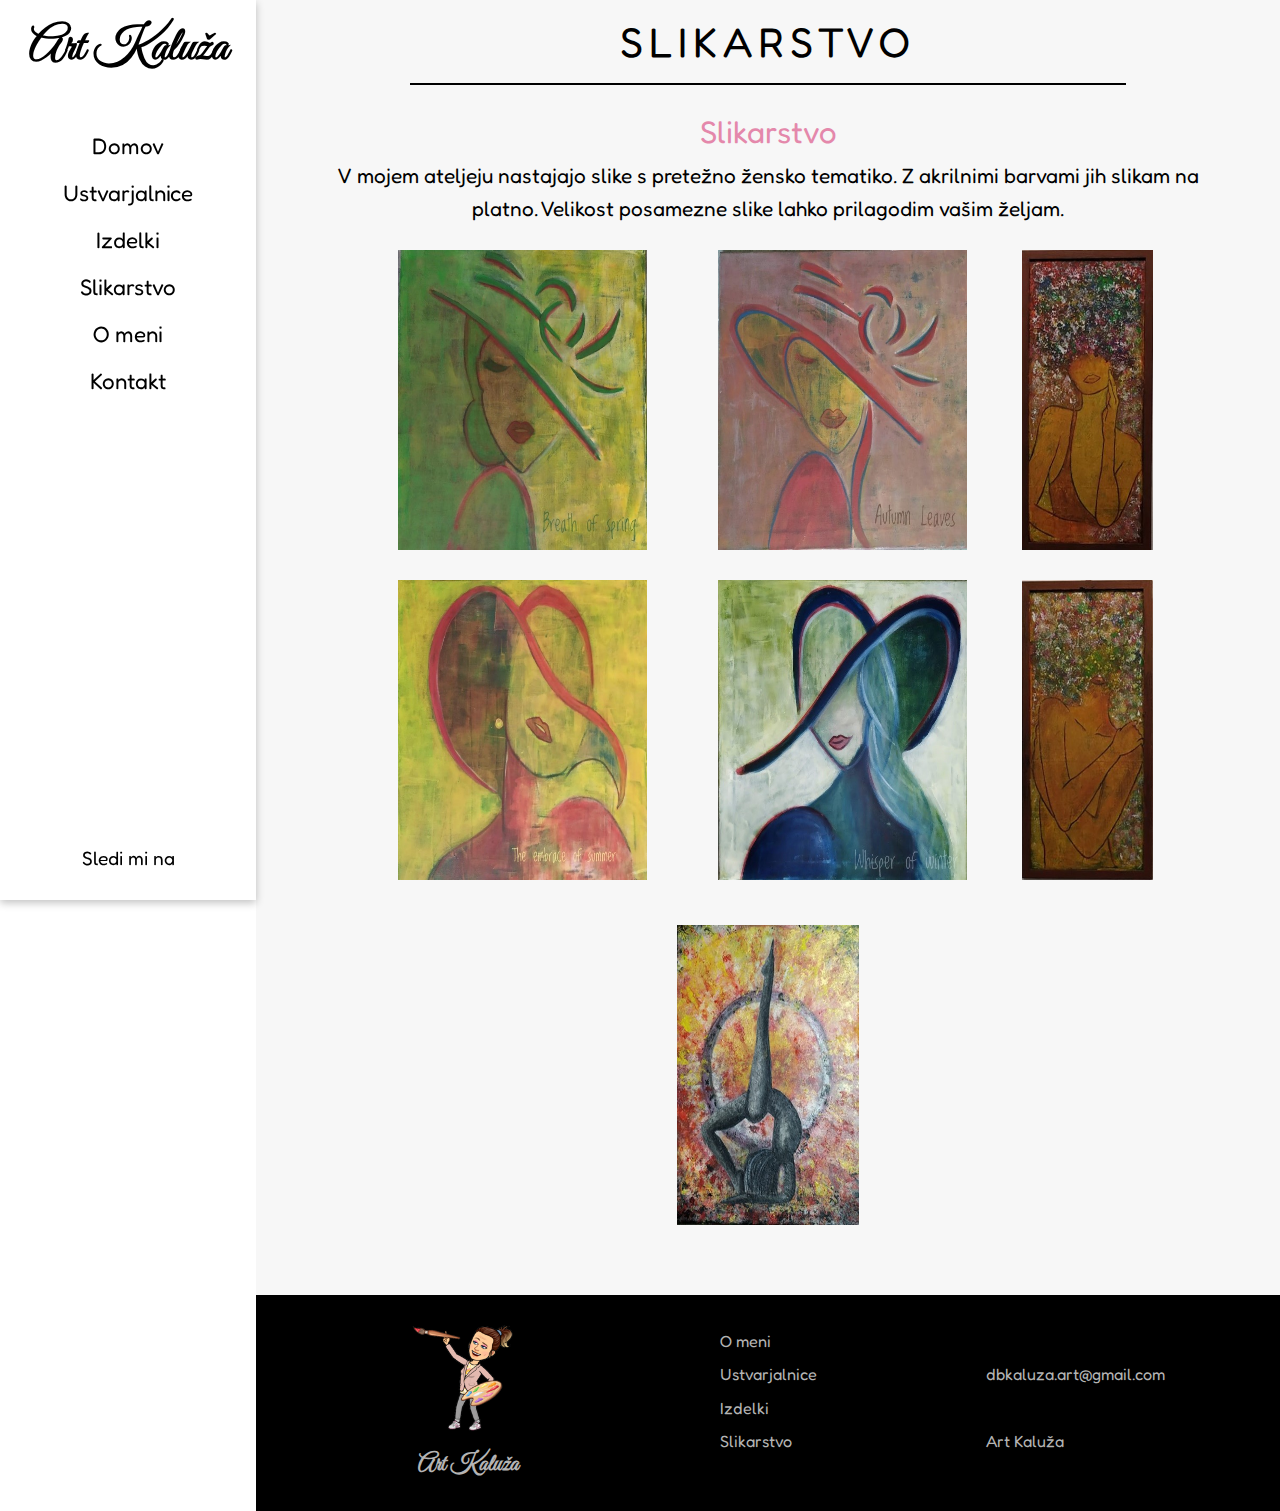
<file: slikarstvo.html>
<!DOCTYPE html>
<html lang="en" xmlns="http://www.w3.org/1999/html">
<head>
    <meta charset="UTF-8">
    <title>Slikarstvo likovnih izdelkov</title>

    <link href="https://cdn.jsdelivr.net/npm/bootstrap@5.1.3/dist/css/bootstrap.min.css" rel="stylesheet"
          integrity="sha384-1BmE4kWBq78iYhFldvKuhfTAU6auU8tT94WrHftjDbrCEXSU1oBoqyl2QvZ6jIW3" crossorigin="anonymous">

    <link rel="stylesheet" href="https://use.fontawesome.com/releases/v5.15.4/css/all.css"
          integrity="sha384-DyZ88mC6Up2uqS4h/KRgHuoeGwBcD4Ng9SiP4dIRy0EXTlnuz47vAwmeGwVChigm" crossorigin="anonymous">

    <link href="style.css" rel="stylesheet">

    <meta name="viewport" content="width=device-width, initial-scale=1">

    <link rel="preconnect" href="https://fonts.googleapis.com">
    <link rel="preconnect" href="https://fonts.gstatic.com" crossorigin>
    <link href="https://fonts.googleapis.com/css2?family=Fredoka:wght@300;400;500&family=Great+Vibes&family=Quintessential&display=swap" rel="stylesheet">


</head>
<body>
<nav>
    <div class="nav">
        <h2 class="nav__logo">Art Kaluža</h2>
        <ul class="nav__list">
            <li>
                <a href="index.html">Domov</a>
            </li>
            <li>
                <a href="delavnice.html">Ustvarjalnice</a>
            </li>
            <li>
                <a href="likovniIzdelki.html">Izdelki</a>
            </li>
            <li>
                <a href="slikarstvo.html">Slikarstvo</a>
            </li>
            <li>
                <a href="bio.html">O meni</a>
            </li>
            <li>
                <a href="kontakt.html" >Kontakt</a>
            </li>

        </ul>
        <div class="nav__link">
            <h4 style="font-weight: 400; color: lightgrey"><a href="https://www.facebook.com/art.kaluza.9" target="_blank">Sledi mi na
                <i class="fab fa-facebook"></i></a></h4>

        </div>
    </div>
</nav>

<main>
    <div class="main__nav">
        <a href="index.html"><h1>Art Kaluža</h1></a>
        <button class="bars"><i class="fas fa-bars"></i></button>
    </div>
    <h2 id="h2" style=" color: black; background-color: transparent;border-bottom: 2px black solid; width: 70%; text-align: center; font-size: 2em; padding: 25px; letter-spacing: 6px ; margin: 0 auto">SLIKARSTVO</h2>
    <div  class="main__container izdelki">
        <h2>Slikarstvo</h2>
        <p>V mojem ateljeju nastajajo slike s pretežno žensko tematiko. Z akrilnimi barvami jih slikam na platno.
            Velikost posamezne slike lahko prilagodim vašim željam.
        </p>
        <div class="row">
            <div class="column">
                <img src="media/slikarstvo/Slika1.jpg">
                <img src="media/slikarstvo/Slika2.jpg">
            </div>
            <div class="column">
                <img src="media/slikarstvo/Slika3.jpg">
                <img src="media/slikarstvo/Slika4.jpg">
            </div>
            <div class="column">
                <img src="media/slikarstvo/Slika7.jpg">
                <img src="media/slikarstvo/Slika6.jpg">
            </div>
            <div class="column">
                <img src="media/slikarstvo/Slika5.jpg">

            </div>
        </div>
    </div>
    </div>
    <div class="footer">
        <div class="container">
            <div class="row">
                <div class="col-4">
                    <img src="media/bitMoji.png">
                    <h3 >Art Kaluža</h3>
                </div>
                <div class="col-4">
                    <ul>
                        <li><a style="color: rgba(180, 180,180, 1);" href="bio.html">O meni</a></li>
                        <li><a style="color: rgba(180, 180,180, 1);" href="delavnice.html">Ustvarjalnice</a></li>
                        <li><a style="color: rgba(180, 180,180, 1);" href="likovniIzdelki.html">Izdelki</a></li>
                        <li><a style="color: rgba(180, 180,180, 1);" href="slikarstvo.html">Slikarstvo</a></li>
                    </ul>
                </div>
                <div class="col-4">
                    <ul>
                        <li><i class="fas fa-envelope"></i><br> dbkaluza.art@gmail.com
                        </li>
                        <li><i class="fab fa-facebook"></i><br> Art Kaluža</li>
                    </ul>
                </div>
            </div>
        </div>
    </div>

</main>


<script src="main.js"></script>
<script src="https://cdn.jsdelivr.net/npm/@popperjs/core@2.10.2/dist/umd/popper.min.js"
        integrity="sha384-7+zCNj/IqJ95wo16oMtfsKbZ9ccEh31eOz1HGyDuCQ6wgnyJNSYdrPa03rtR1zdB"
        crossorigin="anonymous"></script>
<script src="https://cdn.jsdelivr.net/npm/bootstrap@5.1.3/dist/js/bootstrap.min.js"
        integrity="sha384-QJHtvGhmr9XOIpI6YVutG+2QOK9T+ZnN4kzFN1RtK3zEFEIsxhlmWl5/YESvpZ13"
        crossorigin="anonymous"></script>
</body>
</html>
</file>
<file: style.css>
*, *::before, *::after {
    box-sizing: border-box;
}
* {
    margin: 0;
}
html, body {
    height: 100%;
}
body {
    line-height: 1.2;
    -webkit-font-smoothing: antialiased;
    width: 100vw;
    overflow-x: hidden;
}
img, picture, video, canvas, svg {
    display: block;
    max-width: 100%;
}
input, button, textarea, select {
    font: inherit;
}
p, h1, h2, h3, h4, h5, h6 {
    overflow-wrap: break-word;
}
ul{
    list-style-type: none;
    padding: 0;
}
a{
    color: black;
    text-decoration: none;
}
a:hover{
    color: black;
}
/*CSS reset */

:root{
    --green: rgba(176,181,107,0.1);
    --skin: rgba(255,230,153,1);
    --purple: rgba(228,136,171,1);
    --grey: rgba(175,171,171,0.7);
}
/* body */
body{
    display: flex;
    font-family: 'Fredoka', sans-serif;
}

/* body */

/* nav */
.nav{
    width: 0;
    overflow: hidden;
    height: 100vh;
    display: flex;
    flex-direction: column;
    justify-content: flex-start;
    align-items: center;
    position: relative;
    box-shadow: rgba(0, 0, 0, 0.24) 0px 3px 8px;
    transition: width 0.2s ease-in-out;
    font-size: 1em;
}
.nav__logo{
    margin-top: 20px;
    height: 6%;
    font-size: 3.5em;
    font-family: 'Great Vibes', cursive;
    font-weight: 600;
}
.nav__list{
    font-size: 1.5em;
    margin-top: 150px;
    width: 100%;
    height: 20%;
    display: flex;
    flex-direction: column;
    justify-content: center;
    align-items: center;

}
.nav__link{
    display: flex;
    flex-direction: column;
    justify-content: center;
    align-items: center;
    position: absolute;
    bottom: 30px;
    font-size: 1.2em;
    overflow: hidden;
}
.nav__list li{
    text-align: center;
    padding: 10px 0;
    width: 100%;
    transition: background-color 0.2s ease-in;
}
.nav__list li:hover {
    background-color: rgba(150, 150, 150, 0.2);
}
/* nav */


/* main */
.heroImage{
    height: 92vh;
    background-image: url("media/naslovnaSLika.jpg");
    background-size: cover;
    background-position: top center;
}
.hero__content{
    background-color: rgba(255, 255, 255, 0.7);
    height: 100%;
    padding: 10px 15px;
    display: flex;
    flex-direction: column;
    justify-content: space-between;
    padding-bottom: 4em;
    font-size: 1em;
}
.hero__content li{
    margin: 20px 0;
}
.hero__content h3 a{
    font-weight: 400;
    color: white;
    background-color: var(--purple);
    width: fit-content;
    padding: 8px 20px;
    box-shadow: 4px 4px black;
    font-size: 0.7em;
}

.line{
    width: 30%;
    height: 3px;
    background-color: var(--purple);
    transition: width 0.3s ease-in-out;
}

.col-lg-4:hover  .line{
    width: 100%;
}

.fa-check{
    color: var(--purple);
    margin-right: 10px;
}

.grey__line{
    width: 80%;
    height: 2px;
    background-color: rgba(150, 150, 150, 0.3);
    margin: 20px auto;
}

main{
    width: 100vw;
    line-height: 1.6em;
    height: fit-content;
    min-height: 100vh;
    background-color: rgba(243,243,243,0.7);
    font-size: 1.2em;
}

.main__nav{
    height: 8vh;
    width: 100vw;
    display: flex;
    justify-content: center;
    align-items: center;
    background-color: var(--purple);
    position: sticky;
    top: 0;
    z-index: 5;
}
.col-lg-4{
    padding: 20px;
    transition: 0.5s ease-in-out;
}
.col-lg-4:hover{
    transform: scale(1.1);
}
.main__nav h1{
    color: white;
    letter-spacing: 6px;
    font-weight: 400;
    width: 100%;
    height: auto;
    font-size: 1.5em;
    text-align: center;
    margin: 0;
}
.main__nav button{
    background-color: transparent;
    border: none;
    position: absolute;
    font-size: 1.3em;
    color: white;
    right: 3%;
}
.main__container{
    width: 100%;
    margin: 15px auto;
    padding: 15px;
    text-align: center;
}

main h2{
    color: var(--purple);
    margin: 0 0;
    font-weight: 400;
    font-size: 1.3em;
    height: 15%;

}
.subcontainer{
    width: 95%;
    margin: 50px auto;
    display: flex;
    flex-direction: column;
    background-color: white;
    box-shadow: 0 10px 20px rgba(0,0,0,0.19), 0 6px 6px rgba(0,0,0,0.23);

}
.subcontainer__content{
    padding: 10px;
    padding-top: 5px;
    border: 1px lightgrey solid;
    text-align: left;
}
.subcontainer li{
    margin: 15px 0;
}
.fa-star{
    color:  gold;
}
.fa-dot-circle{
    margin: 0 5px;
    font-size: 0.8em;
}
.pogojiUporabe h2{
    font-weight: 500;
}
.pogojiUporabe p{
    margin-bottom: 20px;
}
.bold{
    font-weight: 500;
    margin-left: 10px;
}
#h2{
    display: none;
}
.main__container img{
    width: 90%;
    box-shadow: 0 10px 20px rgba(0,0,0,0.19), 0 6px 6px rgba(0,0,0,0.23);
    margin: 35px auto;

}
.image__container{
    margin-top: 15px;
    margin-bottom: 15px;
}
#kontakt{
    background-color: transparent;
    box-shadow: none;
    height: 100vh;
}
#kontakt .subcontainer__content{
    border: none;
}
.kontak__row{
    padding: 15px;
    border-bottom: 2px lightgrey solid;
}
.kontak__vrsta {
    color: var(--purple);
}
form{
    display: flex;
    flex-direction: column;
}

input{
    border: 2px black solid;
    margin-top: 5px;
    margin-bottom: 10px;
    background-color: transparent;
}
textarea{
    border: 2px black solid;
    margin: 15px 0;
    background-color: transparent;
}

form button{
    background-color: black;
    color: white;
    width: fit-content;
    padding: 6px 10px;
    border: none;
}
.delavnice__btns{
    width: 90%;
    display: flex;
    flex-wrap: wrap;
    padding: 5px 5px;
    margin: 5px auto;
}
.btn{
    margin: 5px;
    font-size: 0.7em;
    background-color: transparent;
    border: 3px var(--purple) solid;
    transition: background-color, color 0.3s ease-in-out;
    width: 46%;
    color: black;
    padding: 4px;
    height: available;
}
.btn:hover{
    background-color: var(--purple);
    color: white;
}
.btn:focus{
    box-shadow: none;
}
.delavnica__content{
    padding: 15px;
    flex-direction: column;
    justify-content: center;
    align-items: center;
    position: relative;
    width: 90%;
    margin: 0 auto;
    display: none;
    font-size: 1.1em;
    min-height: 60vh;
}
.delavnica__content h2{
    font-size: 1.2em;
    background-color: var(--purple);
    width: fit-content;
    color: white;
    padding: 6px 10px;

}
.delavnica__galerija{
    width: 100%;
    margin-bottom: 20px;
    margin-top: 5px;
    display: flex;
    flex-wrap: wrap;
}
.delavnica_img_wraper{
    height: fit-content;
    width: 80%;
    object-fit: contain;
    margin: 10px auto;
}
.delavnica__galerija img{
     width: 100%;
    height: 100%;
}

.btn__prijava__block{
    width: 100%;
    display: flex;
    justify-content: center;
    align-items: center;
}
.btnprijava{
    margin: 10px auto;
    margin-bottom: 30px;
    background-color: var(--purple);
    border: none;
    padding: 6px 22px;
    border-radius: 30px;
    color: white;
}

/* main */

/* izdelki */
.izdelki{
    display: flex;
    justify-content: center;
    align-items: center;
    flex-direction: column;
}
.izdelki h2{
    text-align: center;
    width: 100%;
    font-size: 1.5em;
    margin-bottom: 10px;
}
.izdelki p{
    text-align: center;
}
.izdelki img{
    box-shadow: none;
    transition: 0.2s ease-in;
    width: fit-content;
}
.izdelki img:hover{
    transform: scale(1.03);
}

.row {
    display: flex;
    justify-content: center;
    flex-wrap: wrap;
    padding: 10px 0;
    width: 100%;
}
.column {
    flex: 100%;
    max-width: 100%;
    padding: 0 4px;

}
.column img {
    vertical-align: middle;
    width: 80%;
    height: fit-content;
    margin: 15px auto;
}

/* izdelki */

/* bio */
.bio{
    width: 80%;
    margin: 30px auto;
    display: flex;
    flex-direction: column;
    justify-content: center;
    align-items:center;
    height: fit-content;
}
.bio img{
    width: 60%;
    border: 3px var(--purple) solid;
    margin-bottom: 30px;
}
.bio__content{
    margin-left: 3%;
}
.bio h2{
    padding: 0;
    margin: 0;
}

/* bio */

/* footer */
.footer{
    background-color: black;
    height: fit-content;
    color: rgba(180, 180,180, 1);
    font-size: 0.6em;
}
.footer img{
    height: 12vh;
}
.footer .col-4{
    display: flex;
    flex-direction: column;
    justify-content:flex-start;
    align-items: center;
    padding: 10px 0;
}
.footer .container{
    padding: 0;
}
.footer h3{
    font-family: 'Great Vibes', cursive;
    font-size: 1.5em;
    margin-top: 15px;
}
.footer .col-4:last-child{

}
/* footer */
@media screen and (min-width: 1000px){
    /* nav */
    .nav{
        width: 0;
    }

    /* nav */

    /* main */
    main{
        background-position: center center;
        font-size: 1.4em;
    }

   .main__container{
       width: 85%;

   }
   .subcontainer{
       flex-direction: row;

   }
   .delavnica__content{
       width: 85%;
   }
   .delavnica__content h2{
       margin-bottom: 15px;
       font-size: 1.5em;
   }
   .delavnice__btns{
       width: 85%;
       margin: 0 auto;
       padding-top: 10px;
   }
   .delavnica_img_wraper{
       margin: 10px;
       width: 350px;
   }
   .image__container{
       display: flex;
       flex-direction: row;
       justify-content: center;
       align-items: center;

   }

    .main__container img{
        width: 250px;
        height: 300px;
    }

    .subcontainer__content{
        width: 50%;
        padding: 10px 15px;
    }
    .zasebnost{
        width: 100%;
    }
    .pogojiUporabe{
        width: 100%;
    }
   .btn{
       font-size: 0.6em;
       width: 30%;
   }
   .btn:focus-visible{
       display: none;
   }
   .prijava{
       font-size: 1em;
   }

    /* main */

    /* izdelki */
    .izdelki img{
        width: 80%;
        margin-bottom: 30px;

    }
    .column {
        flex: 40%;
        max-width: 100%;
        padding: 0 4px;
    }
    /* izdelki */
    /* bio */
    .bio{
        flex-direction: row;
    }
    .bio img{
        width: 40%;
    }
    /* bio */
    .footer .col-4{
        width: 30%;
        font-size: 1.3em;
    }
    .footer{
        font-size: 0.6em;
    }
}

@media screen and (min-width: 1200px){

    /* nav */
    nav{
        position: fixed;
    }
    .nav{
        width: 20vw;

    }
    .nav__logo{
        font-size: 3em;
    }
    .nav__list{
        font-size: 1.4em;
        margin-top: 100px;
    }
    /* nav */
    /* main */
    main{
        margin-left: 20vw;
        max-width: 80vw;
        font-size: 1.3em;
    }
    .heroImage{
        height: 100vh;
        width: 80vw;
        background-position: top right;
        background-size: contain;
        background-repeat: no-repeat;
    }

    .hero__content{
        max-width: 50%;
        height: 90%;
        font-size: 1.4em;
        background-color: transparent;
        padding: 15px 30px;
        margin-left: 50px;
    }
    .hero__content li {
        margin: 30px 0;
    }
    .main__nav{
        display: none;
    }
    .main__container{
        width: 90%;
    }
    .delavnica__content{
        width: 75%;
    }

    .bars{
        display: none;
        background-color: transparent;
        border: none;
    }
    #h2{
        display: block;
        margin-bottom: 20px;
    }
    .delavnice__btns{

        width: 90%;
    }
    .btn{
        font-size: 0.8em;
        margin: 4px;
    }
    .column{
        flex: 30%;
        max-width: fit-content;
    }
    #kontakt{
        height: 70vh;
    }
    /* main */
    /* footer */
    .footer h3{
        padding-left: 15px;
    }
    .footer{
        padding-top: 10px;
        padding-bottom: 10px;
    }
    /* footer */
}


/* java */
.show{
    width: 100vw;
    max-height: 100vh;
    justify-content: flex-start;
}
/* java *
</file>
